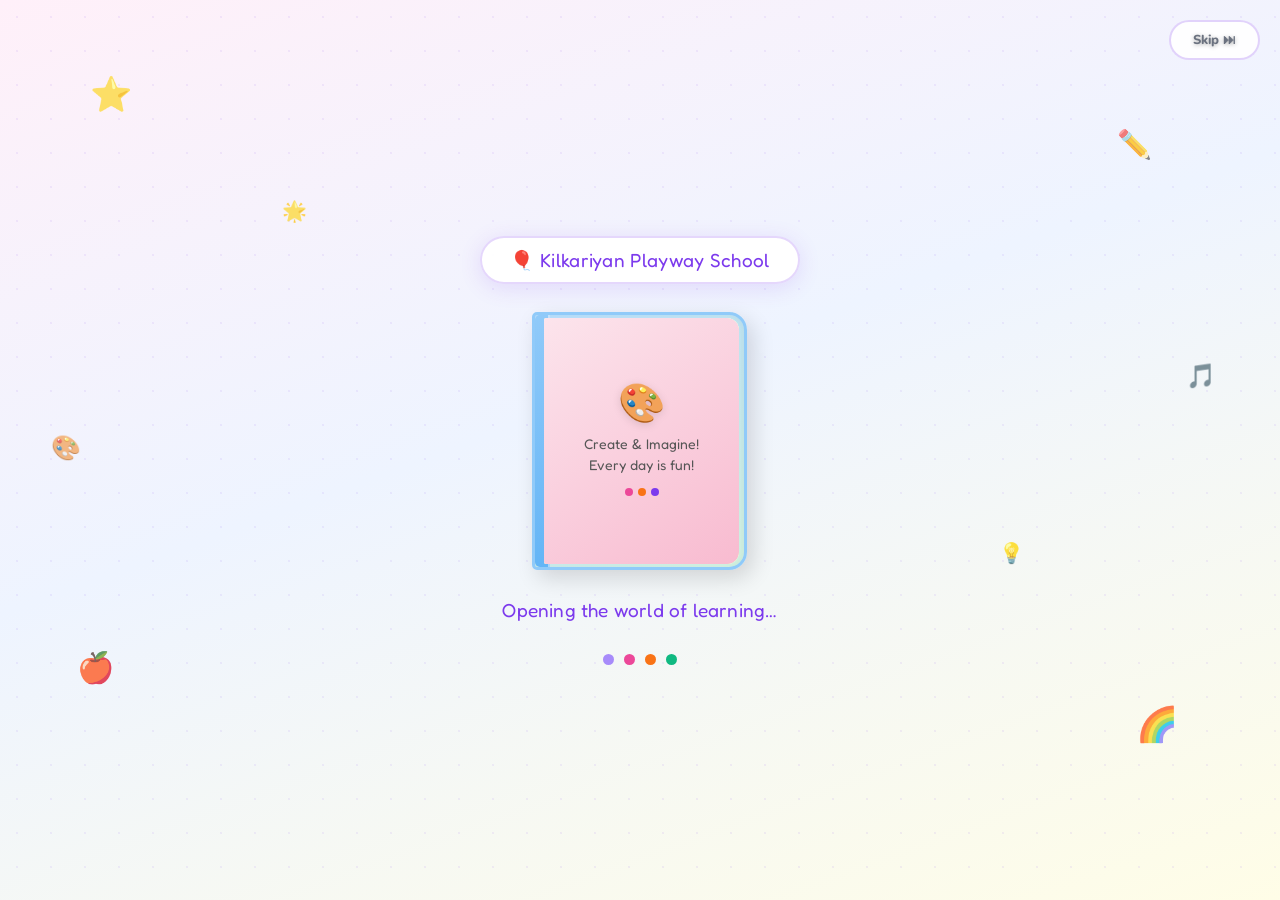
<file: kilkariyan.html>
<!DOCTYPE html>
<html lang="en">

<head>
  <meta charset="UTF-8" />
  <meta name="viewport" content="width=device-width, initial-scale=1.0" />
  <title>Kilkariyan Playway School — Where Learning Begins with Joy</title>
  <link href="https://fonts.googleapis.com/css2?family=Fredoka+One&family=Nunito:wght@400;600;700;800;900&display=swap"
    rel="stylesheet" />
  <link rel="stylesheet" href="kilkariyan/style.css" />
  <style>
    /* ── Entry screen only — variables & reset ─────────────────────────── */
    :root {
      --font-head: 'Fredoka One', cursive;
      --font-body: 'Nunito', sans-serif;
    }

    * {
      margin: 0;
      padding: 0;
      box-sizing: border-box;
    }

    html {
      scroll-behavior: smooth;
    }

    body {
      font-family: var(--font-body);
      overflow: hidden;
      background: #60B8F0;
    }

    /* Full-screen overlay */
    #entry {
      position: fixed;
      inset: 0;
      z-index: 1000;
      overflow: hidden;
      display: flex;
      align-items: center;
      justify-content: center;
      flex-direction: column;
      background: linear-gradient(160deg, #FFF0F9 0%, #EEF4FF 45%, #FFFDE7 100%);
      transition: opacity 0.65s ease;
    }

    /* Subtle polka-dot texture on the background */
    #entry::before {
      content: '';
      position: absolute;
      inset: 0;
      pointer-events: none;
      background-image: radial-gradient(circle, rgba(124, 58, 237, 0.08) 1.5px, transparent 1.5px);
      background-size: 34px 34px;
    }

    /* ── Skip button ─────────────────────────────────────────────────── */
    #skip-btn {
      position: absolute;
      top: 20px;
      right: 20px;
      z-index: 30;
      background: rgba(255, 255, 255, 0.9);
      border: 2px solid rgba(124, 58, 237, 0.22);
      border-radius: 999px;
      padding: 9px 22px;
      font-family: var(--font-body);
      font-size: 13px;
      font-weight: 800;
      color: #6B7280;
      cursor: pointer;
      transition: all 0.2s;
    }

    #skip-btn:hover {
      background: #fff;
      color: #374151;
      transform: scale(1.05);
      box-shadow: 0 4px 14px rgba(0, 0, 0, 0.1);
    }

    /* ── Floating decorative emojis in the background ────────────────── */
    .float-ele {
      position: absolute;
      pointer-events: none;
      opacity: 0.75;
      animation: floatDance var(--fdur, 4s) ease-in-out var(--fdelay, 0s) infinite;
    }

    @keyframes floatDance {

      0%,
      100% {
        transform: translateY(0) rotate(-5deg) scale(1);
      }

      40% {
        transform: translateY(-18px) rotate(5deg) scale(1.06);
      }

      70% {
        transform: translateY(-8px) rotate(-2deg) scale(0.96);
      }
    }

    /* ── Centre scene wrapper ─────────────────────────────────────────── */
    #book-scene {
      position: relative;
      display: flex;
      flex-direction: column;
      align-items: center;
      gap: clamp(14px, 3.5vh, 28px);
      z-index: 10;
    }

    /* School name pill above the book */
    #loader-badge {
      background: rgba(255, 255, 255, 0.95);
      border-radius: 999px;
      padding: 10px 28px;
      box-shadow: 0 4px 22px rgba(124, 58, 237, 0.14);
      border: 2px solid rgba(124, 58, 237, 0.2);
      font-family: var(--font-head);
      font-size: clamp(14px, 3.2vw, 19px);
      color: #7C3AED;
      letter-spacing: 0.3px;
      animation: popIn 0.6s cubic-bezier(0.34, 1.56, 0.64, 1) 0.1s both;
    }

    @keyframes popIn {
      from {
        opacity: 0;
        transform: scale(0.55) translateY(12px);
      }

      to {
        opacity: 1;
        transform: scale(1) translateY(0);
      }
    }

    /* ── 3-D book perspective container ─────────────────────────────── */
    #book-container {
      perspective: 950px;
      width: clamp(155px, 28vw, 215px);
      height: clamp(185px, 34vw, 258px);
      position: relative;
      animation: bookEntrance 0.7s cubic-bezier(0.34, 1.56, 0.64, 1) 0.2s both;
    }

    @keyframes bookEntrance {
      from {
        opacity: 0;
        transform: scale(0.45) translateY(28px);
      }

      to {
        opacity: 1;
        transform: scale(1) translateY(0);
      }
    }

    /* Inner book — keeps children in 3-D space */
    #book {
      width: 100%;
      height: 100%;
      position: relative;
      transform-style: preserve-3d;
    }

    /* ── Back cover (always visible beneath pages) ───────────────────── */
    .book-back {
      position: absolute;
      inset: 0;
      background: linear-gradient(145deg, #B8E0FF, #D5F5E3);
      border-radius: 5px 18px 18px 5px;
      border: 3px solid #90CAF9;
      box-shadow: 6px 8px 22px rgba(0, 0, 0, 0.14), inset -3px 0 9px rgba(0, 0, 0, 0.06);
    }

    /* Spine stripe on back cover */
    .book-back::after {
      content: '';
      position: absolute;
      left: 0;
      top: 0;
      bottom: 0;
      width: 15px;
      background: linear-gradient(180deg, #90CAF9, #64B5F6);
      border-radius: 5px 0 0 5px;
      border-right: 2px solid rgba(255, 255, 255, 0.45);
    }

    /* ── Page stack (sits between back cover and front cover) ─────── */
    .book-pages {
      position: absolute;
      left: 12px;
      top: 6px;
      width: calc(100% - 20px);
      height: calc(100% - 12px);
      overflow: hidden;
      border-radius: 2px 12px 12px 2px;
      background: #FFFEF5;
    }

    .page-flip {
      position: absolute;
      inset: 0;
      transform-origin: left center;
      border-radius: 2px 12px 12px 2px;
      display: flex;
      align-items: center;
      justify-content: center;
      flex-direction: column;
      gap: clamp(6px, 1.4vh, 10px);
      padding: 14px;
      opacity: 0;
    }

    /* Page 1 — Alphabet / reading theme */
    .page-flip:nth-child(1) {
      background: linear-gradient(145deg, #FFF9C4, #FFF0A0);
      animation: flipPageIn 0.55s cubic-bezier(0.25, 0.46, 0.45, 0.94) 1.0s forwards;
    }

    /* Page 2 — Numbers / maths theme */
    .page-flip:nth-child(2) {
      background: linear-gradient(145deg, #E8F5E9, #DCEDC8);
      animation: flipPageIn 0.55s cubic-bezier(0.25, 0.46, 0.45, 0.94) 1.75s forwards;
    }

    /* Page 3 — Art / creativity theme */
    .page-flip:nth-child(3) {
      background: linear-gradient(145deg, #FCE4EC, #F8BBD0);
      animation: flipPageIn 0.55s cubic-bezier(0.25, 0.46, 0.45, 0.94) 2.45s forwards;
    }

    /* Page slides in from the left like a real page flip */
    @keyframes flipPageIn {
      0% {
        opacity: 0;
        transform: rotateY(-88deg);
      }

      55% {
        transform: rotateY(6deg);
      }

      100% {
        opacity: 1;
        transform: rotateY(0deg);
      }
    }

    /* Content inside each page */
    .page-emoji {
      font-size: clamp(24px, 7vw, 38px);
      line-height: 1;
      filter: drop-shadow(0 2px 4px rgba(0, 0, 0, 0.12));
    }

    .page-text {
      font-family: var(--font-head);
      font-size: clamp(10px, 2.4vw, 14px);
      color: #555;
      text-align: center;
      line-height: 1.5;
    }

    /* Colourful dot row decoration inside pages */
    .page-dots {
      display: flex;
      gap: 5px;
      margin-top: 3px;
    }

    .page-dots span {
      display: inline-block;
      width: clamp(5px, 1.1vw, 8px);
      height: clamp(5px, 1.1vw, 8px);
      border-radius: 50%;
    }

    /* ── Front cover — the main animated element ───────────────────── */
    .book-cover {
      position: absolute;
      inset: 0;
      background: linear-gradient(150deg, #B794F4 0%, #7C3AED 45%, #5B21B6 100%);
      border-radius: 5px 18px 18px 5px;
      transform-origin: left center;
      animation: openCover 1.1s cubic-bezier(0.645, 0.045, 0.355, 1.000) 0.45s forwards;
      transform: rotateY(0deg);
      backface-visibility: hidden;
      z-index: 10;
      box-shadow: 5px 0 18px rgba(124, 58, 237, 0.4), inset -3px 0 12px rgba(0, 0, 0, 0.18);
      display: flex;
      flex-direction: column;
      align-items: center;
      justify-content: center;
      gap: 8px;
      padding: 18px;
      overflow: hidden;
    }

    @keyframes openCover {
      0% {
        transform: rotateY(0deg);
      }

      100% {
        transform: rotateY(-165deg);
      }
    }

    /* Left-edge spine stripe on the cover */
    .book-cover::before {
      content: '';
      position: absolute;
      left: 0;
      top: 0;
      bottom: 0;
      width: 15px;
      background: linear-gradient(180deg, #4C1D95, #3B0764);
      border-radius: 5px 0 0 5px;
    }

    /* Radial highlight on cover face */
    .book-cover::after {
      content: '';
      position: absolute;
      inset: 0;
      border-radius: inherit;
      background: radial-gradient(ellipse at 42% 32%, rgba(255, 255, 255, 0.18) 0%, transparent 62%);
    }

    /* Content on the cover */
    .cover-icon {
      font-size: clamp(30px, 9vw, 50px);
      filter: drop-shadow(0 4px 10px rgba(0, 0, 0, 0.32));
      position: relative;
      z-index: 1;
    }

    .cover-title {
      font-family: var(--font-head);
      font-size: clamp(11px, 2.7vw, 16px);
      color: rgba(255, 255, 255, 0.96);
      text-align: center;
      line-height: 1.35;
      position: relative;
      z-index: 1;
      text-shadow: 0 2px 8px rgba(0, 0, 0, 0.28);
    }

    .cover-stars {
      display: flex;
      gap: 5px;
      position: relative;
      z-index: 1;
      font-size: clamp(10px, 2vw, 15px);
    }

    /* ── Loading label and bouncing dots below the book ─────────────── */
    #loader-text {
      font-family: var(--font-head);
      font-size: clamp(13px, 3.2vw, 19px);
      color: #7C3AED;
      text-align: center;
      letter-spacing: 0.2px;
      animation: popIn 0.6s cubic-bezier(0.34, 1.56, 0.64, 1) 0.3s both;
    }

    #loader-dots {
      display: flex;
      gap: clamp(6px, 1.5vw, 10px);
      justify-content: center;
      margin-top: 5px;
    }

    .ldot {
      width: clamp(7px, 1.6vw, 11px);
      height: clamp(7px, 1.6vw, 11px);
      border-radius: 50%;
      animation: dotBounce 1.3s ease-in-out infinite;
    }

    .ldot:nth-child(1) {
      background: #A78BFA;
      animation-delay: 0s;
    }

    .ldot:nth-child(2) {
      background: #EC4899;
      animation-delay: 0.22s;
    }

    .ldot:nth-child(3) {
      background: #F97316;
      animation-delay: 0.44s;
    }

    .ldot:nth-child(4) {
      background: #10B981;
      animation-delay: 0.66s;
    }

    @keyframes dotBounce {

      0%,
      100% {
        transform: translateY(0);
        opacity: 0.55;
      }

      50% {
        transform: translateY(-9px);
        opacity: 1;
      }
    }

    /* ── Sparkle stars around the book ────────────────────────────────── */
    .sparkle {
      position: absolute;
      pointer-events: none;
      font-size: var(--ssz, 16px);
      animation: sparklePulse var(--sdur, 2.2s) ease-in-out var(--sdelay, 0s) infinite;
      opacity: 0;
    }

    @keyframes sparklePulse {

      0%,
      100% {
        opacity: 0;
        transform: scale(0.4) rotate(0deg);
      }

      50% {
        opacity: 0.9;
        transform: scale(1) rotate(180deg);
      }
    }
  </style>
</head>

<body>

  <!-- ══════════════════════════════════════════════════════════════════════
     BOOK LOADING SCREEN
     ══════════════════════════════════════════════════════════════════════ -->
  <div id="entry">

    <!-- Floating background decorations -->
    <span class="float-ele" style="top:8%;left:7%;font-size:clamp(22px,4vw,34px);--fdur:3.8s;--fdelay:0s;">⭐</span>
    <span class="float-ele"
      style="top:14%;right:10%;font-size:clamp(18px,3.5vw,28px);--fdur:4.4s;--fdelay:0.6s;">✏️</span>
    <span class="float-ele" style="top:72%;left:6%;font-size:clamp(20px,3.8vw,30px);--fdur:5s;--fdelay:0.3s;">🍎</span>
    <span class="float-ele" style="top:78%;right:8%;font-size:clamp(22px,4vw,34px);--fdur:3.6s;--fdelay:0.9s;">🌈</span>
    <span class="float-ele" style="top:48%;left:4%;font-size:clamp(16px,3vw,24px);--fdur:4.8s;--fdelay:1.2s;">🎨</span>
    <span class="float-ele" style="top:40%;right:5%;font-size:clamp(16px,3vw,24px);--fdur:4.2s;--fdelay:0.4s;">🎵</span>
    <span class="float-ele"
      style="top:22%;left:22%;font-size:clamp(14px,2.5vw,20px);--fdur:5.2s;--fdelay:1.5s;">🌟</span>
    <span class="float-ele"
      style="top:60%;right:20%;font-size:clamp(14px,2.5vw,20px);--fdur:3.9s;--fdelay:0.8s;">💡</span>

    <!-- Main book animation scene -->
    <div id="book-scene">

      <!-- School name badge above the book -->
      <div id="loader-badge">🎈 Kilkariyan Playway School</div>

      <!-- 3-D book container -->
      <div id="book-container">
        <div id="book">

          <!-- Static back cover -->
          <div class="book-back"></div>

          <!-- Pages that reveal sequentially as cover opens -->
          <div class="book-pages">

            <!-- Page 1: Reading / phonics theme -->
            <div class="page-flip">
              <div class="page-emoji">📖</div>
              <div class="page-text">A B C<br />Read & Explore!</div>
              <div class="page-dots">
                <span style="background:#A78BFA;"></span>
                <span style="background:#EC4899;"></span>
                <span style="background:#F97316;"></span>
              </div>
            </div>

            <!-- Page 2: Numbers / maths theme -->
            <div class="page-flip">
              <div class="page-emoji">🔢</div>
              <div class="page-text">1 2 3<br />Count & Discover!</div>
              <div class="page-dots">
                <span style="background:#10B981;"></span>
                <span style="background:#06B6D4;"></span>
                <span style="background:#EAB308;"></span>
              </div>
            </div>

            <!-- Page 3: Art / creativity theme -->
            <div class="page-flip">
              <div class="page-emoji">🎨</div>
              <div class="page-text">Create & Imagine!<br />Every day is fun!</div>
              <div class="page-dots">
                <span style="background:#EC4899;"></span>
                <span style="background:#F97316;"></span>
                <span style="background:#7C3AED;"></span>
              </div>
            </div>

          </div><!-- /.book-pages -->

          <!-- Front cover — animates open via CSS -->
          <div class="book-cover">
            <div class="cover-icon">📚</div>
            <div class="cover-title">Kilkariyan<br />Playway School</div>
            <div class="cover-stars">⭐ ✨ ⭐</div>
          </div>

        </div><!-- /#book -->
      </div><!-- /#book-container -->

      <!-- Label and loading dots below the book -->
      <div id="loader-text">Opening the world of learning…</div>
      <div id="loader-dots">
        <div class="ldot"></div>
        <div class="ldot"></div>
        <div class="ldot"></div>
        <div class="ldot"></div>
      </div>

    </div><!-- /#book-scene -->

    <!-- CSS sparkles scattered around the book -->
    <span class="sparkle" style="top:38%;left:28%;--ssz:20px;--sdur:2s;--sdelay:1.1s;">✨</span>
    <span class="sparkle" style="top:42%;right:27%;--ssz:16px;--sdur:2.4s;--sdelay:1.5s;">⭐</span>
    <span class="sparkle" style="top:28%;left:38%;--ssz:14px;--sdur:1.8s;--sdelay:0.8s;">✨</span>
    <span class="sparkle" style="top:60%;left:35%;--ssz:18px;--sdur:2.2s;--sdelay:1.8s;">🌟</span>
    <span class="sparkle" style="top:58%;right:34%;--ssz:15px;--sdur:2.6s;--sdelay:1.2s;">✨</span>
    <span class="sparkle" style="top:32%;right:36%;--ssz:12px;--sdur:2s;--sdelay:2s;">⭐</span>

    <!-- Skip button -->
    <button id="skip-btn">Skip ⏭</button>

  </div><!-- /#entry -->

  <!-- ══════════════════════════════════════════════════════════════════════
     HOMEPAGE — Rebuilt with professional .kk-* classes
     ══════════════════════════════════════════════════════════════════════ -->
  <div id="homepage">

    <!-- ─── Navigation ─────────────────────────────────────────────────── -->
    <nav class="kk-nav" id="kk-nav">
      <a href="#" class="kk-nav-logo">
        <span class="kk-nav-icon">🎈</span>
        <div>
          <span class="kk-nav-name">Kilkariyan</span>
          <span class="kk-nav-sub">Playway School</span>
        </div>
      </a>
      <div class="kk-nav-links">
        <a href="#features">Why Us</a>
        <a href="#about">About</a>
        <a href="#activities">Activities</a>
        <a href="#testimonials">Reviews</a>
        <a href="#contact">Contact</a>
        <a href="admission.html" class="kk-nav-cta">🌟 Enroll Now</a>
      </div>
    </nav>

    <!-- ─── Hero Section ───────────────────────────────────────────────── -->
    <section class="kk-hero" id="kk-hero">
      <div class="kk-hero-bg">
        <span class="float-item fi-1">⭐</span>
        <span class="float-item fi-2">🎨</span>
        <span class="float-item fi-3">📚</span>
        <span class="float-item fi-4">🌈</span>
        <span class="float-item fi-5">🎵</span>
        <span class="float-item fi-6">🎈</span>
        <span class="float-item fi-7">✏️</span>
        <span class="float-item fi-8">🌟</span>
      </div>
      <div class="kk-container">
        <div class="kk-hero-content">
          <div class="kk-hero-badge">🎈 Admissions Open 2025–26</div>
          <h1 class="kk-hero-title">Welcome to<br><span>Kilkariyan!</span></h1>
          <p class="kk-hero-sub">Where Learning Begins with Joy ✨</p>
          <p class="kk-hero-desc">At Kilkariyan Playway School, we nurture young minds with love, creativity and
            play-based learning — a joyful initiative of Zenith Convent School, Gorakhpur.</p>
          <div class="kk-hero-btns">
            <a href="admission.html" class="kk-btn-primary kk-btn-large">🌟 Start the Journey</a>
            <a href="#about" class="kk-btn-outline">Learn More →</a>
          </div>
        </div>
      </div>
      <div class="kk-hero-right">
        <div class="hero-scene">
          <span class="hero-sun">☀️</span>
          <span class="hero-tree">🌳</span>
          <span class="hero-kids">👧🧒👦</span>
        </div>
      </div>
    </section>

    <!-- ─── Scrolling Marquee Ribbon ───────────────────────────────────── -->
    <div class="kk-marquee">
      <div class="kk-marquee-inner">
        <span>✨ Admissions Open</span><span class="kk-marquee-dot">•</span>
        <span>🎨 Arts &amp; Crafts</span><span class="kk-marquee-dot">•</span>
        <span>⚽ Outdoor Play</span><span class="kk-marquee-dot">•</span>
        <span>🎵 Music &amp; Dance</span><span class="kk-marquee-dot">•</span>
        <span>📚 Phonics &amp; Reading</span><span class="kk-marquee-dot">•</span>
        <span>🌈 Fun Learning</span><span class="kk-marquee-dot">•</span>
        <span>🧩 STEM Activities</span><span class="kk-marquee-dot">•</span>
        <span>🤝 Safe Environment</span><span class="kk-marquee-dot">•</span>
        <!-- duplicate for seamless loop -->
        <span>✨ Admissions Open</span><span class="kk-marquee-dot">•</span>
        <span>🎨 Arts &amp; Crafts</span><span class="kk-marquee-dot">•</span>
        <span>⚽ Outdoor Play</span><span class="kk-marquee-dot">•</span>
        <span>🎵 Music &amp; Dance</span><span class="kk-marquee-dot">•</span>
        <span>📚 Phonics &amp; Reading</span><span class="kk-marquee-dot">•</span>
        <span>🌈 Fun Learning</span><span class="kk-marquee-dot">•</span>
        <span>🧩 STEM Activities</span><span class="kk-marquee-dot">•</span>
        <span>🤝 Safe Environment</span><span class="kk-marquee-dot">•</span>
      </div>
    </div>

    <!-- ─── Wave: Marquee → Features ───────────────────────────────────── -->
    <div class="kk-wave kk-wave-white">
      <svg viewBox="0 0 1440 100" preserveAspectRatio="none">
        <path d="M0,40 C240,90 480,0 720,50 C960,100 1200,10 1440,40 L1440,100 L0,100 Z" fill="currentColor" />
      </svg>
    </div>

    <!-- ─── Features Section ───────────────────────────────────────────── -->
    <section class="kk-about" id="features">
      <div class="kk-container">
        <div class="kk-section-header">
          <span class="kk-label">✨ Why Choose Us</span>
          <h2>Why Choose <span>Kilkariyan?</span></h2>
          <p>We believe every child deserves the very best start in life — filled with wonder, warmth and learning.</p>
        </div>
        <div class="kk-features-grid">
          <div class="kk-feature-card card-yellow">
            <span class="kk-feature-icon">🎨</span>
            <h3>Creative Learning</h3>
            <p>Art, craft, storytelling and imaginative play spark creativity in every child every day.</p>
          </div>
          <div class="kk-feature-card card-pink">
            <span class="kk-feature-icon">🤝</span>
            <h3>Safe &amp; Nurturing</h3>
            <p>A warm, loving environment where every child feels safe, seen and celebrated.</p>
          </div>
          <div class="kk-feature-card card-green">
            <span class="kk-feature-icon">🌱</span>
            <h3>Play-Based Approach</h3>
            <p>Research-backed play-based learning that makes education joyful and deeply effective.</p>
          </div>
          <div class="kk-feature-card card-blue">
            <span class="kk-feature-icon">🏆</span>
            <h3>Expert Educators</h3>
            <p>Trained, caring teachers who guide each child's unique journey with patience and love.</p>
          </div>
          <div class="kk-feature-card card-orange">
            <span class="kk-feature-icon">🌍</span>
            <h3>Holistic Development</h3>
            <p>Mind, body, heart and spirit — we nurture the whole child, not just academics.</p>
          </div>
          <div class="kk-feature-card card-purple">
            <span class="kk-feature-icon">👨‍👩‍👧</span>
            <h3>Family Partnership</h3>
            <p>We work closely with families because a child thrives when home and school walk together.</p>
          </div>
        </div>
      </div>
    </section>

    <!-- ─── Wave: Features → About ─────────────────────────────────────── -->
    <div class="kk-wave" style="background:#fff;color:#5C21A8;">
      <svg viewBox="0 0 1440 100" preserveAspectRatio="none">
        <path d="M0,60 C180,10 360,90 720,40 C1080,0 1260,80 1440,30 L1440,100 L0,100 Z" fill="currentColor" />
      </svg>
    </div>

    <!-- ─── About Section ──────────────────────────────────────────────── -->
    <section class="kk-about-desc" id="about">
      <div class="kk-container">
        <div class="kk-about-inner">
          <div class="kk-about-text">
            <h2>A Joyful Space Where Tiny Dreams Take Flight 🌟</h2>
            <p><strong>Kilkariyan Playway School</strong> is a joyful learning space under the banner of Zenith Convent
              School, Nandanagar, Gorakhpur — where young minds explore, create, and grow in an atmosphere filled with
              curiosity, laughter, and discovery.</p>
            <p>We believe that <strong>early childhood education should be a celebration of imagination</strong>. Our
              play-based curriculum is thoughtfully designed to nurture every child's natural love of learning — through
              stories, songs, games, and hands-on activities that build confidence, creativity, and essential life
              skills.</p>
            <div class="kk-stats">
              <div class="kk-stat">
                <span class="kk-stat-n">500+</span>
                <span class="kk-stat-l">Happy Children</span>
              </div>
              <div class="kk-stat">
                <span class="kk-stat-n">15+</span>
                <span class="kk-stat-l">Years</span>
              </div>
              <div class="kk-stat">
                <span class="kk-stat-n">98%</span>
                <span class="kk-stat-l">Satisfaction</span>
              </div>
            </div>
            <a href="admission.html" class="kk-btn-primary">Begin Their Journey →</a>
          </div>
          <div class="kk-about-card">
            <div class="kk-emoji-grid">
              <span>🎨</span><span>📚</span><span>🎵</span>
              <span>⚽</span><span>🧩</span><span>🌿</span>
              <span>🎭</span><span>🔢</span><span>🤝</span>
            </div>
            <blockquote>"At Kilkariyan, safety and emotional well-being come first. Our warm teachers ensure every
              child feels seen, heard, and celebrated."</blockquote>
            <cite>— Kilkariyan Philosophy</cite>
          </div>
        </div>
      </div>
    </section>

    <!-- ─── Wave: About → Activities ───────────────────────────────────── -->
    <div class="kk-wave" style="background:#5C21A8;color:var(--creme);">
      <svg viewBox="0 0 1440 100" preserveAspectRatio="none">
        <path d="M0,30 C360,80 720,10 1080,60 C1260,80 1380,30 1440,50 L1440,100 L0,100 Z" fill="currentColor" />
      </svg>
    </div>

    <!-- ─── Activities Section ─────────────────────────────────────────── -->
    <section class="kk-activities" id="activities">
      <div class="kk-container">
        <div class="kk-section-header">
          <span class="kk-label">🎯 Our Activities</span>
          <h2>A World of <span>Activities</span></h2>
          <p>A rich variety of activities to develop every dimension of your child's potential.</p>
        </div>
        <div class="kk-act-grid">
          <div class="kk-act-item" style="--c1:#7c3aed;--c2:#6d28d9;">
            <span class="kk-act-icon">📚</span>
            <h4>Phonics &amp; Reading</h4>
            <p>Early literacy with fun phonics</p>
          </div>
          <div class="kk-act-item" style="--c1:#ec4899;--c2:#db2777;">
            <span class="kk-act-icon">🎵</span>
            <h4>Music &amp; Rhymes</h4>
            <p>Songs and rhythms for language</p>
          </div>
          <div class="kk-act-item" style="--c1:#f97316;--c2:#ea580c;">
            <span class="kk-act-icon">🖌️</span>
            <h4>Art &amp; Craft</h4>
            <p>Creativity through hands-on art</p>
          </div>
          <div class="kk-act-item" style="--c1:#10b981;--c2:#059669;">
            <span class="kk-act-icon">⚽</span>
            <h4>Outdoor Play</h4>
            <p>Sports and active outdoor fun</p>
          </div>
          <div class="kk-act-item" style="--c1:#2563eb;--c2:#1d4ed8;">
            <span class="kk-act-icon">🔢</span>
            <h4>Number Fun</h4>
            <p>Maths through games and puzzles</p>
          </div>
          <div class="kk-act-item" style="--c1:#06b6d4;--c2:#0891b2;">
            <span class="kk-act-icon">🌿</span>
            <h4>Nature Walks</h4>
            <p>Exploring the world around us</p>
          </div>
          <div class="kk-act-item" style="--c1:#eab308;--c2:#ca8a04;">
            <span class="kk-act-icon">🎭</span>
            <h4>Drama &amp; Role Play</h4>
            <p>Building confidence on stage</p>
          </div>
          <div class="kk-act-item" style="--c1:#ef4444;--c2:#dc2626;">
            <span class="kk-act-icon">🧩</span>
            <h4>Puzzles &amp; STEM</h4>
            <p>Problem solving and curiosity</p>
          </div>
        </div>
      </div>
    </section>

    <!-- ─── Stats Bar ──────────────────────────────────────────────────── -->
    <section class="kk-stats-bar">
      <div class="kk-confetti">
        <i style="top:15%;left:8%;--cc:#FFD93D;--sz:10px;--dur:8s;--del:0s;"></i>
        <i style="top:25%;left:22%;--cc:#FF6BB5;--sz:6px;--dur:11s;--del:-3s;"></i>
        <i style="top:40%;left:45%;--cc:#6BCB77;--sz:8px;--dur:9s;--del:-1.5s;"></i>
        <i style="top:10%;right:15%;--cc:#4D96FF;--sz:12px;--dur:10s;--del:-5s;"></i>
        <i style="top:60%;right:30%;--cc:#FF9500;--sz:7px;--dur:13s;--del:-2s;--br:2px;"></i>
        <i style="top:50%;left:70%;--cc:#BB86FC;--sz:9px;--dur:7s;--del:-4s;"></i>
      </div>
      <div class="kk-stats-grid">
        <div class="kk-stat-item">
          <div class="kk-stat-num">500+</div>
          <div class="kk-stat-label">Happy Children</div>
        </div>
        <div class="kk-stat-item">
          <div class="kk-stat-num">15+</div>
          <div class="kk-stat-label">Years of Excellence</div>
        </div>
        <div class="kk-stat-item">
          <div class="kk-stat-num">98%</div>
          <div class="kk-stat-label">Parent Satisfaction</div>
        </div>
        <div class="kk-stat-item">
          <div class="kk-stat-num">20+</div>
          <div class="kk-stat-label">Expert Teachers</div>
        </div>
      </div>
    </section>

    <!-- ─── Wave: Stats → Testimonials ─────────────────────────────────── -->
    <div class="kk-wave" style="background:linear-gradient(135deg,#7C3AED,#2563EB);color:var(--creme);">
      <svg viewBox="0 0 1440 100" preserveAspectRatio="none">
        <path d="M0,50 C360,0 720,90 1080,30 C1260,10 1380,60 1440,40 L1440,100 L0,100 Z" fill="currentColor" />
      </svg>
    </div>

    <!-- ─── Testimonials Section ───────────────────────────────────────── -->
    <section class="kk-testimonials" id="testimonials">
      <div class="kk-container">
        <div class="kk-section-header">
          <span class="kk-label">💬 Parent Reviews</span>
          <h2>What Parents <span>Say</span></h2>
          <p>Hear from the families who trust us with their most precious ones.</p>
        </div>
        <div class="kk-test-grid">
          <div class="kk-test-card" style="--tc:#FF7043;">
            <div class="kk-test-stars">⭐⭐⭐⭐⭐</div>
            <p>"My daughter absolutely loves going to school now. She comes home singing, painting and laughing every
              day. Kilkariyan has truly transformed her love for learning!"</p>
            <div class="kk-test-author">Priya Sharma</div>
            <div class="kk-test-role">Parent of a 4-year-old student</div>
          </div>
          <div class="kk-test-card" style="--tc:#A855F7;">
            <div class="kk-test-stars">⭐⭐⭐⭐⭐</div>
            <p>"The teachers here are so warm and caring. My son was shy when he joined, but within a month he was
              performing on stage. The transformation is unbelievable!"</p>
            <div class="kk-test-author">Rajesh Gupta</div>
            <div class="kk-test-role">Parent of a 5-year-old student</div>
          </div>
          <div class="kk-test-card" style="--tc:#06B6D4;">
            <div class="kk-test-stars">⭐⭐⭐⭐⭐</div>
            <p>"Best decision we ever made. The play-based approach here is exactly what young children need. Our kids
              are happy, creative and confident. Highly recommended!"</p>
            <div class="kk-test-author">Anita Verma</div>
            <div class="kk-test-role">Parent of twin students</div>
          </div>
        </div>
      </div>
    </section>

    <!-- ─── Wave: Testimonials → CTA ───────────────────────────────────── -->
    <div class="kk-wave" style="background:var(--creme);color:#FF6B35;">
      <svg viewBox="0 0 1440 100" preserveAspectRatio="none">
        <path d="M0,70 C240,20 480,80 720,30 C960,0 1200,50 1440,20 L1440,100 L0,100 Z" fill="currentColor" />
      </svg>
    </div>

    <!-- ─── CTA Section ────────────────────────────────────────────────── -->
    <section class="kk-cta">
      <div class="kk-cta-deco">
        <div class="kk-confetti">
          <i style="top:10%;left:5%;--cc:#fff;--sz:10px;--dur:9s;--del:0s;"></i>
          <i style="top:30%;left:20%;--cc:rgba(255,255,255,0.8);--sz:6px;--dur:12s;--del:-2s;"></i>
          <i style="top:50%;right:10%;--cc:#fff;--sz:8px;--dur:10s;--del:-4s;"></i>
          <i style="top:20%;right:25%;--cc:rgba(255,255,255,0.6);--sz:12px;--dur:7s;--del:-1s;--br:2px;"></i>
          <i style="top:60%;left:40%;--cc:#fff;--sz:7px;--dur:11s;--del:-3s;"></i>
        </div>
      </div>
      <div class="kk-container" style="position:relative;">
        <h2>Come Join Our Family! <span>🎈</span></h2>
        <p class="kk-cta-sub">Give your child the best start in life — admissions are now open.</p>
        <a href="admission.html" class="kk-btn-primary kk-btn-large">🌟 Enroll Now</a>
        <p class="kk-cta-note">Visit us at Zenith Convent School, Nandanagar, Gorakhpur · Mon–Sat 8AM – 2PM</p>
      </div>
    </section>

    <!-- ─── Wave: CTA → Contact ────────────────────────────────────────── -->
    <div class="kk-wave" style="background:linear-gradient(135deg,#FF6B35 0%,#FF9A3C 50%,#FFD93D 100%);color:#fff;">
      <svg viewBox="0 0 1440 100" preserveAspectRatio="none">
        <path d="M0,40 C360,90 720,0 1080,60 C1260,80 1380,20 1440,50 L1440,100 L0,100 Z" fill="currentColor" />
      </svg>
    </div>

    <!-- ─── Contact Section ────────────────────────────────────────────── -->
    <section class="kk-contact" id="contact">
      <div class="kk-container">
        <div class="kk-section-header">
          <span class="kk-label">📞 Get In Touch</span>
          <h2>Contact <span>Us</span></h2>
          <p>We'd love to hear from you! Reach out for admissions, visits, or any questions.</p>
        </div>
        <div class="kk-contact-grid">
          <div class="kk-contact-card">
            <div class="kk-contact-icon">📍</div>
            <h4>Our Location</h4>
            <p>Zenith Convent School</p>
            <p>Nandanagar, Gorakhpur, UP</p>
          </div>
          <div class="kk-contact-card">
            <div class="kk-contact-icon">🕘</div>
            <h4>School Hours</h4>
            <p>Monday – Saturday</p>
            <p>8:00 AM – 2:00 PM</p>
          </div>
          <div class="kk-contact-card">
            <div class="kk-contact-icon">📞</div>
            <h4>Call Us</h4>
            <p>Enquire about admissions</p>
            <a href="tel:+919876543210">Call Now →</a>
          </div>
          <div class="kk-contact-card">
            <div class="kk-contact-icon">🏫</div>
            <h4>Visit Campus</h4>
            <p>Schedule a campus tour</p>
            <a href="admission.html">Book a Visit →</a>
          </div>
        </div>
        <div class="kk-back-zcs">
          <p>🏫 Kilkariyan is a proud initiative of <strong>Zenith Convent School</strong></p>
          <a href="index.html" class="kk-back-btn">🌐 Visit Zenith Convent School</a>
        </div>
      </div>
    </section>

    <!-- ─── Footer ─────────────────────────────────────────────────────── -->
    <footer class="kk-footer">
      <div class="kk-footer-inner">
        <div class="kk-footer-logo">🎈 Kilkariyan Playway School</div>
        <p>A joyful initiative of Zenith Convent School, Nandanagar, Gorakhpur, Uttar Pradesh</p>
        <p class="kk-footer-small">Made with ❤️ for little learners · © 2025 Kilkariyan Playway School. All rights
          reserved.</p>
      </div>
    </footer>

  </div><!-- /#homepage -->

  <!-- ══════════════════════════════════════════════════════════════════════
     JAVASCRIPT
     • doTransition()  — fades #entry out, expands #homepage in.
     • startHomepage() — scroll-reveal, card hover tones.
     • Auto-triggers after ANIM_DURATION ms; skip button also calls it.
     ══════════════════════════════════════════════════════════════════════ -->
  <script>
    /* ── Constants ───────────────────────────────────────────────────── */
    const ANIM_DURATION = 3600;

    /* ── State guard ────────────────────────────────────────────────── */
    let transitioning = false;

    /* ══ AUDIO ══════════════════════════════════════════════════════════ */
    let AC = null;
    function getAC() {
      if (!AC) AC = new (window.AudioContext || window.webkitAudioContext)();
      if (AC.state === 'suspended') AC.resume();
      return AC;
    }
    function playTone(freqs, type = 'sine', vol = 0.18, dur = 0.3) {
      try {
        const ctx = getAC();
        freqs.forEach((f, i) => {
          const o = ctx.createOscillator(), g = ctx.createGain();
          o.connect(g); g.connect(ctx.destination);
          o.type = type; o.frequency.value = f;
          const t0 = ctx.currentTime + i * 0.09;
          g.gain.setValueAtTime(0, t0);
          g.gain.linearRampToValueAtTime(vol, t0 + 0.02);
          g.gain.exponentialRampToValueAtTime(0.001, t0 + dur);
          o.start(t0); o.stop(t0 + dur + 0.05);
        });
      } catch (e) { }
    }

    /* ── Transition: loading screen → homepage ──────────────────────── */
    function doTransition() {
      if (transitioning) return;
      transitioning = true;

      const entry = document.getElementById('entry');
      const hp = document.getElementById('homepage');

      /* 1. Fade out the loading screen */
      entry.style.transition = 'opacity 0.55s ease';
      entry.style.opacity = '0';

      /* 2. Scale + fade the homepage in from the centre */
      hp.style.transition = 'transform 0.65s cubic-bezier(0.4,0,0.2,1), opacity 0.55s ease, border-radius 0.7s ease';
      hp.style.transformOrigin = 'center center';
      hp.style.transform = 'scale(1)';
      hp.style.opacity = '1';
      hp.style.borderRadius = '0%';
      hp.style.pointerEvents = 'auto';

      /* 3. After transition, remove entry and unlock scrolling */
      setTimeout(() => {
        entry.style.display = 'none';
        document.body.style.overflow = 'auto';
        document.body.style.overflowX = 'hidden';
        startHomepage();
      }, 700);
    }

    /* ── Auto-trigger after animation completes ─────────────────────── */
    const autoTimer = setTimeout(doTransition, ANIM_DURATION);

    /* ── Skip button ────────────────────────────────────────────────── */
    document.getElementById('skip-btn').addEventListener('click', () => {
      clearTimeout(autoTimer);
      doTransition();
    });

    /* ── Homepage initialisation ────────────────────────────────────── */
    function startHomepage() {

      /* Card hover tones */
      document.querySelectorAll('.kk-feature-card, .kk-act-item, .kk-contact-card').forEach(el => {
        el.addEventListener('mouseenter', () => playTone([440 + Math.random() * 120], 'sine', 0.05, 0.15));
      });

      /* Scroll-reveal animation */
      const observer = new IntersectionObserver((entries) => {
        entries.forEach(entry => {
          if (entry.isIntersecting) {
            entry.target.classList.add('revealed');
            observer.unobserve(entry.target);
          }
        });
      }, { threshold: 0.12, rootMargin: '0px 0px -40px 0px' });

      document.querySelectorAll(
        '.kk-feature-card, .kk-act-item, .kk-stat-item, .kk-contact-card, .kk-test-card, .kk-section-header'
      ).forEach(el => {
        el.classList.add('reveal-on-scroll');
        observer.observe(el);
      });

      /* Smooth nav scroll for anchor links */
      document.querySelectorAll('.kk-nav-links a[href^="#"]').forEach(a => {
        a.addEventListener('click', (e) => {
          e.preventDefault();
          const target = document.querySelector(a.getAttribute('href'));
          if (target) {
            target.scrollIntoView({ behavior: 'smooth', block: 'start' });
          }
        });
      });
    }
  </script>
</body>

</html>
</file>
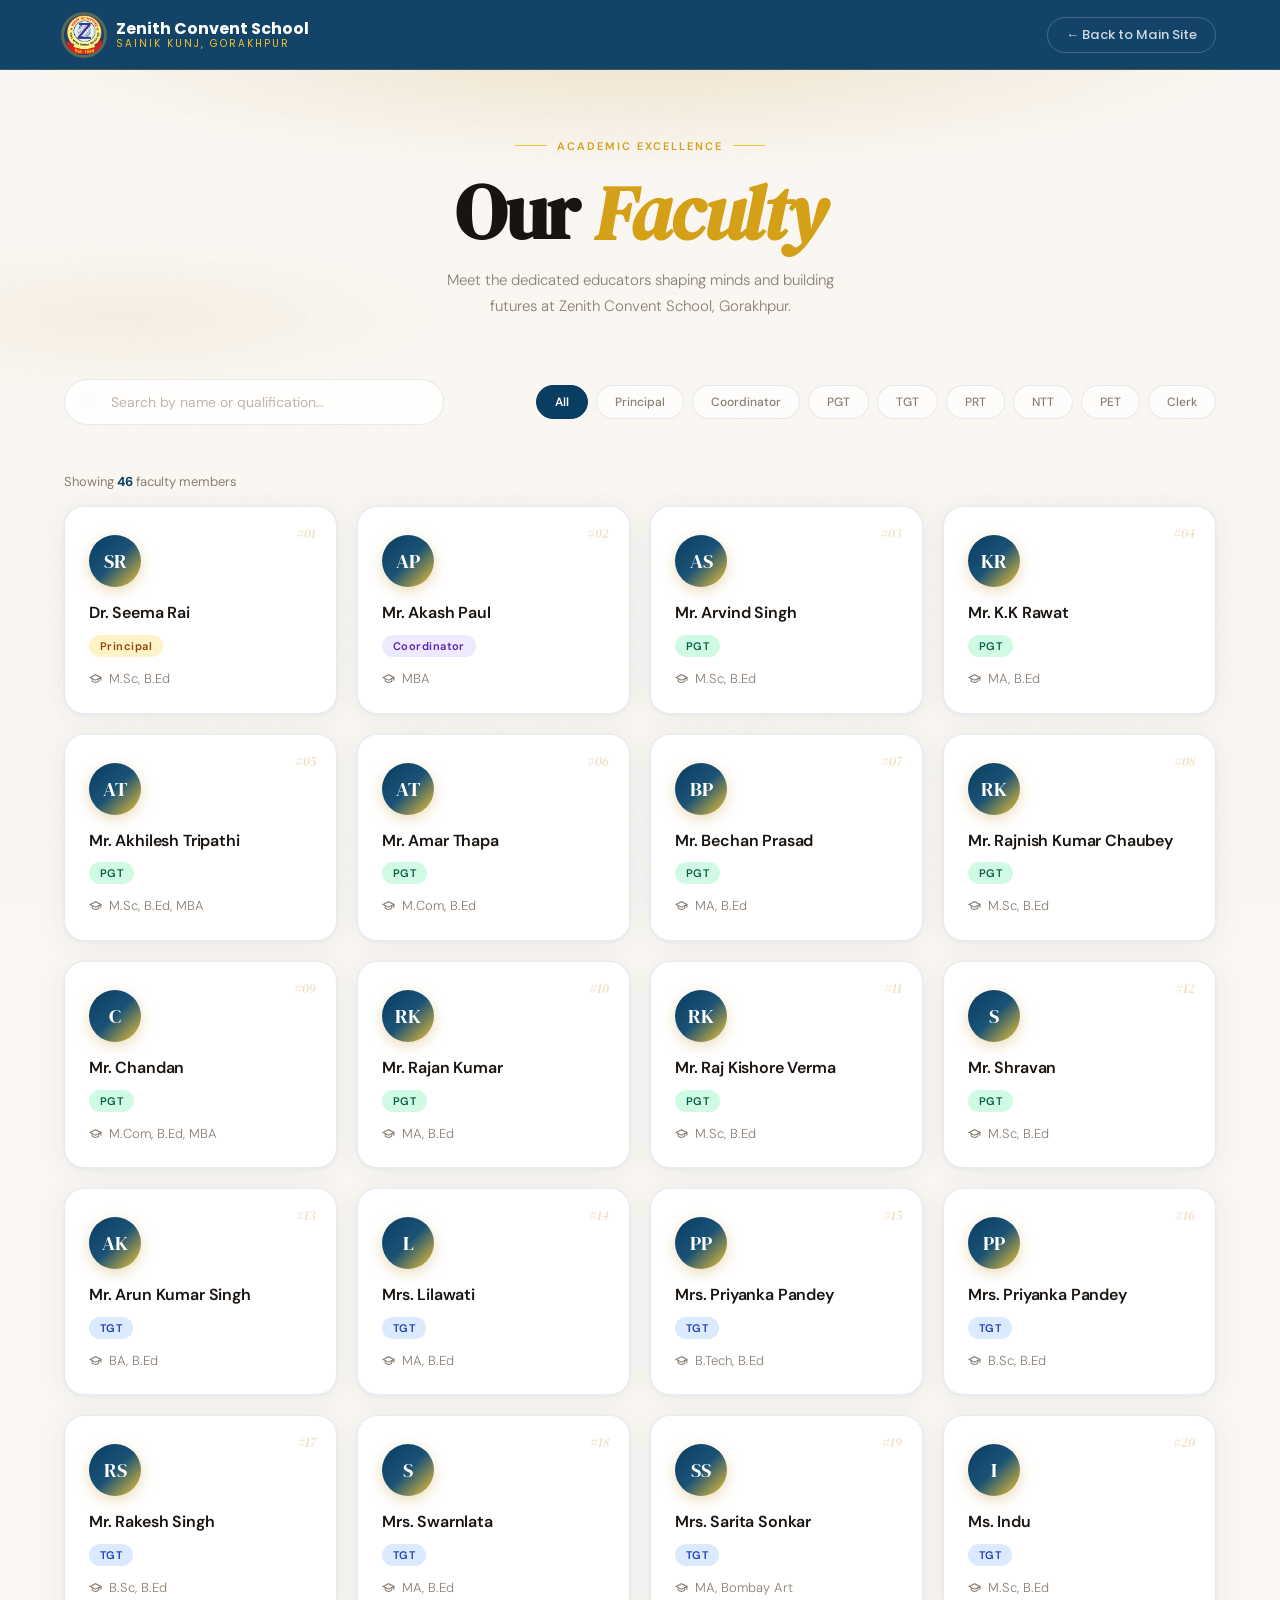
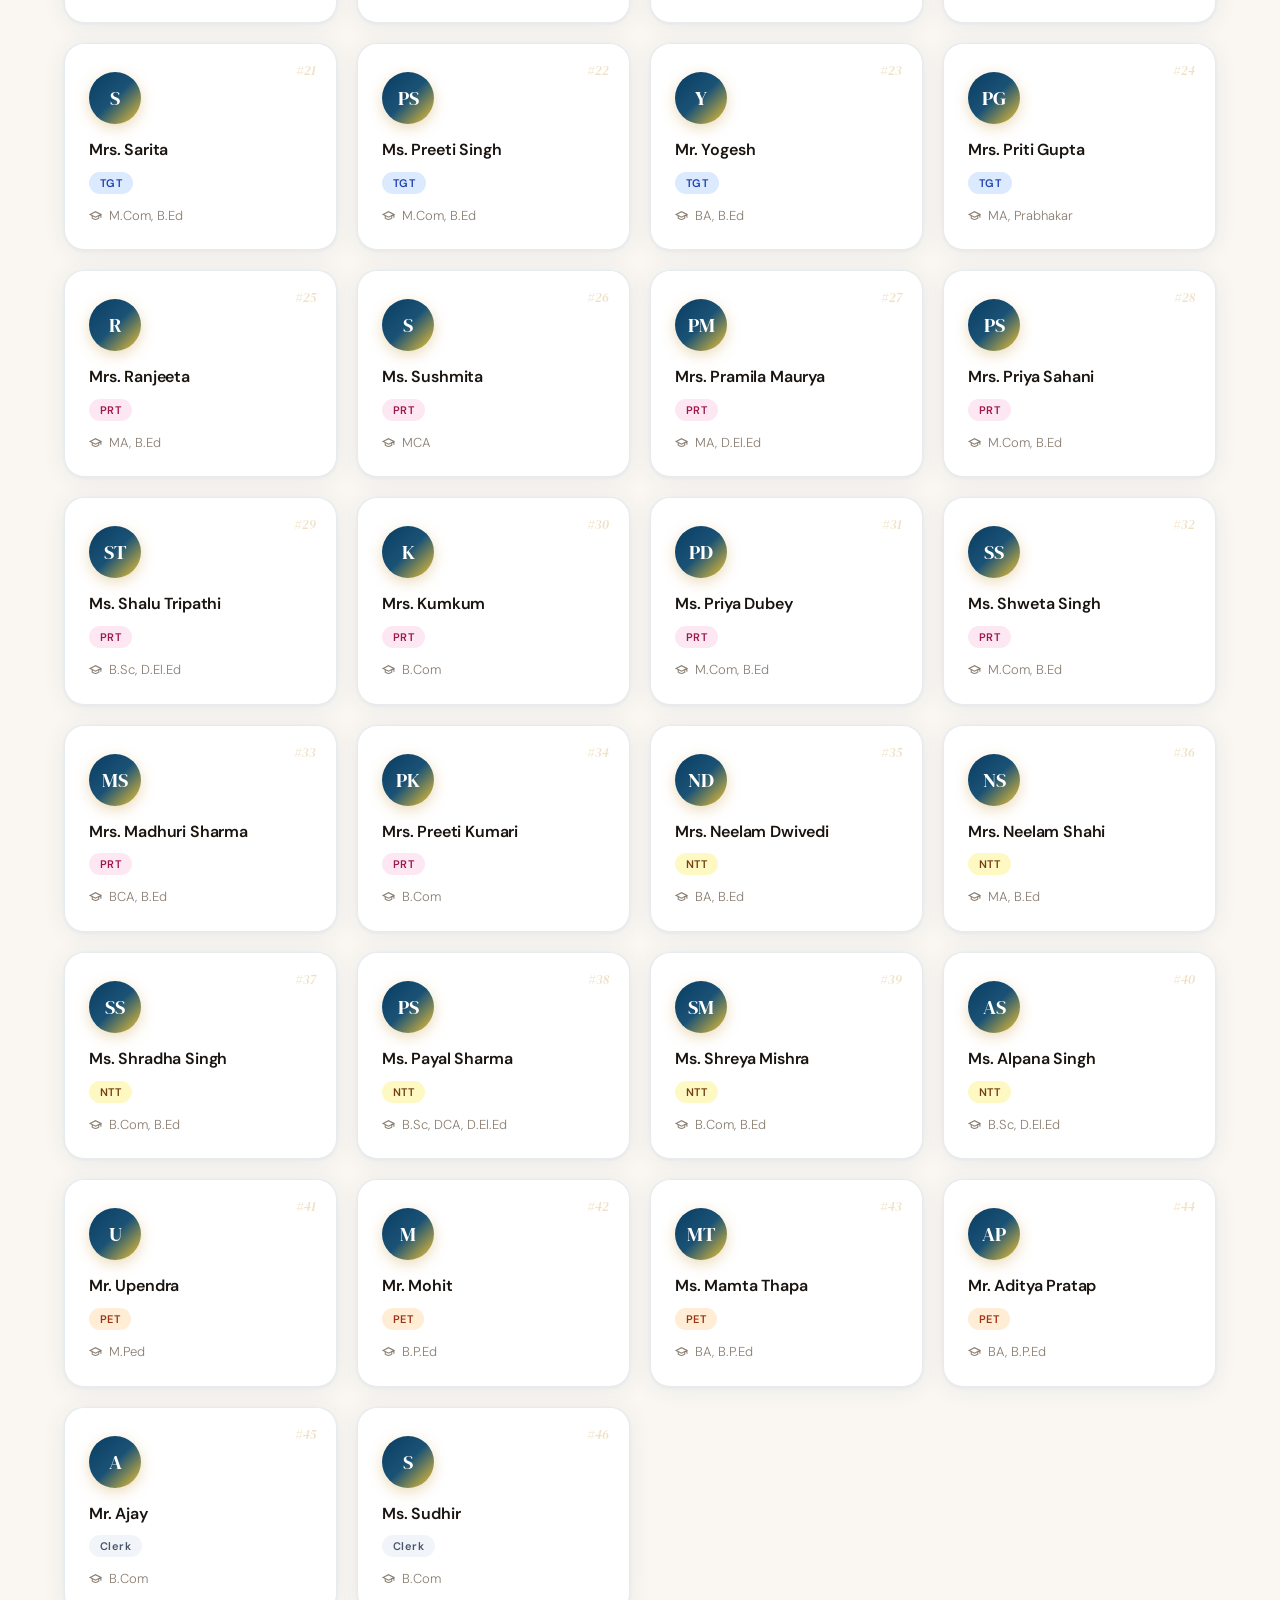
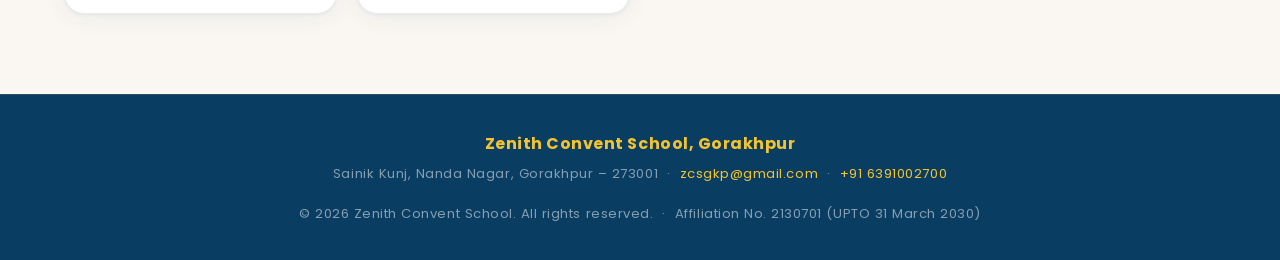
<file: Tabs/faculty.html>
<!DOCTYPE html>
<html lang="en">
<head>
<meta charset="UTF-8">
<meta name="viewport" content="width=device-width, initial-scale=1.0">
<title>Our Faculty — Zenith Convent School, Gorakhpur</title>
<meta name="description" content="Meet the dedicated faculty and teaching staff of Zenith Convent School, Gorakhpur – trained and experienced educators shaping young minds.">
<link href="https://fonts.googleapis.com/css2?family=Poppins:wght@300;400;500;600;700;800&family=DM+Serif+Display:ital@0;1&family=DM+Sans:wght@300;400;500;600&display=swap" rel="stylesheet">
<style>
  *, *::before, *::after { box-sizing: border-box; margin: 0; padding: 0; }

  :root {
    --blue:       #0A3D62;
    --blue-mid:   #1a5276;
    --cream: #FAF7F2;
    --ink: #1A1410;
    --gold: #F4C430;
    --gold-deep: #d4a017;
    --gold-light: #F0C040;
    --muted: #8A7E72;
    --card-bg: #FFFFFF;
    --border: rgba(10,61,98,0.10);
    --shadow: 0 2px 24px rgba(10,61,98,0.07), 0 1px 4px rgba(10,61,98,0.05);
    --shadow-hover: 0 12px 40px rgba(10,61,98,0.13), 0 2px 8px rgba(244,196,48,0.15);
    --nav-h: 70px;
  }

  /* ── ZCS NAVBAR ── */
  .zcs-nav {
    position: fixed;
    top: 0; left: 0; right: 0;
    z-index: 1000;
    height: var(--nav-h);
    background: rgba(10,61,98,0.96);
    backdrop-filter: blur(16px);
    border-bottom: 1px solid rgba(244,196,48,0.2);
    display: flex;
    align-items: center;
    justify-content: space-between;
    padding: 0 5%;
    font-family: 'Poppins', sans-serif;
  }
  .zcs-nav-logo {
    display: flex;
    align-items: center;
    gap: 12px;
    text-decoration: none;
  }
  .zcs-nav-logo img {
    width: 40px; height: 40px;
    border-radius: 50%;
    object-fit: cover;
    box-shadow: 0 0 0 3px rgba(244,196,48,0.3);
  }
  .zcs-nav-logo .name {
    color: white;
    font-weight: 700;
    font-size: 1rem;
    line-height: 1.2;
  }
  .zcs-nav-logo .name span {
    display: block;
    color: var(--gold);
    font-size: 0.62rem;
    font-weight: 400;
    letter-spacing: 2px;
    text-transform: uppercase;
  }
  .zcs-nav-back {
    display: inline-flex;
    align-items: center;
    gap: 8px;
    color: rgba(255,255,255,0.8);
    font-size: 0.82rem;
    font-weight: 500;
    text-decoration: none;
    padding: 7px 18px;
    border-radius: 50px;
    border: 1px solid rgba(255,255,255,0.2);
    transition: all 0.2s;
  }
  .zcs-nav-back:hover {
    background: rgba(244,196,48,0.15);
    border-color: var(--gold);
    color: var(--gold);
  }

  html { scroll-behavior: smooth; }

  body {
    font-family: 'DM Sans', sans-serif;
    background: var(--cream);
    color: var(--ink);
    min-height: 100vh;
    overflow-x: hidden;
    padding-top: var(--nav-h);
  }

  /* ─── Noise overlay ─── */
  body::before {
    content: '';
    position: fixed; inset: 0;
    background-image: url("data:image/svg+xml,%3Csvg viewBox='0 0 256 256' xmlns='http://www.w3.org/2000/svg'%3E%3Cfilter id='n'%3E%3CfeTurbulence type='fractalNoise' baseFrequency='0.9' numOctaves='4' stitchTiles='stitch'/%3E%3C/filter%3E%3Crect width='100%25' height='100%25' filter='url(%23n)' opacity='0.035'/%3E%3C/svg%3E");
    pointer-events: none; z-index: 0; opacity: .5;
  }

  /* ─── Hero Header ─── */
  header {
    position: relative;
    padding: 60px 24px 60px;
    text-align: center;
    overflow: hidden;
  }

  header::before {
    content: '';
    position: absolute; inset: 0;
    background:
      radial-gradient(ellipse 70% 60% at 50% -10%, rgba(201,151,58,0.22) 0%, transparent 70%),
      radial-gradient(ellipse 40% 40% at 10% 80%, rgba(201,151,58,0.09) 0%, transparent 60%);
    pointer-events: none;
  }

  .header-eyebrow {
    display: inline-flex; align-items: center; gap: 10px;
    font-size: 11px; font-weight: 600; letter-spacing: 0.18em;
    text-transform: uppercase; color: var(--gold);
    margin-bottom: 20px;
  }
  .header-eyebrow::before, .header-eyebrow::after {
    content: ''; display: block;
    width: 32px; height: 1px; background: var(--gold-light);
  }

  header h1 {
    font-family: 'DM Serif Display', serif;
    font-size: clamp(42px, 7vw, 76px);
    line-height: 1.05;
    letter-spacing: -0.02em;
    color: var(--ink);
  }
  header h1 em {
    font-style: italic; color: var(--gold);
  }

  header p {
    margin-top: 16px;
    font-size: 15px; font-weight: 300;
    color: var(--muted); max-width: 420px; margin-inline: auto;
    line-height: 1.7;
  }

  /* ─── Controls ─── */
  .controls {
    position: relative; z-index: 2;
    max-width: 1200px; margin: 0 auto 48px;
    padding: 0 24px;
    display: flex; flex-wrap: wrap; gap: 12px;
    align-items: center; justify-content: space-between;
  }

  .search-wrap {
    position: relative; flex: 1; min-width: 240px; max-width: 380px;
  }
  .search-wrap svg {
    position: absolute; left: 16px; top: 50%; transform: translateY(-50%);
    color: var(--muted); pointer-events: none;
  }
  #searchInput {
    width: 100%; padding: 13px 18px 13px 46px;
    border: 1.5px solid var(--border);
    border-radius: 50px;
    background: rgba(255,255,255,0.85);
    font-family: 'DM Sans', sans-serif;
    font-size: 14px; color: var(--ink);
    outline: none;
    transition: border-color .2s, box-shadow .2s;
    backdrop-filter: blur(8px);
  }
  #searchInput:focus {
    border-color: var(--gold);
    box-shadow: 0 0 0 3px rgba(201,151,58,0.12);
  }
  #searchInput::placeholder { color: #BFB6AC; }

  .filter-pills {
    display: flex; flex-wrap: wrap; gap: 8px;
  }
  .pill {
    padding: 8px 18px;
    border-radius: 50px;
    border: 1.5px solid var(--border);
    background: rgba(255,255,255,0.7);
    font-family: 'DM Sans', sans-serif;
    font-size: 12px; font-weight: 500;
    color: var(--muted); cursor: pointer;
    transition: all .2s;
    backdrop-filter: blur(8px);
  }
  .pill:hover { border-color: var(--gold); color: var(--gold); }
  .pill.active {
    background: var(--gold); border-color: var(--gold);
    color: #fff; font-weight: 600;
  }

  /* ─── Stats bar ─── */
  .stats-bar {
    max-width: 1200px; margin: 0 auto 16px;
    padding: 0 24px;
    font-size: 13px; color: var(--muted);
  }
  #resultCount { color: var(--gold); font-weight: 600; }

  /* ─── Grid ─── */
  .grid {
    position: relative; z-index: 1;
    max-width: 1200px; margin: 0 auto;
    padding: 0 24px 80px;
    display: grid;
    grid-template-columns: repeat(auto-fill, minmax(260px, 1fr));
    gap: 20px;
  }

  /* ─── Card ─── */
  .card {
    background: var(--card-bg);
    border: 1px solid var(--border);
    border-radius: 20px;
    padding: 28px 24px 24px;
    position: relative; overflow: hidden;
    cursor: default;
    box-shadow: var(--shadow);
    transition: transform .3s cubic-bezier(.34,1.56,.64,1), box-shadow .3s ease, border-color .3s;
    animation: fadeUp .5s ease both;
  }
  .card:hover {
    transform: translateY(-6px) scale(1.012);
    box-shadow: var(--shadow-hover);
    border-color: rgba(201,151,58,0.35);
  }

  /* Accent line */
  .card::before {
    content: '';
    position: absolute; top: 0; left: 0; right: 0;
    height: 3px;
    background: linear-gradient(90deg, var(--gold), var(--gold-light));
    transform: scaleX(0); transform-origin: left;
    transition: transform .35s ease;
  }
  .card:hover::before { transform: scaleX(1); }

  /* Serial number watermark */
  .card-num {
    position: absolute; top: 18px; right: 20px;
    font-family: 'DM Serif Display', serif;
    font-size: 13px; color: rgba(201,151,58,0.3);
    font-style: italic;
  }

  /* Avatar */
  .avatar {
    width: 52px; height: 52px;
    border-radius: 50%;
    background: linear-gradient(135deg, var(--gold) 0%, var(--gold-light) 100%);
    display: flex; align-items: center; justify-content: center;
    font-family: 'DM Serif Display', serif;
    font-size: 20px; color: #fff;
    margin-bottom: 16px;
    flex-shrink: 0;
    box-shadow: 0 4px 14px rgba(201,151,58,0.35);
  }

  .card-name {
    font-size: 16px; font-weight: 600;
    line-height: 1.3; color: var(--ink);
    margin-bottom: 10px;
    letter-spacing: -0.01em;
  }

  .badge {
    display: inline-block;
    padding: 4px 11px;
    border-radius: 50px;
    font-size: 11px; font-weight: 600;
    letter-spacing: 0.04em;
    margin-bottom: 12px;
  }
  /* Designation-specific badge colors */
  .badge-principal  { background: #FEF3C7; color: #92400E; }
  .badge-coordinator{ background: #EDE9FE; color: #5B21B6; }
  .badge-pgt        { background: #D1FAE5; color: #065F46; }
  .badge-tgt        { background: #DBEAFE; color: #1E40AF; }
  .badge-prt        { background: #FCE7F3; color: #9D174D; }
  .badge-ntt        { background: #FEF9C3; color: #713F12; }
  .badge-pet        { background: #FFEDD5; color: #9A3412; }
  .badge-clerk      { background: #F1F5F9; color: #475569; }

  .card-qual {
    display: flex; align-items: flex-start; gap: 7px;
    font-size: 13px; color: var(--muted); font-weight: 300;
    line-height: 1.5;
  }
  .card-qual svg { flex-shrink: 0; margin-top: 3px; }

  /* Hidden cards */
  .card.hidden {
    display: none;
  }

  /* ─── No results ─── */
  .no-results {
    grid-column: 1/-1;
    text-align: center; padding: 80px 20px;
    display: none;
  }
  .no-results.show { display: block; }
  .no-results-icon {
    font-family: 'DM Serif Display', serif;
    font-size: 64px; opacity: .15; color: var(--gold);
  }
  .no-results p { color: var(--muted); margin-top: 12px; font-size: 15px; }

  /* ─── Footer ─── */
  footer {
    text-align: center; padding: 32px;
    border-top: 1px solid var(--border);
    font-size: 12px; color: #C0B9B1;
    letter-spacing: 0.04em;
  }

  /* ─── Animation ─── */
  @keyframes fadeUp {
    from { opacity: 0; transform: translateY(24px); }
    to   { opacity: 1; transform: translateY(0); }
  }
  .card:nth-child(1)  { animation-delay:.04s }
  .card:nth-child(2)  { animation-delay:.07s }
  .card:nth-child(3)  { animation-delay:.10s }
  .card:nth-child(4)  { animation-delay:.13s }
  .card:nth-child(5)  { animation-delay:.16s }
  .card:nth-child(6)  { animation-delay:.19s }
  .card:nth-child(7)  { animation-delay:.22s }
  .card:nth-child(8)  { animation-delay:.25s }
  .card:nth-child(9)  { animation-delay:.27s }
  .card:nth-child(10) { animation-delay:.29s }
  .card:nth-child(n+11){ animation-delay:.32s }

  /* ─── Responsive ─── */
  @media (max-width: 600px) {
    .controls { flex-direction: column; align-items: stretch; }
    .search-wrap { max-width: 100%; }
    .grid { grid-template-columns: 1fr; gap: 14px; }
  }

  /* ─── ZCS Footer ─── */
  .zcs-footer {
    background: var(--blue);
    color: rgba(255,255,255,0.5);
    text-align: center;
    padding: 36px 5%;
    font-family: 'Poppins', sans-serif;
    font-size: 0.82rem;
    border-top: 1px solid rgba(244,196,48,0.15);
  }
  .zcs-footer strong {
    display: block;
    color: var(--gold);
    font-size: 1rem;
    margin-bottom: 8px;
  }
  .zcs-footer a {
    color: var(--gold);
    text-decoration: none;
  }
  .zcs-footer a:hover { text-decoration: underline; }
  /* Override card accent to use ZCS blue */
  .card::before {
    background: linear-gradient(90deg, var(--blue), var(--gold));
  }
  .avatar {
    background: linear-gradient(135deg, var(--blue) 0%, var(--blue-mid) 50%, var(--gold) 100%);
  }
  .pill.active {
    background: var(--blue); border-color: var(--blue);
  }
  .pill:hover { border-color: var(--blue); color: var(--blue); }
  .header-eyebrow { color: var(--gold-deep); }
  .header-eyebrow::before, .header-eyebrow::after { background: var(--gold); }
  header h1 em { color: var(--gold-deep); }
  #resultCount { color: var(--blue); font-weight: 700; }
  #searchInput:focus { border-color: var(--blue); box-shadow: 0 0 0 3px rgba(10,61,98,0.1); }
  /* Additional responsive tweaks for faculty page */
  @media (max-width: 900px) {
    .zcs-nav {
      padding: 0 4% !important;
    }
    .zcs-nav-back { display: none !important; }
    .zcs-hamburger { display: flex !important; }
  }
  @media (max-width: 600px) {
    header { padding: 40px 16px 40px !important; }
    header h1 { font-size: clamp(2.2rem,10vw,4rem) !important; }
    .controls { padding: 0 12px !important; }
    .grid { padding: 0 12px 60px !important; }
    .stats-bar { padding: 0 12px !important; }
  }
</style>
</head>
<body>

<!-- ZCS Navbar -->
<nav class="zcs-nav">
  <a href="../index.html" class="zcs-nav-logo">
    <img src="../portal/asset/Images/zenithlogo.png" alt="Zenith Logo">
    <div class="name">Zenith Convent School<span>Sainik Kunj, Gorakhpur</span></div>
  </a>
  <a href="../index.html" class="zcs-nav-back">← Back to Main Site</a>
  <button class="zcs-hamburger" id="zcsFacultyHamburger" aria-label="Open menu" style="display:none;flex-direction:column;justify-content:center;gap:5px;background:none;border:none;cursor:pointer;padding:6px;">
    <span style="display:block;width:24px;height:3px;background:white;border-radius:3px;"></span>
    <span style="display:block;width:24px;height:3px;background:white;border-radius:3px;"></span>
    <span style="display:block;width:24px;height:3px;background:white;border-radius:3px;"></span>
  </button>
</nav>

<!-- ZCS Mobile Menu -->
<div id="zcsFacultyMobileMenu" style="position:fixed;inset:0;z-index:2500;background:rgba(10,61,98,0.97);backdrop-filter:blur(20px);display:flex;align-items:center;justify-content:center;opacity:0;visibility:hidden;transition:opacity 0.3s,visibility 0.3s;">
  <button onclick="document.getElementById('zcsFacultyMobileMenu').style.opacity='0';document.getElementById('zcsFacultyMobileMenu').style.visibility='hidden';" style="position:absolute;top:20px;right:24px;background:none;border:none;color:white;font-size:2.2rem;cursor:pointer;width:44px;height:44px;display:flex;align-items:center;justify-content:center;border-radius:50%;transition:background 0.2s;">&times;</button>
  <nav style="display:flex;flex-direction:column;align-items:center;gap:28px;">
    <a href="../index.html" style="color:rgba(255,255,255,0.85);text-decoration:none;font-size:1.3rem;font-weight:600;">Home</a>
    <a href="../index.html#about" style="color:rgba(255,255,255,0.85);text-decoration:none;font-size:1.3rem;font-weight:600;">About</a>
    <a href="../index.html#process" style="color:rgba(255,255,255,0.85);text-decoration:none;font-size:1.3rem;font-weight:600;">Admission</a>
    <a href="../index.html#fees" style="color:rgba(255,255,255,0.85);text-decoration:none;font-size:1.3rem;font-weight:600;">Fee Structure</a>
    <a href="../index.html#contact" style="color:rgba(255,255,255,0.85);text-decoration:none;font-size:1.3rem;font-weight:600;">Contact</a>
    <a href="../admission.html" style="background:linear-gradient(135deg,#F4C430,#d4a017);color:#0A3D62;padding:14px 38px;border-radius:50px;font-weight:700;font-size:1.05rem;text-decoration:none;margin-top:12px;">Apply Now →</a>
  </nav>
</div>

<header>
  <div class="header-eyebrow">Academic Excellence</div>
  <h1>Our <em>Faculty</em></h1>
  <p>Meet the dedicated educators shaping minds and building futures at Zenith Convent School, Gorakhpur.</p>
</header>

<div class="controls">
  <div class="search-wrap">
    <svg width="16" height="16" viewBox="0 0 24 24" fill="none" stroke="currentColor" stroke-width="2"><circle cx="11" cy="11" r="8"/><path d="m21 21-4.35-4.35"/></svg>
    <input type="text" id="searchInput" placeholder="Search by name or qualification…">
  </div>
  <div class="filter-pills" id="filterPills">
    <button class="pill active" data-filter="all">All</button>
    <button class="pill" data-filter="principal">Principal</button>
    <button class="pill" data-filter="coordinator">Coordinator</button>
    <button class="pill" data-filter="pgt">PGT</button>
    <button class="pill" data-filter="tgt">TGT</button>
    <button class="pill" data-filter="prt">PRT</button>
    <button class="pill" data-filter="ntt">NTT</button>
    <button class="pill" data-filter="pet">PET</button>
    <button class="pill" data-filter="clerk">Clerk</button>
  </div>
</div>

<div class="stats-bar">
  Showing <span id="resultCount">46</span> faculty members
</div>

<div class="grid" id="facultyGrid">

  <!-- Cards generated below -->
</div>

<footer class="zcs-footer">
  <strong>Zenith Convent School, Gorakhpur</strong>
  Sainik Kunj, Nanda Nagar, Gorakhpur – 273001 &nbsp;·&nbsp;
  <a href="mailto:zcsgkp@gmail.com">zcsgkp@gmail.com</a> &nbsp;·&nbsp;
  <a href="tel:+916391002700">+91 6391002700</a>
  <br><br>
  © <span class="dyn-copyright-year">2026</span> Zenith Convent School. All rights reserved. &nbsp;·&nbsp;
  Affiliation No. 2130701 (UPTO 31 March 2030)
</footer>

<script>
const faculty = [
  {no:1,  name:"Dr. Seema Rai",          desig:"Principal",   qual:"M.Sc, B.Ed"},
  {no:2,  name:"Mr. Akash Paul",         desig:"Coordinator", qual:"MBA"},
  {no:3,  name:"Mr. Arvind Singh",       desig:"PGT",         qual:"M.Sc, B.Ed"},
  {no:4,  name:"Mr. K.K Rawat",          desig:"PGT",         qual:"MA, B.Ed"},
  {no:5,  name:"Mr. Akhilesh Tripathi",  desig:"PGT",         qual:"M.Sc, B.Ed, MBA"},
  {no:6,  name:"Mr. Amar Thapa",         desig:"PGT",         qual:"M.Com, B.Ed"},
  {no:7,  name:"Mr. Bechan Prasad",      desig:"PGT",         qual:"MA, B.Ed"},
  {no:8,  name:"Mr. Rajnish Kumar Chaubey",desig:"PGT",       qual:"M.Sc, B.Ed"},
  {no:9,  name:"Mr. Chandan",            desig:"PGT",         qual:"M.Com, B.Ed, MBA"},
  {no:10, name:"Mr. Rajan Kumar",        desig:"PGT",         qual:"MA, B.Ed"},
  {no:11, name:"Mr. Raj Kishore Verma",  desig:"PGT",         qual:"M.Sc, B.Ed"},
  {no:12, name:"Mr. Shravan",            desig:"PGT",         qual:"M.Sc, B.Ed"},
  {no:13, name:"Mr. Arun Kumar Singh",   desig:"TGT",         qual:"BA, B.Ed"},
  {no:14, name:"Mrs. Lilawati",          desig:"TGT",         qual:"MA, B.Ed"},
  {no:15, name:"Mrs. Priyanka Pandey",   desig:"TGT",         qual:"B.Tech, B.Ed"},
  {no:16, name:"Mrs. Priyanka Pandey",   desig:"TGT",         qual:"B.Sc, B.Ed"},
  {no:17, name:"Mr. Rakesh Singh",       desig:"TGT",         qual:"B.Sc, B.Ed"},
  {no:18, name:"Mrs. Swarnlata",         desig:"TGT",         qual:"MA, B.Ed"},
  {no:19, name:"Mrs. Sarita Sonkar",     desig:"TGT",         qual:"MA, Bombay Art"},
  {no:20, name:"Ms. Indu",              desig:"TGT",         qual:"M.Sc, B.Ed"},
  {no:21, name:"Mrs. Sarita",           desig:"TGT",         qual:"M.Com, B.Ed"},
  {no:22, name:"Ms. Preeti Singh",      desig:"TGT",         qual:"M.Com, B.Ed"},
  {no:23, name:"Mr. Yogesh",            desig:"TGT",         qual:"BA, B.Ed"},
  {no:24, name:"Mrs. Priti Gupta",      desig:"TGT",         qual:"MA, Prabhakar"},
  {no:25, name:"Mrs. Ranjeeta",         desig:"PRT",         qual:"MA, B.Ed"},
  {no:26, name:"Ms. Sushmita",          desig:"PRT",         qual:"MCA"},
  {no:27, name:"Mrs. Pramila Maurya",   desig:"PRT",         qual:"MA, D.El.Ed"},
  {no:28, name:"Mrs. Priya Sahani",     desig:"PRT",         qual:"M.Com, B.Ed"},
  {no:29, name:"Ms. Shalu Tripathi",    desig:"PRT",         qual:"B.Sc, D.El.Ed"},
  {no:30, name:"Mrs. Kumkum",           desig:"PRT",         qual:"B.Com"},
  {no:31, name:"Ms. Priya Dubey",       desig:"PRT",         qual:"M.Com, B.Ed"},
  {no:32, name:"Ms. Shweta Singh",      desig:"PRT",         qual:"M.Com, B.Ed"},
  {no:33, name:"Mrs. Madhuri Sharma",   desig:"PRT",         qual:"BCA, B.Ed"},
  {no:34, name:"Mrs. Preeti Kumari",    desig:"PRT",         qual:"B.Com"},
  {no:35, name:"Mrs. Neelam Dwivedi",   desig:"NTT",         qual:"BA, B.Ed"},
  {no:36, name:"Mrs. Neelam Shahi",     desig:"NTT",         qual:"MA, B.Ed"},
  {no:37, name:"Ms. Shradha Singh",     desig:"NTT",         qual:"B.Com, B.Ed"},
  {no:38, name:"Ms. Payal Sharma",      desig:"NTT",         qual:"B.Sc, DCA, D.El.Ed"},
  {no:39, name:"Ms. Shreya Mishra",     desig:"NTT",         qual:"B.Com, B.Ed"},
  {no:40, name:"Ms. Alpana Singh",      desig:"NTT",         qual:"B.Sc, D.El.Ed"},
  {no:41, name:"Mr. Upendra",           desig:"PET",         qual:"M.Ped"},
  {no:42, name:"Mr. Mohit",             desig:"PET",         qual:"B.P.Ed"},
  {no:43, name:"Ms. Mamta Thapa",       desig:"PET",         qual:"BA, B.P.Ed"},
  {no:44, name:"Mr. Aditya Pratap",     desig:"PET",         qual:"BA, B.P.Ed"},
  {no:45, name:"Mr. Ajay",              desig:"Clerk",       qual:"B.Com"},
  {no:46, name:"Ms. Sudhir",            desig:"Clerk",       qual:"B.Com"},
];

function initials(name) {
  return name.replace(/^(Dr\.|Mr\.|Mrs\.|Ms\.)\s*/i,'').split(' ').slice(0,2).map(w=>w[0]).join('').toUpperCase();
}

function badgeClass(desig) {
  const map = {
    Principal:'principal', Coordinator:'coordinator',
    PGT:'pgt', TGT:'tgt', PRT:'prt',
    NTT:'ntt', PET:'pet', Clerk:'clerk'
  };
  return 'badge badge-' + (map[desig] || 'clerk');
}

const grid = document.getElementById('facultyGrid');

// Render all cards
faculty.forEach(f => {
  const card = document.createElement('div');
  card.className = 'card';
  card.dataset.name = f.name.toLowerCase();
  card.dataset.desig = f.desig.toLowerCase();
  card.dataset.qual = f.qual.toLowerCase();
  card.innerHTML = `
    <span class="card-num">#${String(f.no).padStart(2,'0')}</span>
    <div class="avatar">${initials(f.name)}</div>
    <div class="card-name">${f.name}</div>
    <span class="${badgeClass(f.desig)}">${f.desig}</span>
    <div class="card-qual">
      <svg width="13" height="13" viewBox="0 0 24 24" fill="none" stroke="currentColor" stroke-width="2"><path d="M22 10v6M2 10l10-5 10 5-10 5z"/><path d="M6 12v5c3 3 9 3 12 0v-5"/></svg>
      ${f.qual}
    </div>`;
  grid.appendChild(card);
});

// Add no-results placeholder
const noRes = document.createElement('div');
noRes.className = 'no-results';
noRes.innerHTML = `<div class="no-results-icon">∅</div><p>No faculty members match your search.</p>`;
grid.appendChild(noRes);

// ── Filter logic ──
let activeFilter = 'all';
let searchTerm = '';

function applyFilters() {
  const cards = grid.querySelectorAll('.card');
  let visible = 0;
  cards.forEach(card => {
    if (card.classList.contains('no-results')) return;
    const matchesFilter = activeFilter === 'all' || card.dataset.desig === activeFilter;
    const matchesSearch = !searchTerm ||
      card.dataset.name.includes(searchTerm) ||
      card.dataset.qual.includes(searchTerm);
    if (matchesFilter && matchesSearch) {
      card.classList.remove('hidden'); visible++;
    } else {
      card.classList.add('hidden');
    }
  });
  document.getElementById('resultCount').textContent = visible;
  noRes.classList.toggle('show', visible === 0);
}

document.getElementById('searchInput').addEventListener('input', e => {
  searchTerm = e.target.value.toLowerCase().trim();
  applyFilters();
});

document.getElementById('filterPills').addEventListener('click', e => {
  const btn = e.target.closest('.pill');
  if (!btn) return;
  document.querySelectorAll('.pill').forEach(p => p.classList.remove('active'));
  btn.classList.add('active');
  activeFilter = btn.dataset.filter;
  applyFilters();
});

// Hamburger
const ham = document.getElementById('zcsFacultyHamburger');
const mob = document.getElementById('zcsFacultyMobileMenu');
if (ham && mob) {
  ham.addEventListener('click', () => {
    mob.style.opacity = '1';
    mob.style.visibility = 'visible';
  });
}
</script>
</body>
</html>
</file>
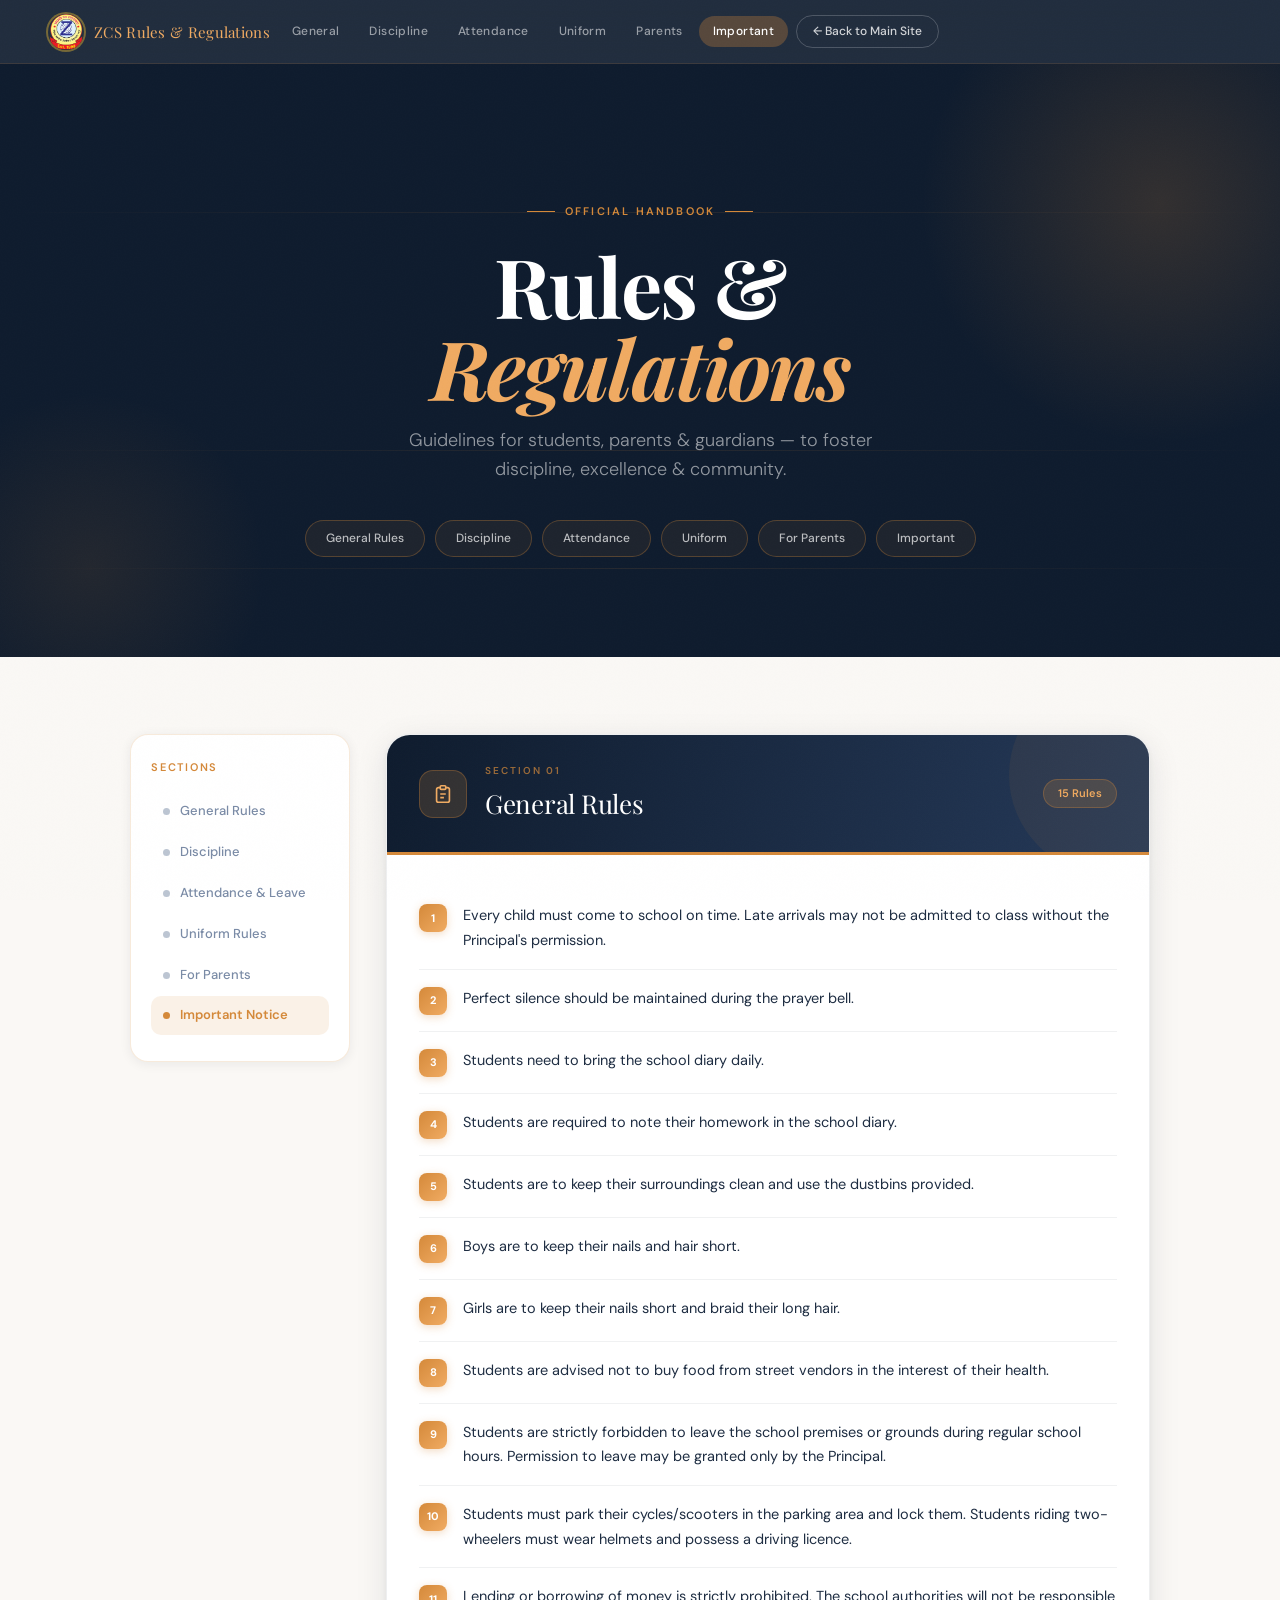
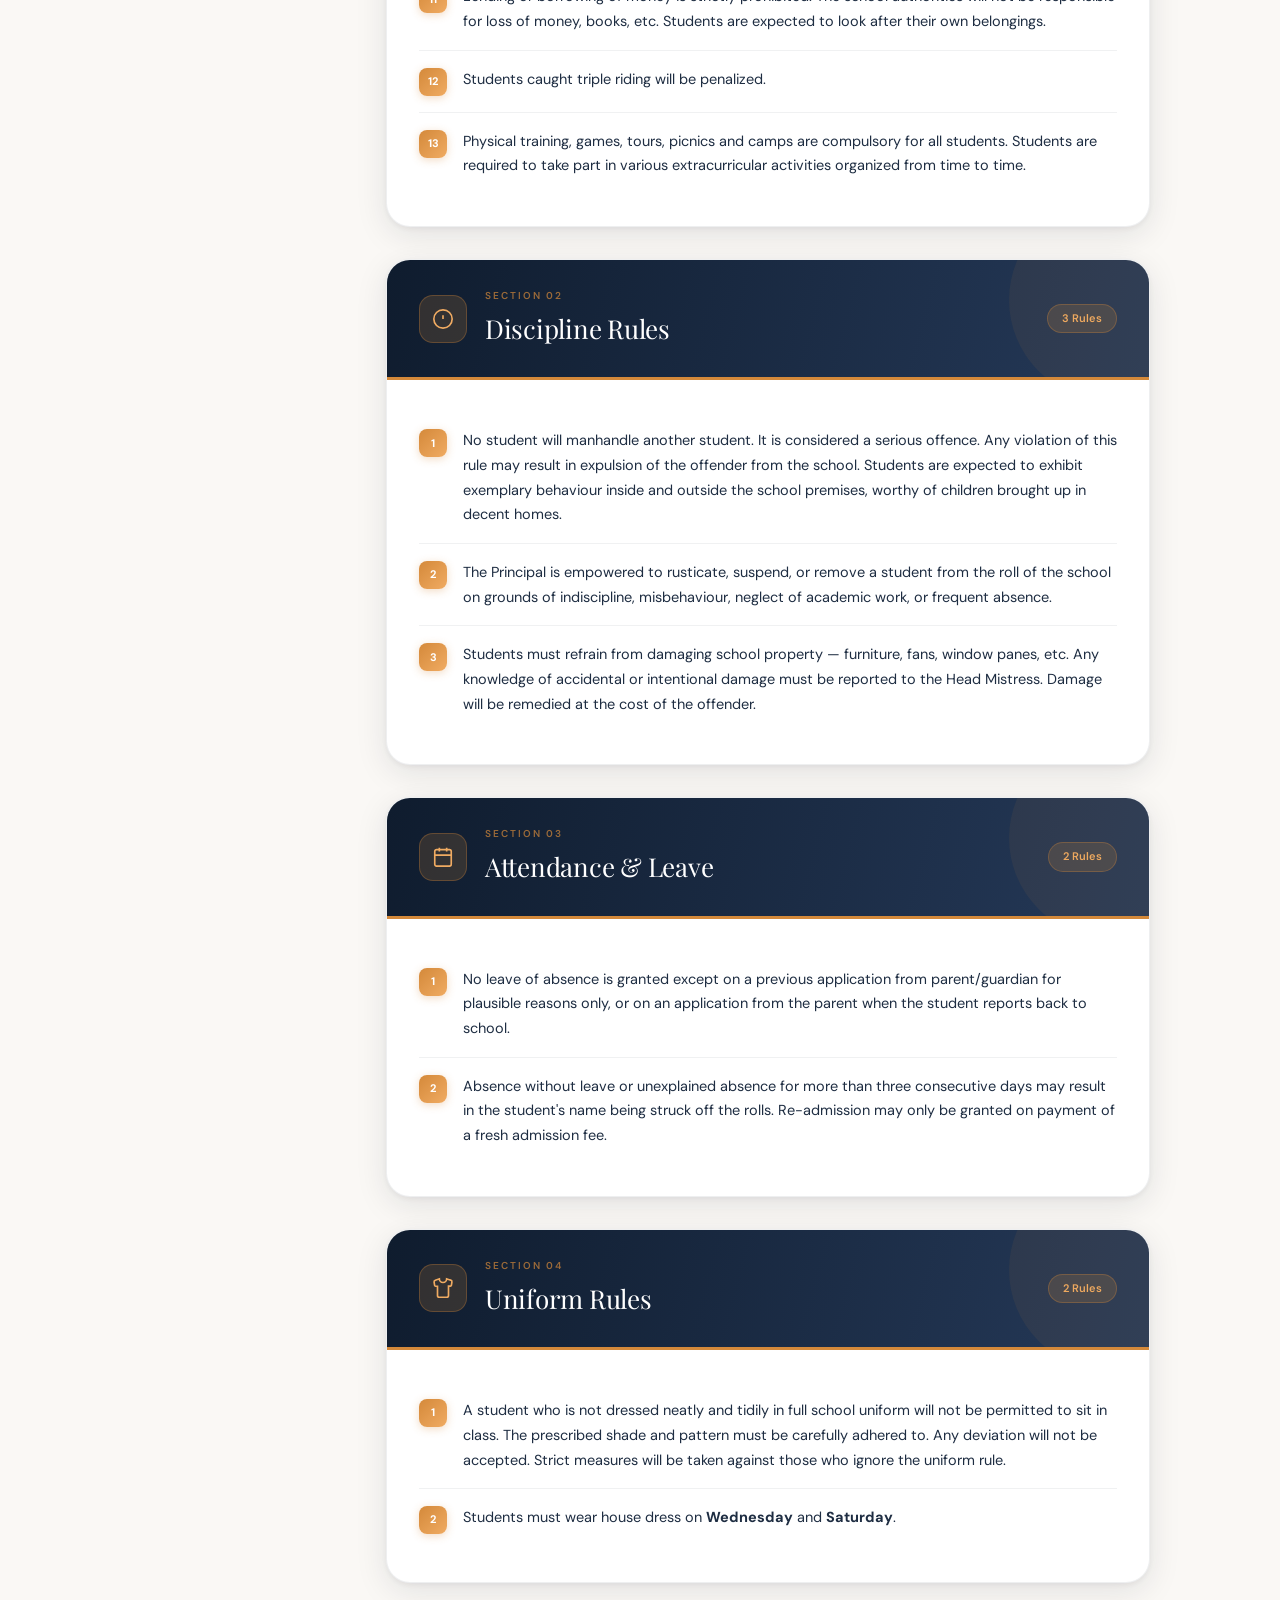
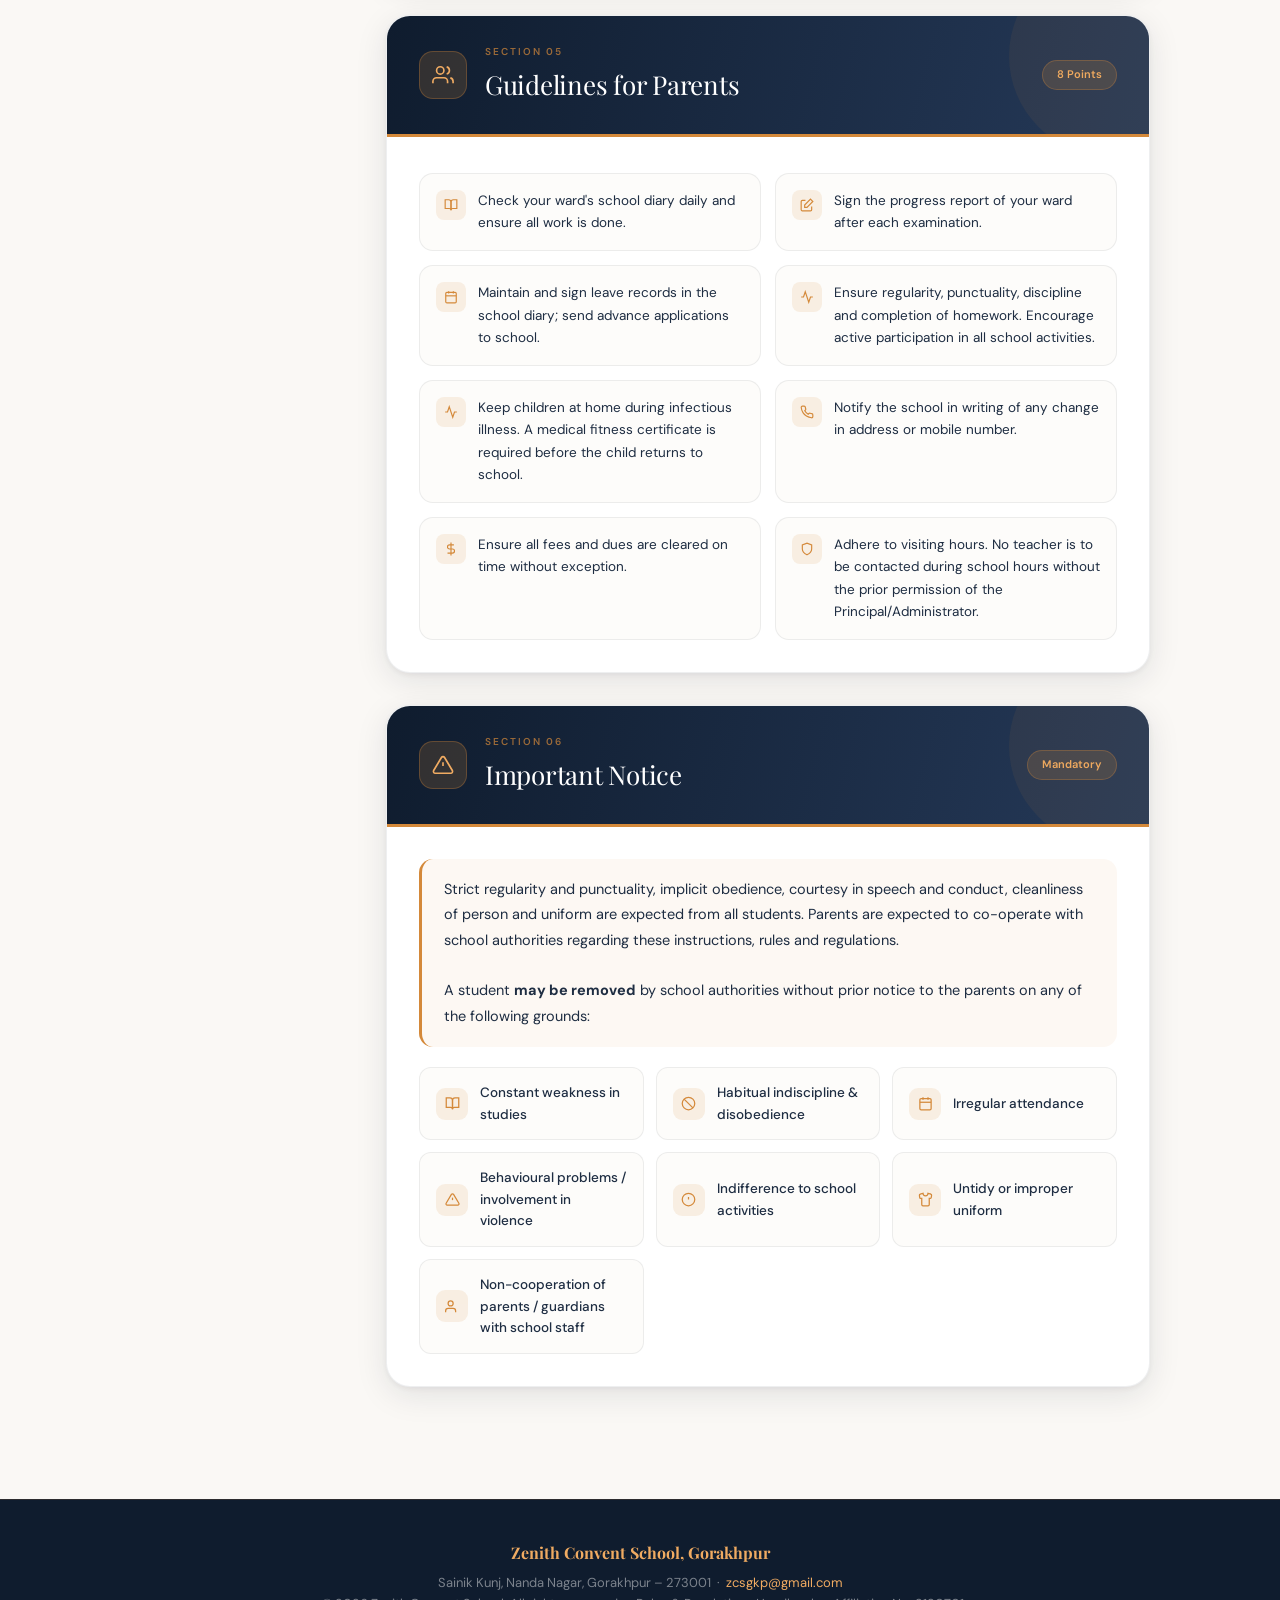
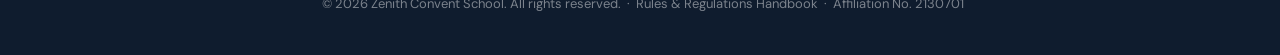
<file: Tabs/rules-regulations.html>
<!DOCTYPE html>
<html lang="en">
<head>
<meta charset="UTF-8">
<meta name="viewport" content="width=device-width, initial-scale=1.0">
<title>Rules & Regulations — Zenith Convent School, Gorakhpur</title>
<meta name="description" content="Official rules, regulations and guidelines for students, parents and guardians of Zenith Convent School, Gorakhpur.">
<link href="https://fonts.googleapis.com/css2?family=Playfair+Display:ital,wght@0,600;0,700;1,600&family=DM+Sans:wght@300;400;500;600&display=swap" rel="stylesheet">
<style>
*, *::before, *::after { box-sizing: border-box; margin: 0; padding: 0; }

:root {
  --navy:   #0F1C2E;
  --navy2:  #162236;
  --slate:  #253958;
  --amber:  #D4893A;
  --amber2: #F0AB62;
  --cream:  #FAF8F5;
  --white:  #FFFFFF;
  --muted:  #7A8BA6;
  --border: rgba(212,137,58,.18);
  --text:   #1E2D42;
  --rule-bg:#FDFCFA;
  --sh-sm:  0 2px 12px rgba(15,28,46,.07);
  --sh-md:  0 8px 32px rgba(15,28,46,.10), 0 2px 6px rgba(15,28,46,.06);
  --sh-lg:  0 20px 60px rgba(15,28,46,.14), 0 4px 12px rgba(212,137,58,.08);
  --nav-h:  64px;
}

html { scroll-behavior: smooth; font-size: 16px; }

body {
  font-family: 'DM Sans', sans-serif;
  background: var(--cream);
  color: var(--text);
  line-height: 1.6;
  overflow-x: hidden;
}

/* noise grain */
body::after {
  content:''; position:fixed; inset:0; pointer-events:none; z-index:999;
  background-image:url("data:image/svg+xml,%3Csvg xmlns='http://www.w3.org/2000/svg' width='300' height='300'%3E%3Cfilter id='n'%3E%3CfeTurbulence type='fractalNoise' baseFrequency='.75' numOctaves='4' stitchTiles='stitch'/%3E%3C/filter%3E%3Crect width='300' height='300' filter='url(%23n)' opacity='.03'/%3E%3C/svg%3E");
  opacity:.4;
}

/* ══════════ NAV ══════════ */
nav {
  position: sticky; top: 0; z-index: 100;
  height: var(--nav-h);
  background: rgba(15,28,46,.92);
  backdrop-filter: blur(20px) saturate(1.6);
  border-bottom: 1px solid rgba(212,137,58,.15);
  display: flex; align-items: center;
  padding: 0 clamp(16px,4vw,48px);
  gap: 8px;
}

.nav-brand {
  font-family: 'Playfair Display', serif;
  font-size: 15px; color: var(--amber2);
  letter-spacing: .02em;
  margin-right: auto; white-space: nowrap;
}

.nav-links {
  display: flex; gap: 2px; flex-wrap: nowrap; overflow-x: auto;
  -webkit-overflow-scrolling: touch; scrollbar-width: none;
}
.nav-links::-webkit-scrollbar { display:none; }

.nav-link {
  padding: 6px 14px;
  border-radius: 50px;
  font-size: 12px; font-weight: 500;
  color: rgba(255,255,255,.55);
  text-decoration: none; white-space: nowrap;
  transition: background .2s, color .2s;
  letter-spacing: .03em;
}
.nav-link:hover { color:#fff; background:rgba(212,137,58,.2); }
.nav-link.active { color:#fff; background:rgba(212,137,58,.3); }

/* ══════════ HERO ══════════ */
.hero {
  position: relative;
  background: var(--navy);
  overflow: hidden;
  padding: clamp(72px,12vw,130px) clamp(20px,6vw,80px) clamp(56px,9vw,100px);
  text-align: center;
}

/* geometric accent shapes */
.hero::before {
  content:'';
  position:absolute; top:-120px; right:-140px;
  width:520px; height:520px; border-radius:50%;
  background: radial-gradient(circle, rgba(212,137,58,.18) 0%, transparent 65%);
  pointer-events:none;
}
.hero::after {
  content:'';
  position:absolute; bottom:-100px; left:-100px;
  width:380px; height:380px; border-radius:50%;
  background: radial-gradient(circle, rgba(212,137,58,.10) 0%, transparent 65%);
  pointer-events:none;
}

/* horizontal rule lines */
.hero-lines {
  position:absolute; inset:0; pointer-events:none; overflow:hidden;
}
.hero-lines span {
  position:absolute; left:0; right:0; height:1px;
  background: linear-gradient(90deg,transparent,rgba(212,137,58,.12),transparent);
}
.hero-lines span:nth-child(1){ top:25%; }
.hero-lines span:nth-child(2){ top:65%; }
.hero-lines span:nth-child(3){ top:85%; }

.hero-inner { position:relative; z-index:2; max-width:700px; margin:0 auto; }

.hero-tag {
  display:inline-flex; align-items:center; gap:10px;
  font-size:11px; font-weight:600; letter-spacing:.2em;
  text-transform:uppercase; color:var(--amber);
  margin-bottom:24px;
}
.hero-tag::before,.hero-tag::after {
  content:''; width:28px; height:1px; background:var(--amber);
}

.hero h1 {
  font-family:'Playfair Display',serif;
  font-size:clamp(38px,8vw,82px);
  line-height:1.0; letter-spacing:-.02em;
  color:#fff; margin-bottom:18px;
}
.hero h1 em { font-style:italic; color:var(--amber2); }

.hero-sub {
  font-size:clamp(15px,2vw,18px); font-weight:300;
  color:rgba(255,255,255,.55); max-width:480px; margin:0 auto 36px;
}

.hero-chips {
  display:flex; flex-wrap:wrap; gap:10px; justify-content:center;
}
.chip {
  padding:8px 20px; border-radius:50px;
  border:1px solid rgba(212,137,58,.3);
  font-size:12px; font-weight:500;
  color:rgba(255,255,255,.7);
  background:rgba(212,137,58,.08);
  cursor:pointer; text-decoration:none;
  transition:all .22s;
}
.chip:hover {
  background:rgba(212,137,58,.22);
  border-color:var(--amber); color:#fff;
  transform:translateY(-2px);
}

/* ══════════ MAIN LAYOUT ══════════ */
.page-wrap {
  max-width:1100px; margin:0 auto;
  padding:clamp(40px,6vw,80px) clamp(16px,4vw,40px) 80px;
  display:flex; gap:36px; align-items:flex-start;
}

/* sidebar TOC (desktop) */
.toc {
  position:sticky; top:calc(var(--nav-h) + 24px);
  width:220px; flex-shrink:0;
  background:var(--white); border:1px solid var(--border);
  border-radius:18px; padding:24px 20px;
  box-shadow:var(--sh-sm);
}
.toc-title {
  font-size:11px; font-weight:600; letter-spacing:.16em;
  text-transform:uppercase; color:var(--amber);
  margin-bottom:16px;
}
.toc-item {
  display:flex; align-items:center; gap:10px;
  padding:9px 12px; border-radius:10px;
  font-size:13px; font-weight:500; color:var(--muted);
  text-decoration:none; margin-bottom:2px;
  transition:all .2s;
}
.toc-item:hover { background:rgba(212,137,58,.08); color:var(--amber); }
.toc-item.active { background:rgba(212,137,58,.12); color:var(--amber); font-weight:600; }
.toc-dot {
  width:7px; height:7px; border-radius:50%;
  background:currentColor; flex-shrink:0; opacity:.5;
}
.toc-item.active .toc-dot { opacity:1; }

/* main content */
.sections { flex:1; min-width:0; }

/* ══════════ SECTION CARDS ══════════ */
.section-card {
  background:var(--white);
  border:1px solid rgba(15,28,46,.07);
  border-radius:24px;
  overflow:hidden;
  box-shadow:var(--sh-md);
  margin-bottom:32px;
  transition:transform .32s cubic-bezier(.34,1.56,.64,1), box-shadow .32s;
  scroll-margin-top:calc(var(--nav-h) + 28px);
}
.section-card:hover {
  transform:translateY(-5px);
  box-shadow:var(--sh-lg);
}

/* card header band */
.card-header {
  display:flex; align-items:center; gap:18px;
  padding:28px 32px;
  background:linear-gradient(105deg, var(--navy) 0%, var(--slate) 100%);
  border-bottom:3px solid var(--amber);
  position:relative; overflow:hidden;
}
.card-header::after {
  content:'';
  position:absolute; top:-60px; right:-60px;
  width:200px; height:200px; border-radius:50%;
  background:rgba(212,137,58,.07); pointer-events:none;
}

.card-icon {
  width:48px; height:48px; border-radius:14px; flex-shrink:0;
  background:rgba(212,137,58,.18);
  border:1px solid rgba(212,137,58,.3);
  display:flex; align-items:center; justify-content:center;
}
.card-icon svg { width:22px; height:22px; stroke:var(--amber2); fill:none; stroke-width:1.8; }

.card-heading-wrap { flex:1; }
.card-section-tag {
  font-size:10px; font-weight:600; letter-spacing:.2em;
  text-transform:uppercase; color:rgba(212,137,58,.7);
  margin-bottom:4px;
}
.card-title {
  font-family:'Playfair Display',serif;
  font-size:clamp(18px,3vw,26px);
  color:#fff; letter-spacing:-.01em;
}

.card-badge {
  padding:5px 14px; border-radius:50px;
  background:rgba(212,137,58,.18);
  border:1px solid rgba(212,137,58,.3);
  font-size:11px; font-weight:600;
  color:var(--amber2); white-space:nowrap;
}

/* card body */
.card-body { padding:32px; }

/* ── rule list ── */
.rule-list {
  list-style:none;
  display:flex; flex-direction:column; gap:0;
}

.rule-item {
  display:flex; gap:16px;
  padding:16px 0;
  border-bottom:1px solid rgba(15,28,46,.06);
  opacity:0; transform:translateX(-12px);
  transition:opacity .4s ease, transform .4s ease;
}
.rule-item:last-child { border-bottom:none; }
.rule-item.visible { opacity:1; transform:translateX(0); }

.rule-num {
  width:28px; height:28px; border-radius:8px; flex-shrink:0;
  background:linear-gradient(135deg,var(--amber),var(--amber2));
  display:flex; align-items:center; justify-content:center;
  font-size:11px; font-weight:700; color:#fff;
  margin-top:1px; box-shadow:0 2px 8px rgba(212,137,58,.3);
}

.rule-text {
  font-size:14.5px; font-weight:400;
  color:var(--text); line-height:1.7;
  flex:1;
}

/* sub-list (nested) */
.sub-list { list-style:none; margin-top:10px; display:flex; flex-direction:column; gap:8px; }
.sub-item {
  display:flex; gap:12px; align-items:flex-start;
  font-size:13.5px; color:#4A6080; line-height:1.65;
}
.sub-bullet {
  width:6px; height:6px; border-radius:50%;
  background:var(--amber); flex-shrink:0; margin-top:7px;
}

/* divider between attendance + sub */
.rule-divider {
  height:1px; background:linear-gradient(90deg,var(--border),transparent);
  margin:8px 0 16px;
}

/* ── Guidelines for Parents card ── */
.guideline-grid {
  display:grid;
  grid-template-columns:repeat(auto-fill,minmax(270px,1fr));
  gap:14px; margin-top:4px;
}
.g-item {
  display:flex; gap:12px; align-items:flex-start;
  background:var(--rule-bg);
  border:1px solid rgba(15,28,46,.07);
  border-radius:14px; padding:16px;
  font-size:13.5px; color:var(--text); line-height:1.65;
  opacity:0; transform:translateY(10px);
  transition:opacity .4s ease, transform .4s ease, box-shadow .2s;
}
.g-item.visible { opacity:1; transform:translateY(0); }
.g-item:hover { box-shadow:0 4px 16px rgba(212,137,58,.1); }
.g-icon-sm {
  width:30px; height:30px; border-radius:8px; flex-shrink:0;
  background:rgba(212,137,58,.12);
  display:flex; align-items:center; justify-content:center;
}
.g-icon-sm svg { width:14px; height:14px; stroke:var(--amber); fill:none; stroke-width:2; }

/* ── Important / removal grounds ── */
.important-intro {
  font-size:14.5px; line-height:1.75; color:var(--text);
  margin-bottom:20px;
  padding:18px 22px; border-radius:14px;
  background:rgba(212,137,58,.06);
  border-left:3px solid var(--amber);
}
.removal-grid {
  display:grid;
  grid-template-columns:repeat(auto-fill,minmax(220px,1fr));
  gap:12px;
}
.removal-item {
  display:flex; align-items:center; gap:12px;
  background:var(--rule-bg); border:1px solid rgba(15,28,46,.07);
  border-radius:12px; padding:14px 16px;
  font-size:13.5px; font-weight:500; color:var(--text);
  opacity:0; transform:translateY(8px);
  transition:opacity .35s ease, transform .35s ease, border-color .2s;
}
.removal-item.visible { opacity:1; transform:translateY(0); }
.removal-item:hover { border-color:rgba(212,137,58,.3); }
.removal-icon {
  width:32px; height:32px; border-radius:9px; flex-shrink:0;
  background:rgba(212,137,58,.12);
  display:flex; align-items:center; justify-content:center;
}
.removal-icon svg { width:15px; height:15px; stroke:var(--amber); fill:none; stroke-width:2; }

/* ══════════ FOOTER ══════════ */
footer {
  background:var(--navy);
  color:rgba(255,255,255,.45);
  text-align:center;
  padding:40px 24px;
  font-size:13px;
  border-top:1px solid rgba(212,137,58,.15);
}
footer strong {
  font-family:'Playfair Display',serif;
  color:var(--amber2); font-size:16px;
  display:block; margin-bottom:8px;
}

/* ══════════ RESPONSIVE ══════════ */
@media(max-width:840px){
  .page-wrap { flex-direction:column; }
  .toc { position:static; width:100%; }
  .toc-links { display:flex; flex-wrap:wrap; gap:6px; }
  .toc-item { padding:6px 12px; }
}
@media(max-width:560px){
  .card-header { padding:22px 20px; }
  .card-body { padding:20px; }
  .nav-brand { font-size:13px; }
}

/* ══════════ SCROLL ANIMATIONS ══════════ */
.fade-in {
  opacity:0; transform:translateY(20px);
  transition:opacity .5s ease, transform .5s ease;
}
.fade-in.visible { opacity:1; transform:translateY(0); }

/* Responsive nav */
@media (max-width: 860px) {
  #mainNav .nav-links { display: none !important; }
  #mainNav > a:last-of-type { display: none !important; }
  .rules-hamburger { display: flex !important; }
}
@media (max-width: 600px) {
  .hero-inner { padding: 50px 20px !important; }
  .hero h1 { font-size: clamp(2rem,8vw,3rem) !important; }
  .content { padding: 0 16px 60px !important; }
  .rule-card { padding: 24px 18px !important; }
}
</style>
</head>
<body>

<!-- ───── NAV ───── -->
<nav id="mainNav">
  <a href="../index.html" style="display:flex;align-items:center;gap:10px;text-decoration:none;">
    <img src="../portal/asset/Images/zenithlogo.png" alt="Zenith Logo" style="width:36px;height:36px;border-radius:50%;object-fit:cover;box-shadow:0 0 0 2px rgba(244,196,48,0.4);">
    <span class="nav-brand">ZCS Rules &amp; Regulations</span>
  </a>
  <div class="nav-links">
    <a class="nav-link" href="#general">General</a>
    <a class="nav-link" href="#discipline">Discipline</a>
    <a class="nav-link" href="#attendance">Attendance</a>
    <a class="nav-link" href="#uniform">Uniform</a>
    <a class="nav-link" href="#parents">Parents</a>
    <a class="nav-link" href="#important">Important</a>
  </div>
  <a href="../index.html" style="display:inline-flex;align-items:center;gap:6px;color:rgba(255,255,255,0.8);font-size:12px;font-weight:500;text-decoration:none;padding:6px 16px;border-radius:50px;border:1px solid rgba(255,255,255,0.2);white-space:nowrap;transition:all 0.2s;" onmouseover="this.style.background='rgba(212,137,58,0.15)';this.style.borderColor='#D4893A';" onmouseout="this.style.background='transparent';this.style.borderColor='rgba(255,255,255,0.2)';">← Back to Main Site</a>
  <button class="rules-hamburger" aria-label="Open menu" style="display:none;flex-direction:column;justify-content:center;gap:5px;background:none;border:none;cursor:pointer;padding:6px;margin-left:8px;" onclick="document.getElementById('rulesMenu').style.opacity='1';document.getElementById('rulesMenu').style.visibility='visible';">
    <span style="display:block;width:24px;height:3px;background:white;border-radius:3px;"></span>
    <span style="display:block;width:24px;height:3px;background:white;border-radius:3px;"></span>
    <span style="display:block;width:24px;height:3px;background:white;border-radius:3px;"></span>
  </button>
</nav>

<!-- Mobile Menu -->
<div id="rulesMenu" style="position:fixed;inset:0;z-index:2500;background:rgba(10,61,98,0.97);backdrop-filter:blur(20px);display:flex;align-items:center;justify-content:center;opacity:0;visibility:hidden;transition:opacity 0.3s,visibility 0.3s;">
  <button onclick="document.getElementById('rulesMenu').style.opacity='0';document.getElementById('rulesMenu').style.visibility='hidden';" style="position:absolute;top:20px;right:24px;background:none;border:none;color:white;font-size:2.2rem;cursor:pointer;width:44px;height:44px;display:flex;align-items:center;justify-content:center;border-radius:50%;">&times;</button>
  <nav style="display:flex;flex-direction:column;align-items:center;gap:22px;">
    <a href="#general" onclick="document.getElementById('rulesMenu').style.opacity='0';document.getElementById('rulesMenu').style.visibility='hidden';" style="color:rgba(255,255,255,0.85);text-decoration:none;font-size:1.3rem;font-weight:600;">General</a>
    <a href="#discipline" onclick="document.getElementById('rulesMenu').style.opacity='0';document.getElementById('rulesMenu').style.visibility='hidden';" style="color:rgba(255,255,255,0.85);text-decoration:none;font-size:1.3rem;font-weight:600;">Discipline</a>
    <a href="#attendance" onclick="document.getElementById('rulesMenu').style.opacity='0';document.getElementById('rulesMenu').style.visibility='hidden';" style="color:rgba(255,255,255,0.85);text-decoration:none;font-size:1.3rem;font-weight:600;">Attendance</a>
    <a href="#uniform" onclick="document.getElementById('rulesMenu').style.opacity='0';document.getElementById('rulesMenu').style.visibility='hidden';" style="color:rgba(255,255,255,0.85);text-decoration:none;font-size:1.3rem;font-weight:600;">Uniform</a>
    <a href="#parents" onclick="document.getElementById('rulesMenu').style.opacity='0';document.getElementById('rulesMenu').style.visibility='hidden';" style="color:rgba(255,255,255,0.85);text-decoration:none;font-size:1.3rem;font-weight:600;">Parents</a>
    <a href="#important" onclick="document.getElementById('rulesMenu').style.opacity='0';document.getElementById('rulesMenu').style.visibility='hidden';" style="color:rgba(255,255,255,0.85);text-decoration:none;font-size:1.3rem;font-weight:600;">Important</a>
    <a href="../index.html" style="background:linear-gradient(135deg,#F4C430,#d4a017);color:#0A3D62;padding:12px 32px;border-radius:50px;font-weight:700;font-size:1rem;text-decoration:none;margin-top:10px;">← Back to Home</a>
  </nav>
</div>

<!-- ───── HERO ───── -->
<header class="hero">
  <div class="hero-lines"><span></span><span></span><span></span></div>
  <div class="hero-inner">
    <div class="hero-tag">Official Handbook</div>
    <h1>Rules &amp; <em>Regulations</em></h1>
    <p class="hero-sub">Guidelines for students, parents &amp; guardians — to foster discipline, excellence &amp; community.</p>
    <div class="hero-chips">
      <a class="chip" href="#general">General Rules</a>
      <a class="chip" href="#discipline">Discipline</a>
      <a class="chip" href="#attendance">Attendance</a>
      <a class="chip" href="#uniform">Uniform</a>
      <a class="chip" href="#parents">For Parents</a>
      <a class="chip" href="#important">Important</a>
    </div>
  </div>
</header>

<!-- ───── BODY ───── -->
<div class="page-wrap">

  <!-- sidebar -->
  <aside class="toc">
    <div class="toc-title">Sections</div>
    <div class="toc-links">
      <a class="toc-item active" href="#general"><span class="toc-dot"></span>General Rules</a>
      <a class="toc-item" href="#discipline"><span class="toc-dot"></span>Discipline</a>
      <a class="toc-item" href="#attendance"><span class="toc-dot"></span>Attendance &amp; Leave</a>
      <a class="toc-item" href="#uniform"><span class="toc-dot"></span>Uniform Rules</a>
      <a class="toc-item" href="#parents"><span class="toc-dot"></span>For Parents</a>
      <a class="toc-item" href="#important"><span class="toc-dot"></span>Important Notice</a>
    </div>
  </aside>

  <!-- main sections -->
  <main class="sections">

    <!-- ── 1. General Rules ── -->
    <article class="section-card fade-in" id="general">
      <div class="card-header">
        <div class="card-icon">
          <svg viewBox="0 0 24 24"><path d="M9 5H7a2 2 0 0 0-2 2v12a2 2 0 0 0 2 2h10a2 2 0 0 0 2-2V7a2 2 0 0 0-2-2h-2"/><rect x="9" y="3" width="6" height="4" rx="1"/><line x1="9" y1="12" x2="15" y2="12"/><line x1="9" y1="16" x2="13" y2="16"/></svg>
        </div>
        <div class="card-heading-wrap">
          <div class="card-section-tag">Section 01</div>
          <div class="card-title">General Rules</div>
        </div>
        <div class="card-badge">15 Rules</div>
      </div>
      <div class="card-body">
        <ul class="rule-list">
          <li class="rule-item"><span class="rule-num">1</span><span class="rule-text">Every child must come to school on time. Late arrivals may not be admitted to class without the Principal's permission.</span></li>
          <li class="rule-item"><span class="rule-num">2</span><span class="rule-text">Perfect silence should be maintained during the prayer bell.</span></li>
          <li class="rule-item"><span class="rule-num">3</span><span class="rule-text">Students need to bring the school diary daily.</span></li>
          <li class="rule-item"><span class="rule-num">4</span><span class="rule-text">Students are required to note their homework in the school diary.</span></li>
          <li class="rule-item"><span class="rule-num">5</span><span class="rule-text">Students are to keep their surroundings clean and use the dustbins provided.</span></li>
          <li class="rule-item"><span class="rule-num">6</span><span class="rule-text">Boys are to keep their nails and hair short.</span></li>
          <li class="rule-item"><span class="rule-num">7</span><span class="rule-text">Girls are to keep their nails short and braid their long hair.</span></li>
          <li class="rule-item"><span class="rule-num">8</span><span class="rule-text">Students are advised not to buy food from street vendors in the interest of their health.</span></li>
          <li class="rule-item"><span class="rule-num">9</span><span class="rule-text">Students are strictly forbidden to leave the school premises or grounds during regular school hours. Permission to leave may be granted only by the Principal.</span></li>
          <li class="rule-item"><span class="rule-num">10</span><span class="rule-text">Students must park their cycles/scooters in the parking area and lock them. Students riding two-wheelers must wear helmets and possess a driving licence.</span></li>
          <li class="rule-item"><span class="rule-num">11</span><span class="rule-text">Lending or borrowing of money is strictly prohibited. The school authorities will not be responsible for loss of money, books, etc. Students are expected to look after their own belongings.</span></li>
          <li class="rule-item"><span class="rule-num">12</span><span class="rule-text">Students caught triple riding will be penalized.</span></li>
          <li class="rule-item"><span class="rule-num">13</span><span class="rule-num" style="width:auto;height:auto;background:none;color:inherit;box-shadow:none;font-size:14.5px;font-weight:400;line-height:1.7;flex:1;margin-top:0;padding:0;">Physical training, games, tours, picnics and camps are compulsory for all students. Students are required to take part in various extracurricular activities organized from time to time.</span></li>
        </ul>
      </div>
    </article>

    <!-- ── 2. Discipline Rules ── -->
    <article class="section-card fade-in" id="discipline">
      <div class="card-header">
        <div class="card-icon">
          <svg viewBox="0 0 24 24"><circle cx="12" cy="12" r="10"/><line x1="12" y1="8" x2="12" y2="12"/><line x1="12" y1="16" x2="12.01" y2="16"/></svg>
        </div>
        <div class="card-heading-wrap">
          <div class="card-section-tag">Section 02</div>
          <div class="card-title">Discipline Rules</div>
        </div>
        <div class="card-badge">3 Rules</div>
      </div>
      <div class="card-body">
        <ul class="rule-list">
          <li class="rule-item"><span class="rule-num">1</span><span class="rule-text">No student will manhandle another student. It is considered a serious offence. Any violation of this rule may result in expulsion of the offender from the school. Students are expected to exhibit exemplary behaviour inside and outside the school premises, worthy of children brought up in decent homes.</span></li>
          <li class="rule-item"><span class="rule-num">2</span><span class="rule-text">The Principal is empowered to rusticate, suspend, or remove a student from the roll of the school on grounds of indiscipline, misbehaviour, neglect of academic work, or frequent absence.</span></li>
          <li class="rule-item"><span class="rule-num">3</span><span class="rule-text">Students must refrain from damaging school property — furniture, fans, window panes, etc. Any knowledge of accidental or intentional damage must be reported to the Head Mistress. Damage will be remedied at the cost of the offender.</span></li>
        </ul>
      </div>
    </article>

    <!-- ── 3. Attendance & Leave ── -->
    <article class="section-card fade-in" id="attendance">
      <div class="card-header">
        <div class="card-icon">
          <svg viewBox="0 0 24 24"><rect x="3" y="4" width="18" height="18" rx="2"/><line x1="16" y1="2" x2="16" y2="6"/><line x1="8" y1="2" x2="8" y2="6"/><line x1="3" y1="10" x2="21" y2="10"/><path d="M8 14h.01M12 14h.01M16 14h.01M8 18h.01M12 18h.01"/></svg>
        </div>
        <div class="card-heading-wrap">
          <div class="card-section-tag">Section 03</div>
          <div class="card-title">Attendance &amp; Leave</div>
        </div>
        <div class="card-badge">2 Rules</div>
      </div>
      <div class="card-body">
        <ul class="rule-list">
          <li class="rule-item"><span class="rule-num">1</span><span class="rule-text">No leave of absence is granted except on a previous application from parent/guardian for plausible reasons only, or on an application from the parent when the student reports back to school.</span></li>
          <li class="rule-item"><span class="rule-num">2</span><span class="rule-text">Absence without leave or unexplained absence for more than three consecutive days may result in the student's name being struck off the rolls. Re-admission may only be granted on payment of a fresh admission fee.</span></li>
        </ul>
      </div>
    </article>

    <!-- ── 4. Uniform Rules ── -->
    <article class="section-card fade-in" id="uniform">
      <div class="card-header">
        <div class="card-icon">
          <svg viewBox="0 0 24 24"><path d="M20.38 3.46 16 2a4 4 0 0 1-8 0L3.62 3.46a2 2 0 0 0-1.34 2.23l.58 3.57a1 1 0 0 0 .99.84H6v10c0 1.1.9 2 2 2h8a2 2 0 0 0 2-2V10h2.15a1 1 0 0 0 .99-.84l.58-3.57a2 2 0 0 0-1.34-2.23z"/></svg>
        </div>
        <div class="card-heading-wrap">
          <div class="card-section-tag">Section 04</div>
          <div class="card-title">Uniform Rules</div>
        </div>
        <div class="card-badge">2 Rules</div>
      </div>
      <div class="card-body">
        <ul class="rule-list">
          <li class="rule-item"><span class="rule-num">1</span><span class="rule-text">A student who is not dressed neatly and tidily in full school uniform will not be permitted to sit in class. The prescribed shade and pattern must be carefully adhered to. Any deviation will not be accepted. Strict measures will be taken against those who ignore the uniform rule.</span></li>
          <li class="rule-item"><span class="rule-num">2</span><span class="rule-text">Students must wear house dress on <strong>Wednesday</strong> and <strong>Saturday</strong>.</span></li>
        </ul>
      </div>
    </article>

    <!-- ── 5. Guidelines for Parents ── -->
    <article class="section-card fade-in" id="parents">
      <div class="card-header">
        <div class="card-icon">
          <svg viewBox="0 0 24 24"><path d="M17 21v-2a4 4 0 0 0-4-4H5a4 4 0 0 0-4 4v2"/><circle cx="9" cy="7" r="4"/><path d="M23 21v-2a4 4 0 0 0-3-3.87"/><path d="M16 3.13a4 4 0 0 1 0 7.75"/></svg>
        </div>
        <div class="card-heading-wrap">
          <div class="card-section-tag">Section 05</div>
          <div class="card-title">Guidelines for Parents</div>
        </div>
        <div class="card-badge">8 Points</div>
      </div>
      <div class="card-body">
        <div class="guideline-grid">
          <div class="g-item"><div class="g-icon-sm"><svg viewBox="0 0 24 24"><path d="M2 3h6a4 4 0 0 1 4 4v14a3 3 0 0 0-3-3H2z"/><path d="M22 3h-6a4 4 0 0 0-4 4v14a3 3 0 0 1 3-3h7z"/></svg></div><span>Check your ward's school diary daily and ensure all work is done.</span></div>
          <div class="g-item"><div class="g-icon-sm"><svg viewBox="0 0 24 24"><path d="M20 14.66V20a2 2 0 0 1-2 2H4a2 2 0 0 1-2-2V6a2 2 0 0 1 2-2h5.34"/><polygon points="18 2 22 6 12 16 8 16 8 12 18 2"/></svg></div><span>Sign the progress report of your ward after each examination.</span></div>
          <div class="g-item"><div class="g-icon-sm"><svg viewBox="0 0 24 24"><rect x="3" y="4" width="18" height="18" rx="2"/><line x1="16" y1="2" x2="16" y2="6"/><line x1="8" y1="2" x2="8" y2="6"/><line x1="3" y1="10" x2="21" y2="10"/></svg></div><span>Maintain and sign leave records in the school diary; send advance applications to school.</span></div>
          <div class="g-item"><div class="g-icon-sm"><svg viewBox="0 0 24 24"><polyline points="22 12 18 12 15 21 9 3 6 12 2 12"/></svg></div><span>Ensure regularity, punctuality, discipline and completion of homework. Encourage active participation in all school activities.</span></div>
          <div class="g-item"><div class="g-icon-sm"><svg viewBox="0 0 24 24"><path d="M22 12h-4l-3 9L9 3l-3 9H2"/></svg></div><span>Keep children at home during infectious illness. A medical fitness certificate is required before the child returns to school.</span></div>
          <div class="g-item"><div class="g-icon-sm"><svg viewBox="0 0 24 24"><path d="M22 16.92v3a2 2 0 0 1-2.18 2A19.79 19.79 0 0 1 11.07 19a19.5 19.5 0 0 1-6-6A19.79 19.79 0 0 1 2.12 4.18 2 2 0 0 1 4.11 2h3a2 2 0 0 1 2 1.72A12.84 12.84 0 0 0 9.8 6.5a2 2 0 0 1-.45 2.11L8.09 9.91A16 16 0 0 0 14 15.82l1.27-1.27a2 2 0 0 1 2.11-.45 12.84 12.84 0 0 0 2.81.7A2 2 0 0 1 22 16.92z"/></svg></div><span>Notify the school in writing of any change in address or mobile number.</span></div>
          <div class="g-item"><div class="g-icon-sm"><svg viewBox="0 0 24 24"><line x1="12" y1="1" x2="12" y2="23"/><path d="M17 5H9.5a3.5 3.5 0 0 0 0 7h5a3.5 3.5 0 0 1 0 7H6"/></svg></div><span>Ensure all fees and dues are cleared on time without exception.</span></div>
          <div class="g-item"><div class="g-icon-sm"><svg viewBox="0 0 24 24"><path d="M12 22s8-4 8-10V5l-8-3-8 3v7c0 6 8 10 8 10z"/></svg></div><span>Adhere to visiting hours. No teacher is to be contacted during school hours without the prior permission of the Principal/Administrator.</span></div>
        </div>
      </div>
    </article>

    <!-- ── 6. Important ── -->
    <article class="section-card fade-in" id="important">
      <div class="card-header">
        <div class="card-icon">
          <svg viewBox="0 0 24 24"><path d="M10.29 3.86 1.82 18a2 2 0 0 0 1.71 3h16.94a2 2 0 0 0 1.71-3L13.71 3.86a2 2 0 0 0-3.42 0z"/><line x1="12" y1="9" x2="12" y2="13"/><line x1="12" y1="17" x2="12.01" y2="17"/></svg>
        </div>
        <div class="card-heading-wrap">
          <div class="card-section-tag">Section 06</div>
          <div class="card-title">Important Notice</div>
        </div>
        <div class="card-badge">Mandatory</div>
      </div>
      <div class="card-body">
        <div class="important-intro">
          Strict regularity and punctuality, implicit obedience, courtesy in speech and conduct, cleanliness of person and uniform are expected from all students. Parents are expected to co-operate with school authorities regarding these instructions, rules and regulations.<br><br>
          A student <strong>may be removed</strong> by school authorities without prior notice to the parents on any of the following grounds:
        </div>
        <div class="removal-grid">
          <div class="removal-item"><div class="removal-icon"><svg viewBox="0 0 24 24"><path d="M2 3h6a4 4 0 0 1 4 4v14a3 3 0 0 0-3-3H2z"/><path d="M22 3h-6a4 4 0 0 0-4 4v14a3 3 0 0 1 3-3h7z"/></svg></div>Constant weakness in studies</div>
          <div class="removal-item"><div class="removal-icon"><svg viewBox="0 0 24 24"><circle cx="12" cy="12" r="10"/><line x1="4.93" y1="4.93" x2="19.07" y2="19.07"/></svg></div>Habitual indiscipline &amp; disobedience</div>
          <div class="removal-item"><div class="removal-icon"><svg viewBox="0 0 24 24"><rect x="3" y="4" width="18" height="18" rx="2"/><line x1="16" y1="2" x2="16" y2="6"/><line x1="8" y1="2" x2="8" y2="6"/><line x1="3" y1="10" x2="21" y2="10"/></svg></div>Irregular attendance</div>
          <div class="removal-item"><div class="removal-icon"><svg viewBox="0 0 24 24"><path d="M10.29 3.86 1.82 18a2 2 0 0 0 1.71 3h16.94a2 2 0 0 0 1.71-3L13.71 3.86a2 2 0 0 0-3.42 0z"/><line x1="12" y1="9" x2="12" y2="13"/></svg></div>Behavioural problems / involvement in violence</div>
          <div class="removal-item"><div class="removal-icon"><svg viewBox="0 0 24 24"><circle cx="12" cy="12" r="10"/><line x1="12" y1="8" x2="12" y2="12"/><line x1="12" y1="16" x2="12.01" y2="16"/></svg></div>Indifference to school activities</div>
          <div class="removal-item"><div class="removal-icon"><svg viewBox="0 0 24 24"><path d="M20.38 3.46 16 2a4 4 0 0 1-8 0L3.62 3.46a2 2 0 0 0-1.34 2.23l.58 3.57a1 1 0 0 0 .99.84H6v10c0 1.1.9 2 2 2h8a2 2 0 0 0 2-2V10h2.15a1 1 0 0 0 .99-.84l.58-3.57a2 2 0 0 0-1.34-2.23z"/></svg></div>Untidy or improper uniform</div>
          <div class="removal-item"><div class="removal-icon"><svg viewBox="0 0 24 24"><path d="M17 21v-2a4 4 0 0 0-4-4H5a4 4 0 0 0-4 4v2"/><circle cx="9" cy="7" r="4"/></svg></div>Non-cooperation of parents / guardians with school staff</div>
        </div>
      </div>
    </article>

  </main>
</div>

<!-- ───── FOOTER ───── -->
<footer>
  <strong>Zenith Convent School, Gorakhpur</strong>
  Sainik Kunj, Nanda Nagar, Gorakhpur – 273001 &nbsp;·&nbsp;
  <a href="mailto:zcsgkp@gmail.com" style="color:var(--amber2);text-decoration:none;">zcsgkp@gmail.com</a>
  <br>&nbsp;
  © <span class="dyn-copyright-year">2026</span> Zenith Convent School. All rights reserved. &nbsp;·&nbsp;
  Rules &amp; Regulations Handbook &nbsp;·&nbsp; Affiliation No. 2130701
</footer>

<script>
/* ── Intersection Observer: fade-in cards + rule items ── */
const observer = new IntersectionObserver(entries => {
  entries.forEach(entry => {
    if (!entry.isIntersecting) return;
    const el = entry.target;
    el.classList.add('visible');

    // stagger children
    const children = el.querySelectorAll('.rule-item, .g-item, .removal-item');
    children.forEach((child, i) => {
      setTimeout(() => child.classList.add('visible'), i * 60);
    });
    observer.unobserve(el);
  });
}, { threshold: 0.08 });

document.querySelectorAll('.fade-in').forEach(el => observer.observe(el));

/* ── Active nav/toc highlighting ── */
const sections = document.querySelectorAll('.section-card[id]');
const navLinks = document.querySelectorAll('.nav-link');
const tocItems = document.querySelectorAll('.toc-item');

const sectionObserver = new IntersectionObserver(entries => {
  entries.forEach(entry => {
    if (!entry.isIntersecting) return;
    const id = entry.target.id;
    navLinks.forEach(l => l.classList.toggle('active', l.getAttribute('href') === '#' + id));
    tocItems.forEach(l => l.classList.toggle('active', l.getAttribute('href') === '#' + id));
  });
}, { rootMargin: '-30% 0px -60% 0px' });

sections.forEach(s => sectionObserver.observe(s));
</script>
</body>
</html>
</file>
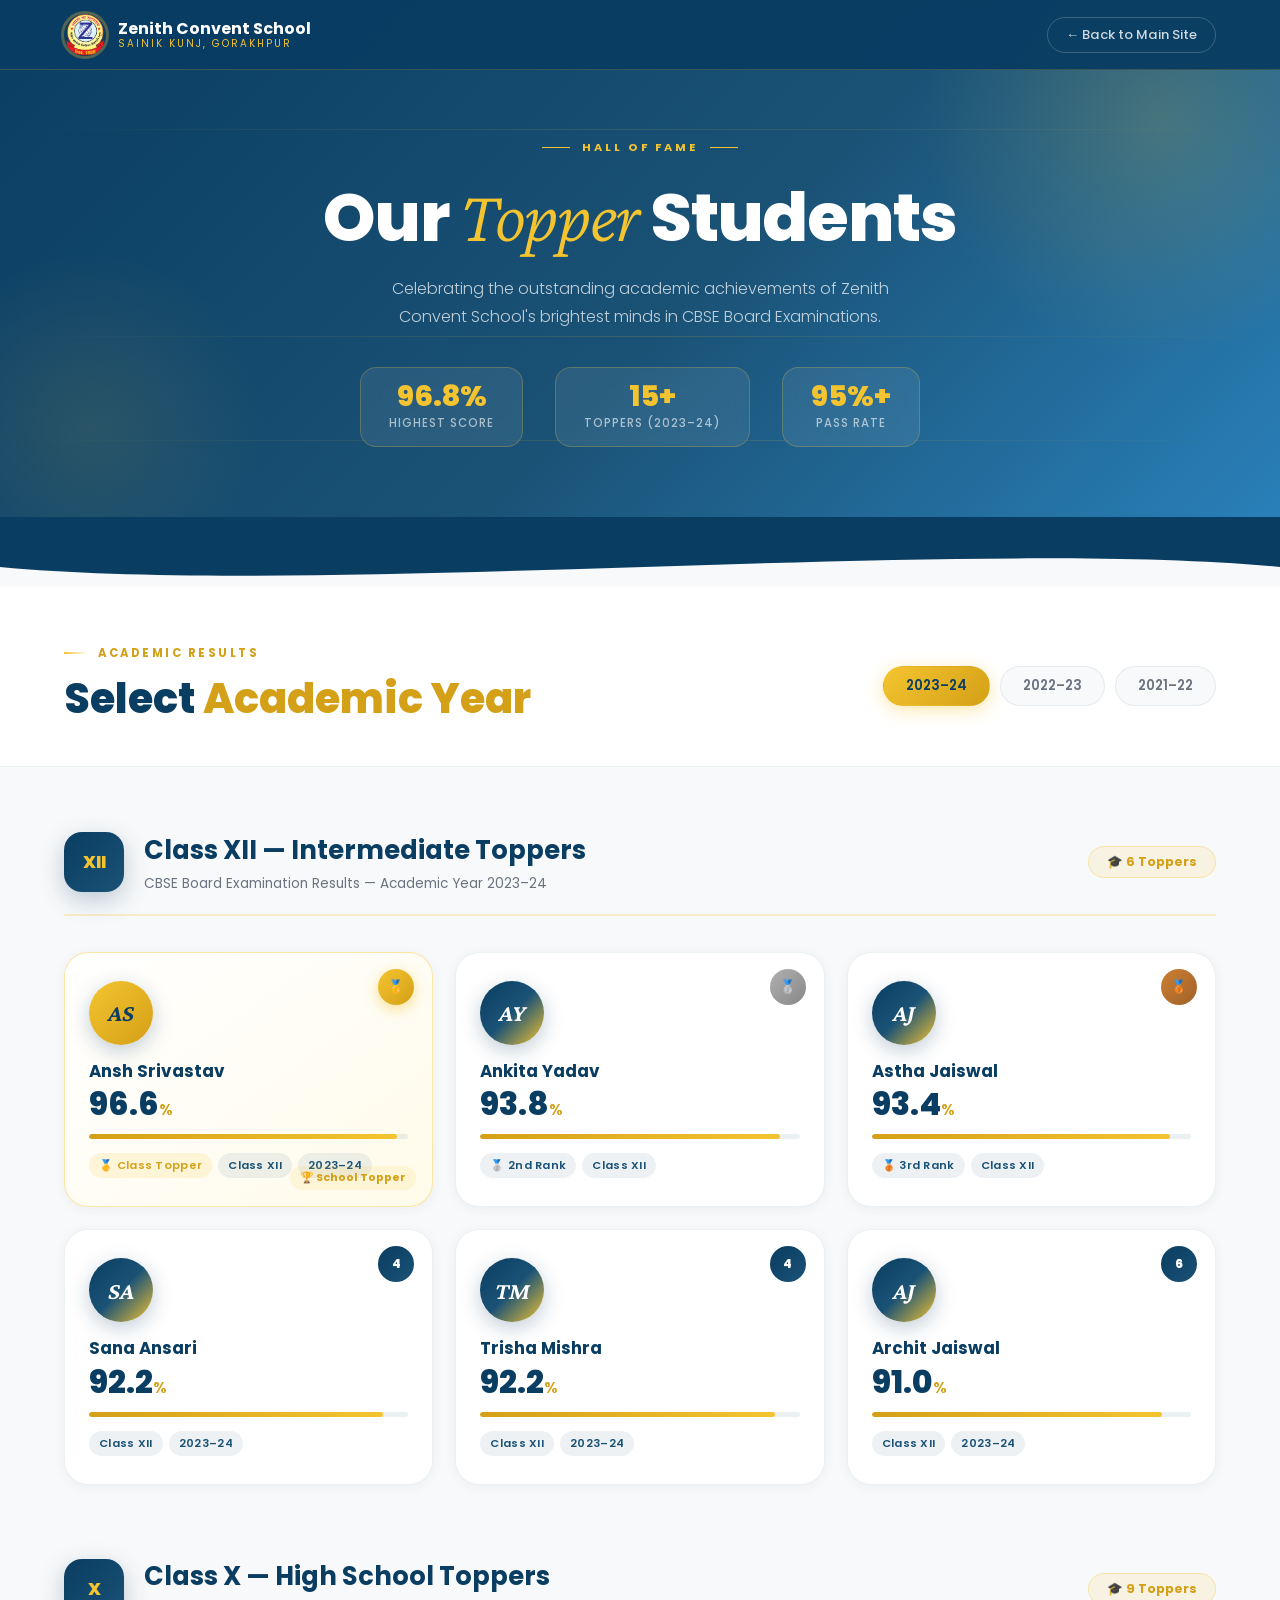
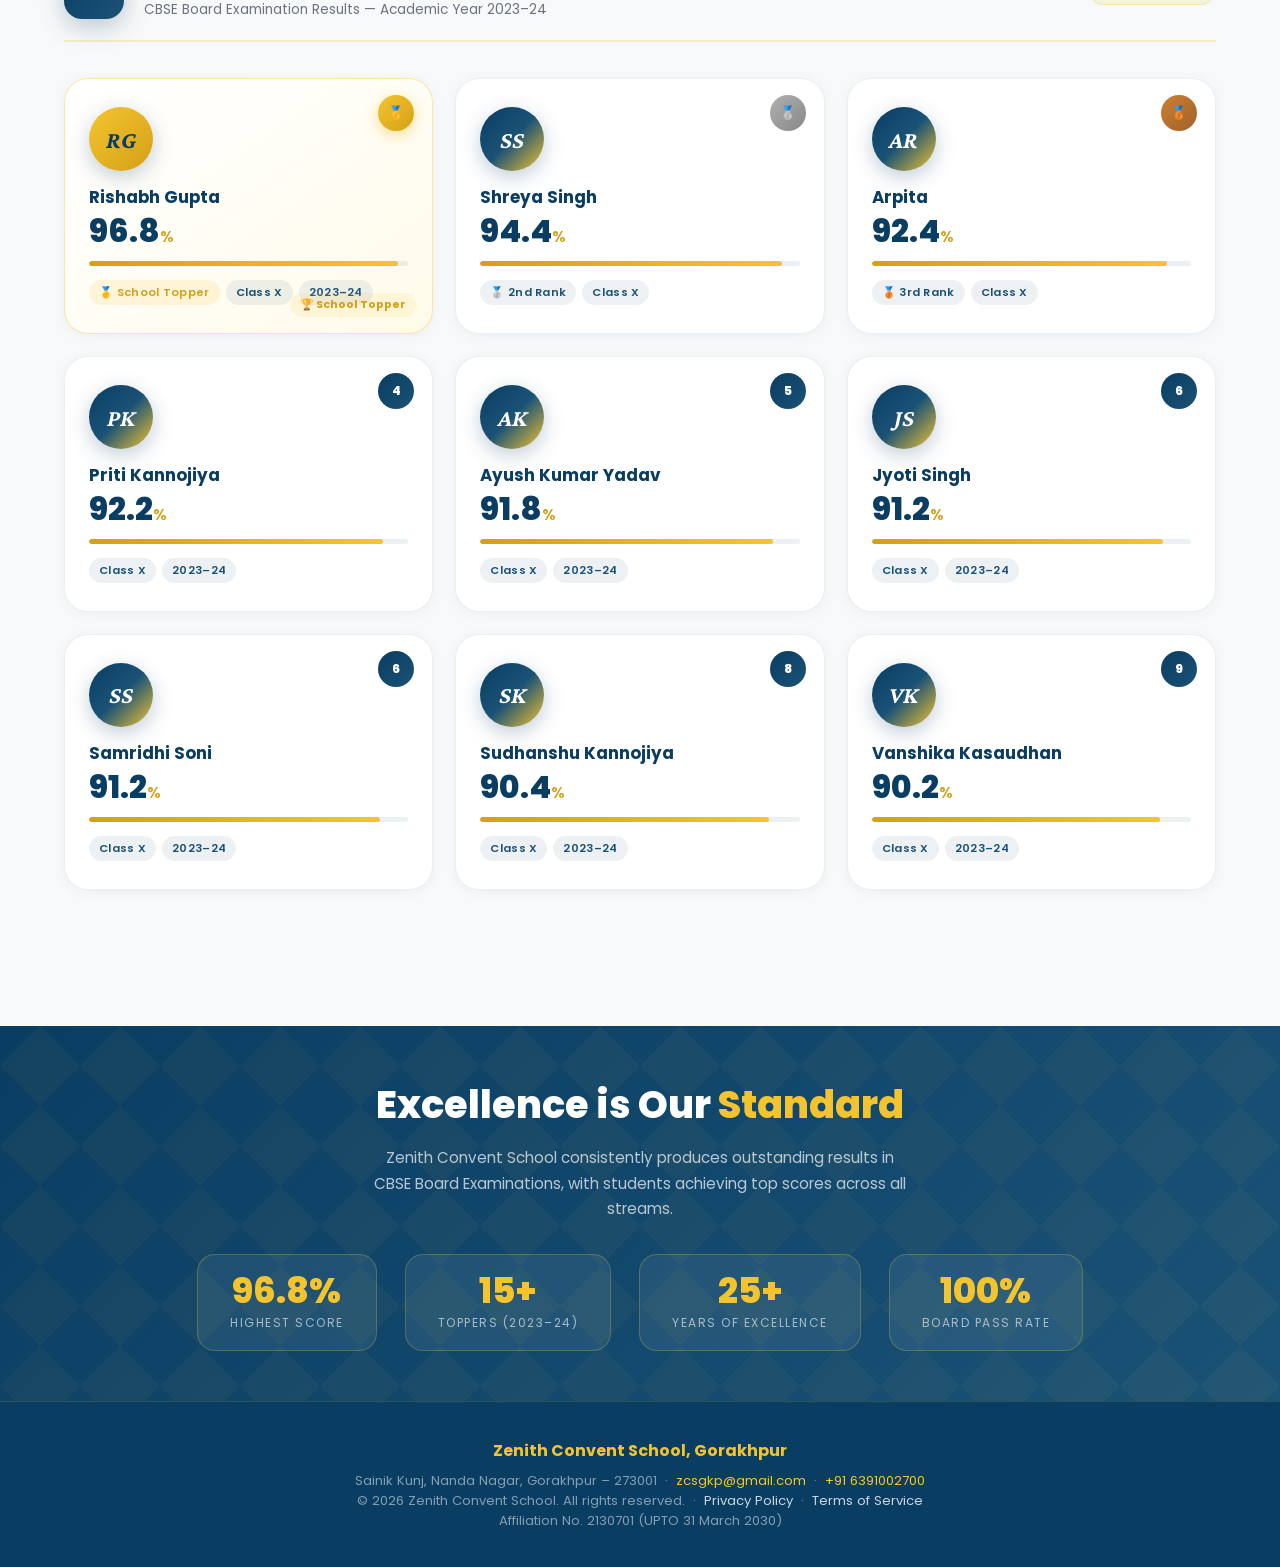
<file: Tabs/toppers.html>
<!DOCTYPE html>
<html lang="en">
<head>
  <meta charset="UTF-8">
  <meta name="viewport" content="width=device-width, initial-scale=1.0">
  <title>Topper Students — Zenith Convent School, Gorakhpur</title>
  <meta name="description" content="Celebrating academic excellence at Zenith Convent School, Gorakhpur. View our Class X and XII board exam toppers for 2023-24.">
  <link rel="preconnect" href="https://fonts.googleapis.com">
  <link href="https://fonts.googleapis.com/css2?family=Poppins:wght@300;400;500;600;700;800;900&family=Crimson+Pro:ital,wght@0,300;1,300&display=swap" rel="stylesheet">
  <style>
    :root {
      --blue:       #0A3D62;
      --blue-mid:   #1a5276;
      --blue-light: #2980b9;
      --gold:       #F4C430;
      --gold-deep:  #d4a017;
      --gold-glow:  rgba(244,196,48,0.18);
      --white:      #FFFFFF;
      --off-white:  #F8F9FA;
      --text-dark:  #1a1a2e;
      --text-muted: #6b7280;
      --card-bg:    #FFFFFF;
      --border:     rgba(10,61,98,0.08);
      --shadow-sm:  0 2px 12px rgba(10,61,98,0.06);
      --shadow-md:  0 8px 32px rgba(10,61,98,0.10);
      --shadow-lg:  0 20px 60px rgba(10,61,98,0.14);
      --nav-h:      70px;
    }

    *, *::before, *::after { box-sizing: border-box; margin: 0; padding: 0; }
    html { scroll-behavior: smooth; }

    body {
      font-family: 'Poppins', sans-serif;
      background: var(--off-white);
      color: var(--text-dark);
      overflow-x: hidden;
    }

    /* ── NAVBAR ── */
    .nav {
      position: fixed;
      top: 0; left: 0; right: 0;
      z-index: 1000;
      height: var(--nav-h);
      background: rgba(10,61,98,0.96);
      backdrop-filter: blur(16px);
      border-bottom: 1px solid rgba(244,196,48,0.2);
      display: flex;
      align-items: center;
      justify-content: space-between;
      padding: 0 5%;
    }

    .nav-logo {
      display: flex;
      align-items: center;
      gap: 12px;
      text-decoration: none;
    }
    .nav-logo .emblem {
      width: 42px; height: 42px;
      border-radius: 50%;
      box-shadow: 0 0 0 3px rgba(244,196,48,0.3);
      object-fit: cover;
    }
    .nav-logo .name {
      color: white;
      font-weight: 700;
      font-size: 1rem;
      line-height: 1.2;
    }
    .nav-logo .name span {
      display: block;
      color: var(--gold);
      font-size: 0.62rem;
      font-weight: 400;
      letter-spacing: 2px;
      text-transform: uppercase;
    }

    .nav-back {
      display: inline-flex;
      align-items: center;
      gap: 8px;
      color: rgba(255,255,255,0.8);
      font-size: 0.82rem;
      font-weight: 500;
      text-decoration: none;
      padding: 7px 18px;
      border-radius: 50px;
      border: 1px solid rgba(255,255,255,0.2);
      transition: all 0.2s;
    }
    .nav-back:hover {
      background: rgba(244,196,48,0.15);
      border-color: var(--gold);
      color: var(--gold);
    }

    /* ── HERO ── */
    .hero {
      padding-top: var(--nav-h);
      min-height: 420px;
      background: linear-gradient(135deg, var(--blue) 0%, var(--blue-mid) 55%, var(--blue-light) 100%);
      position: relative;
      overflow: hidden;
      display: flex;
      align-items: center;
      justify-content: center;
      text-align: center;
    }
    .hero::before {
      content: '';
      position: absolute;
      top: -140px; right: -140px;
      width: 520px; height: 520px;
      border-radius: 50%;
      background: radial-gradient(circle, rgba(244,196,48,0.18) 0%, transparent 65%);
      pointer-events: none;
    }
    .hero::after {
      content: '';
      position: absolute;
      bottom: -100px; left: -100px;
      width: 380px; height: 380px;
      border-radius: 50%;
      background: radial-gradient(circle, rgba(244,196,48,0.10) 0%, transparent 65%);
      pointer-events: none;
    }
    /* decorative horizontal lines */
    .hero-lines { position:absolute; inset:0; pointer-events:none; overflow:hidden; }
    .hero-lines span {
      position:absolute; left:0; right:0; height:1px;
      background: linear-gradient(90deg,transparent,rgba(244,196,48,0.15),transparent);
    }
    .hero-lines span:nth-child(1){ top:25%;}
    .hero-lines span:nth-child(2){ top:65%;}
    .hero-lines span:nth-child(3){ top:85%;}

    .hero-inner {
      position: relative;
      z-index: 2;
      max-width: 720px;
      padding: 60px 24px 70px;
    }

    .hero-eyebrow {
      display: inline-flex;
      align-items: center;
      gap: 12px;
      font-size: 0.7rem;
      font-weight: 700;
      letter-spacing: 3px;
      text-transform: uppercase;
      color: var(--gold);
      margin-bottom: 20px;
    }
    .hero-eyebrow::before, .hero-eyebrow::after {
      content: ''; width: 28px; height: 1px; background: var(--gold);
    }

    .hero h1 {
      font-size: clamp(2.4rem, 6vw, 4.2rem);
      font-weight: 800;
      color: white;
      line-height: 1.1;
      letter-spacing: -0.02em;
      margin-bottom: 18px;
    }
    .hero h1 .italic-gold {
      font-family: 'Crimson Pro', serif;
      font-style: italic;
      font-weight: 300;
      color: var(--gold);
      font-size: 1.1em;
    }

    .hero-sub {
      font-size: 1rem;
      color: rgba(255,255,255,0.72);
      font-weight: 300;
      line-height: 1.75;
      max-width: 500px;
      margin: 0 auto 36px;
    }

    .hero-stats {
      display: flex;
      gap: 32px;
      justify-content: center;
      flex-wrap: wrap;
    }
    .hero-stat {
      text-align: center;
      padding: 14px 28px;
      background: rgba(255,255,255,0.08);
      border: 1px solid rgba(244,196,48,0.25);
      border-radius: 16px;
      backdrop-filter: blur(8px);
    }
    .hero-stat strong {
      display: block;
      font-size: 1.8rem;
      font-weight: 800;
      color: var(--gold);
      line-height: 1;
    }
    .hero-stat span {
      font-size: 0.72rem;
      color: rgba(255,255,255,0.6);
      letter-spacing: 1px;
      text-transform: uppercase;
      font-weight: 500;
      margin-top: 4px;
      display: block;
    }

    /* ── WAVE DIVIDER ── */
    .wave-divider {
      position: relative;
      height: 70px;
      background: var(--blue);
      overflow: hidden;
      margin-bottom: -1px;
    }
    .wave-divider svg {
      position: absolute;
      bottom: 0;
      width: 100%;
    }

    /* ── SECTION BASE ── */
    .section-label {
      display: inline-flex;
      align-items: center;
      gap: 10px;
      color: var(--gold-deep);
      font-size: 0.72rem;
      font-weight: 700;
      letter-spacing: 2.5px;
      text-transform: uppercase;
      margin-bottom: 12px;
    }
    .section-label::before {
      content: '';
      width: 24px; height: 2px;
      background: linear-gradient(to right, var(--gold), transparent);
    }
    .section-title {
      font-size: clamp(1.7rem,4vw,2.6rem);
      font-weight: 800;
      color: var(--blue);
      line-height: 1.2;
      margin-bottom: 12px;
    }
    .section-title span { color: var(--gold-deep); }

    /* ── YEAR SELECTOR ── */
    .year-selector-section {
      background: white;
      padding: 50px 5% 30px;
      border-bottom: 1px solid var(--border);
    }
    .year-selector-section > div {
      max-width: 1200px;
      margin: 0 auto;
      display: flex;
      align-items: center;
      justify-content: space-between;
      flex-wrap: wrap;
      gap: 20px;
    }
    .year-tabs {
      display: flex;
      gap: 10px;
      flex-wrap: wrap;
    }
    .year-tab {
      padding: 9px 22px;
      border-radius: 50px;
      border: 1.5px solid var(--border);
      background: var(--off-white);
      font-family: 'Poppins', sans-serif;
      font-size: 0.82rem;
      font-weight: 600;
      color: var(--text-muted);
      cursor: pointer;
      transition: all 0.22s;
    }
    .year-tab:hover { border-color: var(--gold); color: var(--gold-deep); }
    .year-tab.active {
      background: linear-gradient(135deg, var(--gold), var(--gold-deep));
      border-color: transparent;
      color: var(--blue);
      box-shadow: 0 4px 18px rgba(244,196,48,0.4);
    }

    /* ── TOPPERS SECTIONS ── */
    .toppers-section { padding: 64px 5%; }
    .toppers-section .inner { max-width: 1200px; margin: 0 auto; }

    /* Class divider */
    .class-block { margin-bottom: 72px; }
    .class-header {
      display: flex;
      align-items: center;
      gap: 20px;
      margin-bottom: 36px;
      padding-bottom: 20px;
      border-bottom: 2px solid rgba(244,196,48,0.25);
    }
    .class-badge {
      display: inline-flex;
      align-items: center;
      justify-content: center;
      width: 60px; height: 60px;
      background: linear-gradient(135deg, var(--blue), var(--blue-mid));
      border-radius: 18px;
      font-size: 1.1rem;
      font-weight: 800;
      color: var(--gold);
      flex-shrink: 0;
      box-shadow: 0 8px 24px rgba(10,61,98,0.25);
    }
    .class-info h2 {
      font-size: 1.6rem;
      font-weight: 700;
      color: var(--blue);
      margin-bottom: 4px;
    }
    .class-info p {
      font-size: 0.85rem;
      color: var(--text-muted);
      font-weight: 400;
    }
    .class-count-badge {
      margin-left: auto;
      padding: 6px 18px;
      border-radius: 50px;
      background: rgba(244,196,48,0.12);
      border: 1px solid rgba(244,196,48,0.3);
      font-size: 0.78rem;
      font-weight: 700;
      color: var(--gold-deep);
      white-space: nowrap;
    }

    /* Topper Cards Grid */
    .toppers-grid {
      display: grid;
      grid-template-columns: repeat(auto-fill, minmax(280px, 1fr));
      gap: 22px;
    }

    /* Individual Topper Card */
    .topper-card {
      background: var(--card-bg);
      border-radius: 24px;
      border: 1px solid var(--border);
      box-shadow: var(--shadow-sm);
      padding: 28px 24px;
      position: relative;
      overflow: hidden;
      transition: transform 0.3s cubic-bezier(0.34,1.56,0.64,1), box-shadow 0.3s;
      animation: fadeUp 0.5s ease both;
    }
    .topper-card:hover {
      transform: translateY(-7px) scale(1.012);
      box-shadow: var(--shadow-lg);
    }

    /* Gold accent line on top */
    .topper-card::before {
      content: '';
      position: absolute; top: 0; left: 0; right: 0;
      height: 3px;
      background: linear-gradient(90deg, var(--gold), var(--gold-deep));
      transform: scaleX(0); transform-origin: left;
      transition: transform 0.35s ease;
    }
    .topper-card:hover::before { transform: scaleX(1); }

    /* Rank badge */
    .rank-badge {
      position: absolute;
      top: 16px; right: 18px;
      width: 36px; height: 36px;
      border-radius: 50%;
      display: flex;
      align-items: center;
      justify-content: center;
      font-size: 0.78rem;
      font-weight: 800;
      color: white;
    }
    .rank-1 { background: linear-gradient(135deg, #F4C430, #d4a017); color: var(--blue); box-shadow: 0 4px 14px rgba(244,196,48,0.5); }
    .rank-2 { background: linear-gradient(135deg, #b0b0b0, #888); }
    .rank-3 { background: linear-gradient(135deg, #cd7f32, #a0622a); }
    .rank-other { background: linear-gradient(135deg, var(--blue), var(--blue-mid)); }

    /* Avatar */
    .topper-avatar {
      width: 64px; height: 64px;
      border-radius: 50%;
      background: linear-gradient(135deg, var(--blue) 0%, var(--blue-mid) 50%, var(--gold) 100%);
      display: flex;
      align-items: center;
      justify-content: center;
      font-size: 1.5rem;
      font-weight: 700;
      color: white;
      margin-bottom: 16px;
      box-shadow: 0 6px 20px rgba(10,61,98,0.25);
      font-family: 'Crimson Pro', serif;
      font-style: italic;
    }
    .topper-avatar.gold-avatar { background: linear-gradient(135deg, #F4C430, #d4a017); color: var(--blue); }

    /* Name & details */
    .topper-name {
      font-size: 1.05rem;
      font-weight: 700;
      color: var(--blue);
      margin-bottom: 6px;
      line-height: 1.3;
      padding-right: 40px; /* space for rank badge */
    }

    /* Percentage display */
    .topper-percent-row {
      display: flex;
      align-items: center;
      gap: 12px;
      margin-bottom: 14px;
    }
    .topper-percent {
      font-size: 2rem;
      font-weight: 800;
      color: var(--blue);
      line-height: 1;
    }
    .topper-percent .pct { font-size: 1rem; font-weight: 600; color: var(--gold-deep); }

    /* Progress bar */
    .progress-bar {
      height: 5px;
      background: rgba(10,61,98,0.08);
      border-radius: 50px;
      overflow: hidden;
    }
    .progress-fill {
      height: 100%;
      border-radius: 50px;
      background: linear-gradient(90deg, var(--gold-deep), var(--gold));
      transition: width 1.2s cubic-bezier(0.22,1,0.36,1);
    }

    /* Tags row */
    .topper-tags {
      display: flex;
      flex-wrap: wrap;
      gap: 6px;
      margin-top: 14px;
    }
    .topper-tag {
      font-size: 0.7rem;
      font-weight: 600;
      padding: 4px 10px;
      border-radius: 50px;
      background: rgba(10,61,98,0.07);
      color: var(--blue-mid);
      letter-spacing: 0.3px;
    }
    .topper-tag.gold-tag {
      background: rgba(244,196,48,0.15);
      color: var(--gold-deep);
    }

    /* Card stagger animations */
    .topper-card:nth-child(1) { animation-delay: .04s; }
    .topper-card:nth-child(2) { animation-delay: .08s; }
    .topper-card:nth-child(3) { animation-delay: .12s; }
    .topper-card:nth-child(4) { animation-delay: .16s; }
    .topper-card:nth-child(5) { animation-delay: .20s; }
    .topper-card:nth-child(6) { animation-delay: .24s; }
    .topper-card:nth-child(7) { animation-delay: .28s; }
    .topper-card:nth-child(8) { animation-delay: .32s; }
    .topper-card:nth-child(9) { animation-delay: .36s; }

    /* ── BANNER / ACHIEVEMENT STRIP ── */
    .achievement-banner {
      background: linear-gradient(135deg, var(--blue) 0%, var(--blue-mid) 100%);
      padding: 50px 5%;
      text-align: center;
      position: relative;
      overflow: hidden;
    }
    .achievement-banner::before {
      content: '';
      position: absolute; inset: 0;
      background: url("data:image/svg+xml,%3Csvg viewBox='0 0 200 200' xmlns='http://www.w3.org/2000/svg'%3E%3Cpath d='M100 0L0 100L100 200L200 100Z' fill='rgba(244,196,48,0.04)'/%3E%3C/svg%3E") repeat;
      background-size: 80px;
      pointer-events: none;
    }
    .achievement-banner h2 {
      font-size: clamp(1.6rem,4vw,2.4rem);
      font-weight: 800;
      color: white;
      margin-bottom: 12px;
    }
    .achievement-banner h2 span { color: var(--gold); }
    .achievement-banner p {
      color: rgba(255,255,255,0.7);
      font-size: 0.95rem;
      max-width: 540px;
      margin: 0 auto 32px;
      line-height: 1.7;
    }
    .achievement-stats {
      display: flex;
      gap: 28px;
      justify-content: center;
      flex-wrap: wrap;
    }
    .ach-stat {
      text-align: center;
      padding: 18px 32px;
      background: rgba(255,255,255,0.07);
      border: 1px solid rgba(244,196,48,0.25);
      border-radius: 18px;
    }
    .ach-stat strong {
      display: block;
      font-size: 2.2rem;
      font-weight: 800;
      color: var(--gold);
      line-height: 1;
    }
    .ach-stat span {
      font-size: 0.75rem;
      color: rgba(255,255,255,0.6);
      text-transform: uppercase;
      letter-spacing: 1.5px;
      margin-top: 6px;
      display: block;
    }

    /* ── FOOTER ── */
    footer {
      background: var(--blue);
      color: rgba(255,255,255,0.5);
      text-align: center;
      padding: 36px 5%;
      font-size: 0.82rem;
      border-top: 1px solid rgba(244,196,48,0.15);
    }
    footer strong { color: var(--gold); display: block; font-size: 1rem; margin-bottom: 8px; }
    footer a { color: var(--gold); text-decoration: none; }
    footer a:hover { text-decoration: underline; }

    /* ── ANIMATIONS ── */
    @keyframes fadeUp {
      from { opacity: 0; transform: translateY(24px); }
      to   { opacity: 1; transform: translateY(0); }
    }
    .fade-in {
      opacity: 0;
      transform: translateY(20px);
      transition: opacity 0.55s ease, transform 0.55s ease;
    }
    .fade-in.visible { opacity:1; transform:translateY(0); }

    /* ── RESPONSIVE ── */
    @media (max-width: 640px) {
      .hero h1 { font-size: 2.1rem; }
      .hero-stats { gap: 12px; }
      .hero-stat { padding: 10px 18px; }
      .toppers-grid { grid-template-columns: 1fr; }
      .class-header { flex-wrap: wrap; }
      .class-count-badge { margin-left: 0; }
    }

    /* ── YEAR DATA SECTIONS ── */
    .year-data { display: none; }
    .year-data.active { display: block; }

    /* Merit badge ring for #1 */
    .rank-1-glow::after {
      content: '';
      position: absolute;
      inset: -3px;
      border-radius: 50%;
      background: conic-gradient(var(--gold), var(--gold-deep), var(--gold));
      z-index: -1;
    }

    /* Confetti star decoration */
    .star-decoration {
      display: inline-block;
      color: var(--gold);
      font-size: 1.1rem;
      margin: 0 4px;
      animation: twinkle 2s ease-in-out infinite;
    }
    @keyframes twinkle {
      0%, 100% { opacity: 1; transform: scale(1); }
      50% { opacity: 0.5; transform: scale(0.8); }
    }

    /* Top performer special card */
    .topper-card.champion {
      background: linear-gradient(145deg, #fff 0%, #fffbea 100%);
      border-color: rgba(244,196,48,0.4);
    }
    .topper-card.champion::after {
      content: '🏆 School Topper';
      position: absolute;
      bottom: 16px; right: 16px;
      font-size: 0.68rem;
      font-weight: 700;
      color: var(--gold-deep);
      background: rgba(244,196,48,0.12);
      padding: 4px 10px;
      border-radius: 50px;
    }
  </style>
</head>
<body>

<!-- ── NAVBAR ── -->
<nav class="nav">
  <a href="../index.html" class="nav-logo">
    <img src="../portal/asset/Images/zenithlogo.png" alt="Zenith Logo" class="emblem">
    <div class="name">Zenith Convent School<span>Sainik Kunj, Gorakhpur</span></div>
  </a>
  <a href="../index.html" class="nav-back">← Back to Main Site</a>
</nav>

<!-- ── HERO ── -->
<section class="hero">
  <div class="hero-lines"><span></span><span></span><span></span></div>
  <div class="hero-inner">
    <div class="hero-eyebrow">Hall of Fame</div>
    <h1>Our <span class="italic-gold">Topper</span> Students</h1>
    <p class="hero-sub">
      Celebrating the outstanding academic achievements of Zenith Convent School's brightest minds in CBSE Board Examinations.
    </p>
    <div class="hero-stats">
      <div class="hero-stat">
        <strong>96.8%</strong>
        <span>Highest Score</span>
      </div>
      <div class="hero-stat">
        <strong>15+</strong>
        <span>Toppers (2023–24)</span>
      </div>
      <div class="hero-stat">
        <strong>95%+</strong>
        <span>Pass Rate</span>
      </div>
    </div>
  </div>
</section>

<!-- Wave -->
<div class="wave-divider" style="background: var(--blue);">
  <svg viewBox="0 0 1440 60" preserveAspectRatio="none" height="60">
    <path d="M0,40 C360,70 1080,10 1440,40 L1440,60 L0,60 Z" fill="#F8F9FA"/>
  </svg>
</div>

<!-- ── YEAR SELECTOR ── -->
<div class="year-selector-section">
  <div>
    <div>
      <div class="section-label">Academic Results</div>
      <div class="section-title">Select <span>Academic Year</span></div>
    </div>
    <div class="year-tabs" id="yearTabs">
      <button class="year-tab active" data-year="2023-24">2023–24</button>
      <button class="year-tab" data-year="2022-23">2022–23</button>
      <button class="year-tab" data-year="2021-22">2021–22</button>
    </div>
  </div>
</div>

<!-- ── TOPPERS SECTION (2023-24) ── -->
<section class="toppers-section">
  <div class="inner">

    <!-- Year 2023-24 -->
    <div class="year-data active" id="year-2023-24">

      <!-- Class XII -->
      <div class="class-block fade-in" id="class12">
        <div class="class-header">
          <div class="class-badge">XII</div>
          <div class="class-info">
            <h2>Class XII — Intermediate Toppers</h2>
            <p>CBSE Board Examination Results — Academic Year 2023–24</p>
          </div>
          <div class="class-count-badge">🎓 6 Toppers</div>
        </div>

        <div class="toppers-grid">

          <!-- Rank 1 -->
          <div class="topper-card champion">
            <div class="rank-badge rank-1">🥇</div>
            <div class="topper-avatar gold-avatar">AS</div>
            <div class="topper-name">Ansh Srivastav</div>
            <div class="topper-percent-row">
              <div class="topper-percent">96.6<span class="pct">%</span></div>
            </div>
            <div class="progress-bar">
              <div class="progress-fill" style="width:96.6%"></div>
            </div>
            <div class="topper-tags">
              <span class="topper-tag gold-tag">🥇 Class Topper</span>
              <span class="topper-tag">Class XII</span>
              <span class="topper-tag">2023–24</span>
            </div>
          </div>

          <!-- Rank 2 -->
          <div class="topper-card">
            <div class="rank-badge rank-2">🥈</div>
            <div class="topper-avatar">AY</div>
            <div class="topper-name">Ankita Yadav</div>
            <div class="topper-percent-row">
              <div class="topper-percent">93.8<span class="pct">%</span></div>
            </div>
            <div class="progress-bar">
              <div class="progress-fill" style="width:93.8%"></div>
            </div>
            <div class="topper-tags">
              <span class="topper-tag">🥈 2nd Rank</span>
              <span class="topper-tag">Class XII</span>
            </div>
          </div>

          <!-- Rank 3 -->
          <div class="topper-card">
            <div class="rank-badge rank-3">🥉</div>
            <div class="topper-avatar">AJ</div>
            <div class="topper-name">Astha Jaiswal</div>
            <div class="topper-percent-row">
              <div class="topper-percent">93.4<span class="pct">%</span></div>
            </div>
            <div class="progress-bar">
              <div class="progress-fill" style="width:93.4%"></div>
            </div>
            <div class="topper-tags">
              <span class="topper-tag">🥉 3rd Rank</span>
              <span class="topper-tag">Class XII</span>
            </div>
          </div>

          <!-- Rank 4 -->
          <div class="topper-card">
            <div class="rank-badge rank-other">4</div>
            <div class="topper-avatar">SA</div>
            <div class="topper-name">Sana Ansari</div>
            <div class="topper-percent-row">
              <div class="topper-percent">92.2<span class="pct">%</span></div>
            </div>
            <div class="progress-bar">
              <div class="progress-fill" style="width:92.2%"></div>
            </div>
            <div class="topper-tags">
              <span class="topper-tag">Class XII</span>
              <span class="topper-tag">2023–24</span>
            </div>
          </div>

          <!-- Rank 4 (Tied) -->
          <div class="topper-card">
            <div class="rank-badge rank-other">4</div>
            <div class="topper-avatar">TM</div>
            <div class="topper-name">Trisha Mishra</div>
            <div class="topper-percent-row">
              <div class="topper-percent">92.2<span class="pct">%</span></div>
            </div>
            <div class="progress-bar">
              <div class="progress-fill" style="width:92.2%"></div>
            </div>
            <div class="topper-tags">
              <span class="topper-tag">Class XII</span>
              <span class="topper-tag">2023–24</span>
            </div>
          </div>

          <!-- Rank 6 -->
          <div class="topper-card">
            <div class="rank-badge rank-other">6</div>
            <div class="topper-avatar">AJ</div>
            <div class="topper-name">Archit Jaiswal</div>
            <div class="topper-percent-row">
              <div class="topper-percent">91.0<span class="pct">%</span></div>
            </div>
            <div class="progress-bar">
              <div class="progress-fill" style="width:91.0%"></div>
            </div>
            <div class="topper-tags">
              <span class="topper-tag">Class XII</span>
              <span class="topper-tag">2023–24</span>
            </div>
          </div>

        </div><!-- /toppers-grid -->
      </div><!-- /class-block XII -->


      <!-- Class X -->
      <div class="class-block fade-in" id="class10">
        <div class="class-header">
          <div class="class-badge">X</div>
          <div class="class-info">
            <h2>Class X — High School Toppers</h2>
            <p>CBSE Board Examination Results — Academic Year 2023–24</p>
          </div>
          <div class="class-count-badge">🎓 9 Toppers</div>
        </div>

        <div class="toppers-grid">

          <!-- Rank 1 -->
          <div class="topper-card champion">
            <div class="rank-badge rank-1">🥇</div>
            <div class="topper-avatar gold-avatar">RG</div>
            <div class="topper-name">Rishabh Gupta</div>
            <div class="topper-percent-row">
              <div class="topper-percent">96.8<span class="pct">%</span></div>
            </div>
            <div class="progress-bar">
              <div class="progress-fill" style="width:96.8%"></div>
            </div>
            <div class="topper-tags">
              <span class="topper-tag gold-tag">🥇 School Topper</span>
              <span class="topper-tag">Class X</span>
              <span class="topper-tag">2023–24</span>
            </div>
          </div>

          <!-- Rank 2 -->
          <div class="topper-card">
            <div class="rank-badge rank-2">🥈</div>
            <div class="topper-avatar">SS</div>
            <div class="topper-name">Shreya Singh</div>
            <div class="topper-percent-row">
              <div class="topper-percent">94.4<span class="pct">%</span></div>
            </div>
            <div class="progress-bar">
              <div class="progress-fill" style="width:94.4%"></div>
            </div>
            <div class="topper-tags">
              <span class="topper-tag">🥈 2nd Rank</span>
              <span class="topper-tag">Class X</span>
            </div>
          </div>

          <!-- Rank 3 -->
          <div class="topper-card">
            <div class="rank-badge rank-3">🥉</div>
            <div class="topper-avatar">AR</div>
            <div class="topper-name">Arpita</div>
            <div class="topper-percent-row">
              <div class="topper-percent">92.4<span class="pct">%</span></div>
            </div>
            <div class="progress-bar">
              <div class="progress-fill" style="width:92.4%"></div>
            </div>
            <div class="topper-tags">
              <span class="topper-tag">🥉 3rd Rank</span>
              <span class="topper-tag">Class X</span>
            </div>
          </div>

          <!-- Rank 4 -->
          <div class="topper-card">
            <div class="rank-badge rank-other">4</div>
            <div class="topper-avatar">PK</div>
            <div class="topper-name">Priti Kannojiya</div>
            <div class="topper-percent-row">
              <div class="topper-percent">92.2<span class="pct">%</span></div>
            </div>
            <div class="progress-bar">
              <div class="progress-fill" style="width:92.2%"></div>
            </div>
            <div class="topper-tags">
              <span class="topper-tag">Class X</span>
              <span class="topper-tag">2023–24</span>
            </div>
          </div>

          <!-- Rank 5 -->
          <div class="topper-card">
            <div class="rank-badge rank-other">5</div>
            <div class="topper-avatar">AK</div>
            <div class="topper-name">Ayush Kumar Yadav</div>
            <div class="topper-percent-row">
              <div class="topper-percent">91.8<span class="pct">%</span></div>
            </div>
            <div class="progress-bar">
              <div class="progress-fill" style="width:91.8%"></div>
            </div>
            <div class="topper-tags">
              <span class="topper-tag">Class X</span>
              <span class="topper-tag">2023–24</span>
            </div>
          </div>

          <!-- Rank 6 (tied) -->
          <div class="topper-card">
            <div class="rank-badge rank-other">6</div>
            <div class="topper-avatar">JS</div>
            <div class="topper-name">Jyoti Singh</div>
            <div class="topper-percent-row">
              <div class="topper-percent">91.2<span class="pct">%</span></div>
            </div>
            <div class="progress-bar">
              <div class="progress-fill" style="width:91.2%"></div>
            </div>
            <div class="topper-tags">
              <span class="topper-tag">Class X</span>
              <span class="topper-tag">2023–24</span>
            </div>
          </div>

          <!-- Rank 6 (tied) -->
          <div class="topper-card">
            <div class="rank-badge rank-other">6</div>
            <div class="topper-avatar">SS</div>
            <div class="topper-name">Samridhi Soni</div>
            <div class="topper-percent-row">
              <div class="topper-percent">91.2<span class="pct">%</span></div>
            </div>
            <div class="progress-bar">
              <div class="progress-fill" style="width:91.2%"></div>
            </div>
            <div class="topper-tags">
              <span class="topper-tag">Class X</span>
              <span class="topper-tag">2023–24</span>
            </div>
          </div>

          <!-- Rank 8 -->
          <div class="topper-card">
            <div class="rank-badge rank-other">8</div>
            <div class="topper-avatar">SK</div>
            <div class="topper-name">Sudhanshu Kannojiya</div>
            <div class="topper-percent-row">
              <div class="topper-percent">90.4<span class="pct">%</span></div>
            </div>
            <div class="progress-bar">
              <div class="progress-fill" style="width:90.4%"></div>
            </div>
            <div class="topper-tags">
              <span class="topper-tag">Class X</span>
              <span class="topper-tag">2023–24</span>
            </div>
          </div>

          <!-- Rank 9 -->
          <div class="topper-card">
            <div class="rank-badge rank-other">9</div>
            <div class="topper-avatar">VK</div>
            <div class="topper-name">Vanshika Kasaudhan</div>
            <div class="topper-percent-row">
              <div class="topper-percent">90.2<span class="pct">%</span></div>
            </div>
            <div class="progress-bar">
              <div class="progress-fill" style="width:90.2%"></div>
            </div>
            <div class="topper-tags">
              <span class="topper-tag">Class X</span>
              <span class="topper-tag">2023–24</span>
            </div>
          </div>

        </div><!-- /toppers-grid X -->
      </div><!-- /class-block X -->

    </div><!-- /year-data 2023-24 -->

    <!-- Year 2022-23 -->
    <div class="year-data" id="year-2022-23">
      <div class="class-block fade-in">
        <div class="class-header">
          <div class="class-badge">XII</div>
          <div class="class-info">
            <h2>Class XII — Intermediate Toppers</h2>
            <p>CBSE Board Examination Results — Academic Year 2022–23</p>
          </div>
          <div class="class-count-badge">🎓 Previous Year</div>
        </div>
        <div style="padding: 40px; text-align: center; color: var(--text-muted); background: white; border-radius: 20px; border: 1px dashed var(--border);">
          <div style="font-size: 3rem; margin-bottom: 12px;">📋</div>
          <p style="font-size: 1rem; font-weight: 500;">Result data for 2022–23 is being compiled.</p>
          <p style="font-size: 0.85rem; margin-top: 6px;">Please contact the school office for more information.</p>
          <a href="../index.html#contact" style="display:inline-block;margin-top:16px;padding:10px 24px;background:var(--gold);color:var(--blue);border-radius:50px;font-weight:700;font-size:0.85rem;text-decoration:none;">Contact School →</a>
        </div>
      </div>
    </div>

    <!-- Year 2021-22 -->
    <div class="year-data" id="year-2021-22">
      <div class="class-block fade-in">
        <div class="class-header">
          <div class="class-badge">★</div>
          <div class="class-info">
            <h2>Academic Year 2021–22</h2>
            <p>CBSE Board Examination Results</p>
          </div>
        </div>
        <div style="padding: 40px; text-align: center; color: var(--text-muted); background: white; border-radius: 20px; border: 1px dashed var(--border);">
          <div style="font-size: 3rem; margin-bottom: 12px;">📋</div>
          <p style="font-size: 1rem; font-weight: 500;">Result data for 2021–22 is being compiled.</p>
          <p style="font-size: 0.85rem; margin-top: 6px;">Please contact the school office for more information.</p>
          <a href="../index.html#contact" style="display:inline-block;margin-top:16px;padding:10px 24px;background:var(--gold);color:var(--blue);border-radius:50px;font-weight:700;font-size:0.85rem;text-decoration:none;">Contact School →</a>
        </div>
      </div>
    </div>

  </div><!-- /inner -->
</section>

<!-- ── ACHIEVEMENT BANNER ── -->
<div class="achievement-banner fade-in">
  <h2>Excellence is Our <span>Standard</span></h2>
  <p>Zenith Convent School consistently produces outstanding results in CBSE Board Examinations, with students achieving top scores across all streams.</p>
  <div class="achievement-stats">
    <div class="ach-stat">
      <strong>96.8%</strong>
      <span>Highest Score</span>
    </div>
    <div class="ach-stat">
      <strong>15+</strong>
      <span>Toppers (2023–24)</span>
    </div>
    <div class="ach-stat">
      <strong>25+</strong>
      <span>Years of Excellence</span>
    </div>
    <div class="ach-stat">
      <strong>100%</strong>
      <span>Board Pass Rate</span>
    </div>
  </div>
</div>

<!-- ── FOOTER ── -->
<footer>
  <strong>Zenith Convent School, Gorakhpur</strong>
  Sainik Kunj, Nanda Nagar, Gorakhpur – 273001 &nbsp;·&nbsp;
  <a href="mailto:zcsgkp@gmail.com">zcsgkp@gmail.com</a> &nbsp;·&nbsp;
  <a href="tel:+916391002700">+91 6391002700</a>
  <p>  &copy; <span class="dyn-copyright-year">2026</span> Zenith Convent School. All rights reserved. &nbsp;&middot;&nbsp; 
    <a href="../Tabs/rules-regulations.html" style="color: #cbd5e1; text-decoration: none;">Privacy Policy</a> &nbsp;&middot;&nbsp; 
    <a href="../Tabs/rules-regulations.html" style="color: #cbd5e1; text-decoration: none;">Terms of Service</a>
  </p>
  Affiliation No. 2130701 (UPTO 31 March 2030)
</footer>

<script>
/* ── Year tab switching ── */
const yearTabs = document.querySelectorAll('.year-tab');
const yearDatas = document.querySelectorAll('.year-data');

yearTabs.forEach(tab => {
  tab.addEventListener('click', () => {
    yearTabs.forEach(t => t.classList.remove('active'));
    yearDatas.forEach(d => d.classList.remove('active'));
    tab.classList.add('active');
    document.getElementById('year-' + tab.dataset.year).classList.add('active');
  });
});

/* ── Intersection Observer: fade-in ── */
const observer = new IntersectionObserver(entries => {
  entries.forEach(entry => {
    if (!entry.isIntersecting) return;
    entry.target.classList.add('visible');
    observer.unobserve(entry.target);
  });
}, { threshold: 0.07 });

document.querySelectorAll('.fade-in').forEach(el => observer.observe(el));

/* ── Animate progress bars when visible ── */
const barObserver = new IntersectionObserver(entries => {
  entries.forEach(entry => {
    if (!entry.isIntersecting) return;
    entry.target.querySelectorAll('.progress-fill').forEach(bar => {
      const w = bar.style.width;
      bar.style.width = '0%';
      requestAnimationFrame(() => {
        setTimeout(() => { bar.style.width = w; }, 100);
      });
    });
    barObserver.unobserve(entry.target);
  });
}, { threshold: 0.1 });

document.querySelectorAll('.topper-card').forEach(card => barObserver.observe(card));
</script>

</body>
</html>
</file>
<file: kilkariyan/style.css>
/* ============================================================
   KILKARIYAN PLAYWAY SCHOOL — COMPLETE STYLESHEET
   ============================================================ */

/* ===== RESET & VARIABLES ===== */
*, *::before, *::after { box-sizing: border-box; margin: 0; padding: 0; }

:root {
  --yellow:     #FFD93D;
  --yellow-dk:  #F5A623;
  --orange:     #FF7043;
  --orange-lt:  #FF8A65;
  --sky:        #29B6F6;
  --green:      #66BB6A;
  --pink:       #F48FB1;
  --purple:     #9C27B0;
  --blue:       #5C6BC0;
  --white:      #ffffff;
  --creme:      #FFFDE7;
  --dark:       #1A0700;
  --text:       #4A2800;
  --font-r:     'Nunito', sans-serif;
  --font-m:     'Poppins', sans-serif;
}

html { scroll-behavior: smooth; }

body {
  font-family: var(--font-r);
  color: var(--text);
  overflow-x: hidden;
  overflow-y: hidden; /* hidden until homepage shown */
  background: #0a2e6e;
}

body.hp-active { overflow-y: auto; }

/* ============================================================
   ENTRY SCREEN
   ============================================================ */

#entry-screen {
  position: fixed;
  inset: 0;
  z-index: 1000;
  overflow: hidden;
}

#physicsCanvas {
  position: absolute;
  inset: 0;
  width: 100%;
  height: 100%;
  touch-action: none;
  cursor: pointer;
}

/* ---------- Entry School Title ---------- */
#entry-school-title {
  position: absolute;
  bottom: 106px;
  left: 50%;
  transform: translateX(-50%);
  text-align: center;
  z-index: 6;
  pointer-events: none;
  white-space: nowrap;
}

#entry-school-title h1 {
  font-size: clamp(1.3rem, 4vw, 2rem);
  font-weight: 900;
  color: #fff;
  text-shadow: 0 3px 14px rgba(0,0,0,0.45), 0 0 50px rgba(255,255,255,0.15);
  margin: 6px 0 4px;
  letter-spacing: -0.3px;
}

#entry-school-title p {
  font-size: clamp(0.7rem, 2vw, 0.92rem);
  color: rgba(255,255,255,0.82);
  font-weight: 600;
  text-shadow: 0 2px 6px rgba(0,0,0,0.3);
}

.entry-emoji {
  font-size: 1.8rem;
  display: inline-block;
  margin: 0 10px;
  animation: e-bounce 2.2s ease-in-out infinite;
}
.entry-emoji:last-child { animation-delay: 1.1s; }

@keyframes e-bounce {
  0%, 100% { transform: translateY(0) rotate(-6deg); }
  50%       { transform: translateY(-10px) rotate(6deg); }
}

/* ---------- Hit Counter UI ---------- */
#hit-ui {
  position: absolute;
  top: 20px;
  left: 50%;
  transform: translateX(-50%);
  background: rgba(255,255,255,0.16);
  backdrop-filter: blur(22px);
  -webkit-backdrop-filter: blur(22px);
  border: 2px solid rgba(255,255,255,0.42);
  border-radius: 24px;
  padding: 16px 30px 14px;
  text-align: center;
  z-index: 10;
  box-shadow: 0 8px 32px rgba(0,0,0,0.28), inset 0 1px 0 rgba(255,255,255,0.28);
  min-width: 250px;
  max-width: 88vw;
}

#hit-instruction {
  font-size: clamp(0.85rem, 2.5vw, 1.04rem);
  font-weight: 700;
  color: #fff;
  text-shadow: 0 2px 8px rgba(0,0,0,0.4);
  margin-bottom: 13px;
  line-height: 1.4;
}
#hit-instruction strong { color: var(--yellow); font-weight: 900; }

#hit-dots {
  display: flex;
  gap: 14px;
  justify-content: center;
  margin-bottom: 8px;
}

.hit-dot {
  width: 22px;
  height: 22px;
  border-radius: 50%;
  border: 3px solid rgba(255,255,255,0.7);
  background: transparent;
  transition: all 0.38s cubic-bezier(0.34,1.56,0.64,1);
  display: inline-block;
}
.hit-dot.active {
  background: var(--yellow);
  border-color: var(--yellow);
  box-shadow: 0 0 0 4px rgba(255,217,61,0.32), 0 0 22px rgba(255,217,61,0.75);
  transform: scale(1.28);
}

#hit-counter-text {
  font-size: 0.78rem;
  color: rgba(255,255,255,0.72);
  font-weight: 600;
  letter-spacing: 0.5px;
}

/* ---------- Skip / Mute Buttons ---------- */
#skip-btn {
  position: absolute;
  top: 20px; right: 20px;
  background: rgba(255,255,255,0.17);
  backdrop-filter: blur(12px);
  border: 2px solid rgba(255,255,255,0.38);
  color: #fff;
  font-family: var(--font-r);
  font-size: 0.87rem;
  font-weight: 700;
  padding: 10px 20px;
  border-radius: 50px;
  cursor: pointer;
  z-index: 10;
  transition: all 0.24s ease;
  text-shadow: 0 1px 4px rgba(0,0,0,0.3);
}
#skip-btn:hover { background: rgba(255,255,255,0.3); transform: scale(1.05); }

#mute-btn {
  position: absolute;
  top: 20px; right: 118px;
  background: rgba(255,255,255,0.17);
  backdrop-filter: blur(12px);
  border: 2px solid rgba(255,255,255,0.38);
  color: #fff;
  font-size: 1.1rem;
  width: 44px; height: 44px;
  border-radius: 50%;
  cursor: pointer;
  z-index: 10;
  display: flex; align-items: center; justify-content: center;
  transition: all 0.24s ease;
}
#mute-btn:hover { background: rgba(255,255,255,0.3); transform: scale(1.1); }

/* ============================================================
   MONKEY CHARACTER
   ============================================================ */

#monkey-container {
  position: absolute;
  bottom: 94px;
  right: 5%;
  width: clamp(130px, 14vw, 185px);
  z-index: 8;
  pointer-events: none;
  transform-origin: bottom center;
}

#monkey-svg {
  width: 100%;
  height: auto;
  filter: drop-shadow(4px 10px 22px rgba(0,0,0,0.38));
}

/* Speech bubble */
#monkey-speech {
  position: absolute;
  top: -46px;
  left: 50%;
  transform: translateX(-50%);
  background: #fff;
  border-radius: 16px 16px 5px 16px;
  padding: 8px 16px;
  font-size: 0.95rem;
  font-weight: 800;
  box-shadow: 0 6px 18px rgba(0,0,0,0.15);
  white-space: nowrap;
  animation: speech-pop 0.35s cubic-bezier(0.34,1.56,0.64,1);
  color: var(--dark);
}
#monkey-speech.hidden { display: none; }

@keyframes speech-pop {
  from { transform: translateX(-50%) scale(0.5); opacity: 0; }
  to   { transform: translateX(-50%) scale(1);   opacity: 1; }
}

/* ---------- Transform setup for SVG child elements ---------- */
.monkey-left-arm,
.monkey-right-arm {
  transform-box: fill-box;
  transform-origin: top center;
}
.monkey-body-group {
  transform-box: fill-box;
  transform-origin: center bottom;
}
.eye-lid-left, .eye-lid-right {
  transform-box: fill-box;
  transform-origin: top center;
  transform: scaleY(0);
}

/* -------- IDLE STATE -------- */
.monkey-idle #monkey-svg         { animation: idle-sway 4s ease-in-out infinite; }
.monkey-idle .monkey-body-group  { animation: breathe 3.2s ease-in-out infinite; }
.monkey-idle .eye-lid-left,
.monkey-idle .eye-lid-right      { animation: blink-lid 5s ease-in-out infinite; }

@keyframes idle-sway {
  0%, 100% { transform: rotate(-2.5deg); }
  50%       { transform: rotate(2.5deg); }
}
@keyframes breathe {
  0%, 100% { transform: scaleY(1) scaleX(1); }
  50%      { transform: scaleY(0.966) scaleX(1.015); }
}
@keyframes blink-lid {
  0%, 84%, 100% { transform: scaleY(0); }
  88%           { transform: scaleY(1); }
  94%           { transform: scaleY(0); }
}

/* -------- HIT STATE -------- */
.monkey-hit #monkey-svg         { animation: mk-jump 0.75s cubic-bezier(0.34,1.56,0.64,1); transform-origin: bottom center; }
.monkey-hit .monkey-left-arm    { animation: arm-raise-l 0.75s ease-out; }
.monkey-hit .monkey-right-arm   { animation: arm-raise-r 0.75s ease-out; }
.monkey-hit .monkey-body-group  { animation: none; }
.monkey-hit .eye-lid-left,
.monkey-hit .eye-lid-right      { animation: none; transform: scaleY(0); }

@keyframes mk-jump {
  0%  { transform: translateY(0) scale(1); }
  28% { transform: translateY(-34px) scale(1.09, 0.94); }
  52% { transform: translateY(-17px) scale(1.03, 0.98); }
  74% { transform: translateY(-5px)  scale(1.01); }
  100%{ transform: translateY(0) scale(1); }
}
@keyframes arm-raise-l {
  0%  { transform: rotate(0deg); }
  32% { transform: rotate(-88deg) translateY(-8px); }
  60% { transform: rotate(-70deg); }
  100%{ transform: rotate(0deg); }
}
@keyframes arm-raise-r {
  0%  { transform: rotate(0deg); }
  32% { transform: rotate(88deg) translateY(-8px); }
  60% { transform: rotate(70deg); }
  100%{ transform: rotate(0deg); }
}

/* -------- DANCE STATE (after 3 hits) -------- */
.monkey-dance #monkey-svg        { animation: mk-dance 0.65s ease-in-out infinite; transform-origin: bottom center; }
.monkey-dance .monkey-left-arm   { animation: dance-arm-l 0.65s ease-in-out infinite; }
.monkey-dance .monkey-right-arm  { animation: dance-arm-r 0.65s ease-in-out infinite; }
.monkey-dance .monkey-body-group { animation: none; }

@keyframes mk-dance {
  0%, 100% { transform: rotate(-11deg) translateY(0); }
  50%      { transform: rotate(11deg) translateY(-16px); }
}
@keyframes dance-arm-l {
  0%, 100% { transform: rotate(-15deg); }
  50%      { transform: rotate(-95deg); }
}
@keyframes dance-arm-r {
  0%, 100% { transform: rotate(15deg); }
  50%      { transform: rotate(95deg); }
}

/* ============================================================
   TRANSITION OVERLAY
   ============================================================ */

#transition-overlay {
  position: fixed;
  border-radius: 50%;
  width: 20px; height: 20px;
  background: radial-gradient(circle at 35% 35%, #FFD93D 0%, #FF7043 60%, #FF3D7F 100%);
  z-index: 900;
  pointer-events: none;
  transform: scale(0);
  display: none;
  transform-origin: center center;
}

/* ============================================================
   HOMEPAGE — GENERAL
   ============================================================ */

#homepage {
  position: fixed;
  inset: 0;
  z-index: 900;
  overflow-y: auto;
  overflow-x: hidden;
  opacity: 0;
  pointer-events: none;
  background: var(--creme);
  transform: scale(0);
  border-radius: 50%;
}

.kk-container {
  max-width: 1200px;
  margin: 0 auto;
  padding: 0 5%;
}

/* Section headers */
.kk-section-header {
  text-align: center;
  margin-bottom: 56px;
}
.kk-label {
  display: inline-block;
  background: var(--yellow);
  color: var(--dark);
  font-size: 0.72rem;
  font-weight: 800;
  padding: 6px 18px;
  border-radius: 50px;
  letter-spacing: 1.5px;
  text-transform: uppercase;
  margin-bottom: 16px;
}
.kk-section-header h2 {
  font-size: clamp(2rem, 5vw, 3rem);
  font-weight: 900;
  color: var(--dark);
  line-height: 1.2;
  margin-bottom: 14px;
}
.kk-section-header h2 span { color: var(--orange); }
.kk-section-header > p {
  font-size: 1rem;
  color: #7a5020;
  max-width: 520px;
  margin: 0 auto;
  line-height: 1.72;
}

/* Buttons */
.kk-btn-primary {
  display: inline-block;
  background: linear-gradient(135deg, var(--orange), var(--yellow-dk));
  color: #fff;
  font-family: var(--font-r);
  font-size: 1rem;
  font-weight: 800;
  padding: 14px 32px;
  border-radius: 50px;
  text-decoration: none;
  border: none;
  cursor: pointer;
  box-shadow: 0 6px 22px rgba(255,112,67,0.48);
  transition: all 0.3s cubic-bezier(0.22,1,0.36,1);
  letter-spacing: 0.2px;
}
.kk-btn-primary:hover { transform: translateY(-3px); box-shadow: 0 14px 30px rgba(255,112,67,0.55); }

.kk-btn-outline {
  display: inline-block;
  background: transparent;
  color: #fff;
  font-family: var(--font-r);
  font-size: 1rem;
  font-weight: 700;
  padding: 12px 28px;
  border-radius: 50px;
  text-decoration: none;
  border: 2px solid rgba(255,255,255,0.55);
  transition: all 0.3s ease;
}
.kk-btn-outline:hover { background: rgba(255,255,255,0.16); border-color: #fff; transform: translateY(-2px); }

.kk-btn-large { font-size: 1.12rem !important; padding: 18px 44px !important; }

/* ============================================================
   NAVIGATION
   ============================================================ */

.kk-nav {
  position: fixed;
  inset: 0 0 auto 0;
  z-index: 100;
  display: flex;
  align-items: center;
  justify-content: space-between;
  padding: 14px 5%;
  background: rgba(255,255,255,0.93);
  backdrop-filter: blur(24px);
  -webkit-backdrop-filter: blur(24px);
  box-shadow: 0 2px 22px rgba(0,0,0,0.09);
}

.kk-nav-logo {
  display: flex;
  align-items: center;
  gap: 11px;
  text-decoration: none;
}
.kk-nav-icon { font-size: 1.9rem; animation: nav-balloon 3.5s ease-in-out infinite; display: block; }
@keyframes nav-balloon {
  0%, 100% { transform: translateY(0) rotate(-6deg); }
  50%      { transform: translateY(-7px) rotate(6deg); }
}
.kk-nav-name { display: block; font-size: 1.25rem; font-weight: 900; color: var(--orange); line-height: 1; }
.kk-nav-sub  { display: block; font-size: 0.68rem; font-weight: 600; color: #8B6020; letter-spacing: 0.4px; }

.kk-nav-links { display: flex; align-items: center; gap: 26px; }
.kk-nav-links a { text-decoration: none; color: var(--text); font-weight: 700; font-size: 0.93rem; transition: color 0.2s; }
.kk-nav-links a:not(.kk-nav-cta):hover { color: var(--orange); }
.kk-nav-cta {
  background: linear-gradient(135deg, var(--orange), var(--yellow-dk));
  color: #fff !important;
  padding: 10px 22px;
  border-radius: 50px;
  font-size: 0.88rem !important;
  box-shadow: 0 4px 14px rgba(255,112,67,0.42);
}
.kk-nav-cta:hover { transform: translateY(-2px); box-shadow: 0 8px 22px rgba(255,112,67,0.52) !important; }

/* ============================================================
   HERO
   ============================================================ */

.kk-hero {
  min-height: 100vh;
  display: flex;
  align-items: center;
  position: relative;
  overflow: hidden;
  padding-top: 78px;
  background: linear-gradient(135deg, #FF6B35 0%, #FF9A3C 30%, #FF5FA0 65%, #A855F7 100%);
}

.kk-hero-bg { position: absolute; inset: 0; overflow: hidden; pointer-events: none; }

.float-item {
  position: absolute;
  font-size: clamp(1.4rem, 3vw, 2.4rem);
  animation: fi-float 6s ease-in-out infinite;
  opacity: 0.65;
  filter: drop-shadow(2px 4px 8px rgba(0,0,0,0.2));
}
.fi-1 { top: 9%;  left: 7%;  animation-delay: 0s;    animation-duration: 7.2s; }
.fi-2 { top: 18%; right: 14%;animation-delay: -1.2s; animation-duration: 5.5s; }
.fi-3 { top: 58%; left: 4%;  animation-delay: -2.1s; animation-duration: 6.3s; }
.fi-4 { top: 73%; right: 7%; animation-delay: -3s;   animation-duration: 8.1s; }
.fi-5 { top: 38%; left: 1.5%;animation-delay: -1.6s; animation-duration: 5.8s; }
.fi-6 { top: 84%; left: 28%; animation-delay: -0.6s; animation-duration: 7.5s; }
.fi-7 { top: 13%; left: 44%; animation-delay: -2.7s; animation-duration: 6.8s; }
.fi-8 { top: 52%; right: 2.5%;animation-delay:-0.9s; animation-duration: 9.2s; }

@keyframes fi-float {
  0%, 100% { transform: translateY(0) rotate(-6deg); }
  33%      { transform: translateY(-20px) rotate(6deg); }
  66%      { transform: translateY(-8px) rotate(-4deg); }
}

.kk-hero-content {
  position: relative;
  z-index: 2;
  padding: 5% 5% 5% 6%;
  max-width: 660px;
}

.kk-hero-badge {
  display: inline-block;
  background: rgba(255,255,255,0.22);
  backdrop-filter: blur(12px);
  border: 1.5px solid rgba(255,255,255,0.48);
  color: #fff;
  padding: 8px 20px;
  border-radius: 50px;
  font-size: 0.83rem;
  font-weight: 700;
  margin-bottom: 24px;
  letter-spacing: 0.3px;
  animation: badge-glow 2s ease-in-out infinite alternate;
}
@keyframes badge-glow {
  from { box-shadow: 0 0 0 rgba(255,255,255,0); }
  to   { box-shadow: 0 0 20px rgba(255,255,255,0.25); }
}

.kk-hero-title {
  font-size: clamp(2.8rem, 8vw, 5.4rem);
  font-weight: 900;
  color: #fff;
  line-height: 1.1;
  margin-bottom: 10px;
  text-shadow: 0 4px 22px rgba(0,0,0,0.2);
}
.kk-hero-title span {
  color: var(--yellow);
  display: block;
  text-shadow: 0 4px 24px rgba(255,217,61,0.5);
  animation: title-wiggle 4s ease-in-out infinite;
}
@keyframes title-wiggle {
  0%, 100% { letter-spacing: -1px; }
  50%      { letter-spacing:  1px; }
}

.kk-hero-sub {
  font-size: clamp(1.1rem, 3vw, 1.7rem);
  font-weight: 800;
  color: rgba(255,255,255,0.95);
  margin-bottom: 14px;
  text-shadow: 0 2px 10px rgba(0,0,0,0.2);
}
.kk-hero-desc {
  font-size: clamp(0.88rem, 1.8vw, 1.05rem);
  color: rgba(255,255,255,0.83);
  line-height: 1.74;
  margin-bottom: 32px;
  max-width: 480px;
}
.kk-hero-btns { display: flex; gap: 16px; flex-wrap: wrap; }

/* Right decoration */
.kk-hero-right {
  position: absolute;
  right: 0; bottom: 0;
  width: clamp(260px, 40%, 500px);
  display: flex;
  align-items: flex-end;
  justify-content: center;
  opacity: 0.45;
  pointer-events: none;
  overflow: hidden;
}
.hero-scene { position: relative; width: 100%; height: 340px; }
.hero-sun  { position: absolute; top: 20px; right: 18%; font-size: 6rem; animation: h-spin 22s linear infinite; }
.hero-tree { position: absolute; bottom: 0; left: 5%; font-size: 9rem; }
.hero-kids { position: absolute; bottom: 0; right: 5%; font-size: 4.5rem; display: flex; gap: -4px; }
@keyframes h-spin { from { transform: rotate(-10deg); } to { transform: rotate(350deg); } }

/* ============================================================
   ABOUT / FEATURES
   ============================================================ */

.kk-about { padding: 100px 0; background: #fff; }

.kk-features-grid {
  display: grid;
  grid-template-columns: repeat(auto-fit, minmax(280px, 1fr));
  gap: 24px;
}
.kk-feature-card {
  padding: 36px 28px;
  border-radius: 30px;
  position: relative;
  overflow: hidden;
  transition: all 0.4s cubic-bezier(0.22,1,0.36,1);
  cursor: default;
}
.kk-feature-card:hover { transform: translateY(-9px); box-shadow: 0 22px 64px rgba(0,0,0,0.1); }
.card-yellow { background: linear-gradient(135deg,#FFFDE7,#FFF9C4); border: 2px solid #FDD835; }
.card-blue   { background: linear-gradient(135deg,#E3F2FD,#BBDEFB); border: 2px solid #64B5F6; }
.card-pink   { background: linear-gradient(135deg,#FCE4EC,#F8BBD0); border: 2px solid #F48FB1; }
.card-green  { background: linear-gradient(135deg,#E8F5E9,#C8E6C9); border: 2px solid #A5D6A7; }
.card-orange { background: linear-gradient(135deg,#FBE9E7,#FFCCBC); border: 2px solid #FF8A65; }
.card-purple { background: linear-gradient(135deg,#F3E5F5,#E1BEE7); border: 2px solid #CE93D8; }

.kk-feature-icon { font-size: 3rem; margin-bottom: 18px; display: block; filter: drop-shadow(2px 4px 8px rgba(0,0,0,0.12)); }
.kk-feature-card h3 { font-size: 1.18rem; font-weight: 800; color: var(--dark); margin-bottom: 10px; }
.kk-feature-card p  { font-size: 0.9rem; line-height: 1.72; color: #5a3c10; }

/* ============================================================
   ABOUT DESCRIPTION
   ============================================================ */

.kk-about-desc {
  padding: 100px 0;
  background: linear-gradient(135deg, #5C21A8 0%, #2B2FA8 55%, #0D65A6 100%);
}
.kk-about-inner {
  display: grid;
  grid-template-columns: 1fr 1fr;
  gap: 60px;
  align-items: center;
}
.kk-about-text h2 { font-size: clamp(1.8rem,4vw,2.6rem); font-weight: 900; color: #fff; margin-bottom: 20px; line-height: 1.25; }
.kk-about-text > p { font-size: 0.97rem; color: rgba(255,255,255,0.8); line-height: 1.8; margin-bottom: 18px; }

.kk-stats { display: flex; gap: 28px; margin: 32px 0 36px; flex-wrap: wrap; }
.kk-stat  { text-align: center; }
.kk-stat-n { display: block; font-size: 2.2rem; font-weight: 900; color: var(--yellow); line-height: 1; margin-bottom: 5px; }
.kk-stat-l { display: block; font-size: 0.73rem; color: rgba(255,255,255,0.72); font-weight: 600; letter-spacing: 0.4px; }

.kk-about-card {
  background: rgba(255,255,255,0.1);
  backdrop-filter: blur(18px);
  border: 2px solid rgba(255,255,255,0.18);
  border-radius: 30px;
  padding: 40px;
  text-align: center;
}
.kk-emoji-grid { display: grid; grid-template-columns: repeat(3,1fr); gap: 14px; margin-bottom: 24px; font-size: 2.1rem; }
.kk-about-card blockquote {
  font-size: 1.05rem;
  color: rgba(255,255,255,0.9);
  line-height: 1.65;
  font-style: italic;
  font-weight: 600;
  margin-bottom: 12px;
}
.kk-about-card cite { font-size: 0.8rem; color: rgba(255,217,61,0.85); font-weight: 700; font-style: normal; letter-spacing: 0.5px; }

/* ============================================================
   GALLERY
   ============================================================ */

.kk-gallery { padding: 100px 0; background: var(--creme); }

.kk-gallery-grid {
  display: grid;
  grid-template-columns: repeat(4,1fr);
  gap: 14px;
}
.kk-gi {
  border-radius: 22px;
  background-size: cover;
  background-position: center;
  aspect-ratio: 1;
  transition: all 0.4s cubic-bezier(0.22,1,0.36,1);
  cursor: pointer;
  position: relative;
  overflow: hidden;
}
.kk-gi::after {
  content: '';
  position: absolute; inset: 0;
  background: linear-gradient(to bottom,transparent 50%,rgba(0,0,0,0.28));
  border-radius: inherit;
  opacity: 0;
  transition: opacity 0.3s;
}
.kk-gi:hover { transform: scale(1.04); box-shadow: 0 14px 44px rgba(0,0,0,0.22); z-index: 2; }
.kk-gi:hover::after { opacity: 1; }
.kk-gi.span2  { grid-column: span 2; grid-row: span 2; aspect-ratio: 1; }
.kk-gi.wide2  { grid-column: span 2; }

/* ============================================================
   CTA
   ============================================================ */

.kk-cta {
  padding: 100px 0;
  background: linear-gradient(135deg,#FF6B35 0%,#FF9A3C 50%,#FFD93D 100%);
  text-align: center;
  position: relative;
  overflow: hidden;
}
.kk-cta-deco { position: absolute; inset: 0; pointer-events: none; }
.kk-cta h2 {
  font-size: clamp(2rem,5vw,3.5rem);
  font-weight: 900;
  color: #fff;
  text-shadow: 0 3px 14px rgba(0,0,0,0.15);
  margin-bottom: 16px;
  position: relative;
}
.kk-cta h2 span { color: rgba(255,255,255,0.92); }
.kk-cta-sub { font-size: 1.08rem; color: rgba(255,255,255,0.88); margin-bottom: 36px; font-weight: 600; position: relative; }
.kk-cta-note { margin-top: 20px; font-size: 0.82rem; color: rgba(255,255,255,0.72); position: relative; }

.kk-cta .kk-btn-primary {
  background: #fff;
  color: var(--orange);
  box-shadow: 0 10px 30px rgba(0,0,0,0.2);
  position: relative;
}
.kk-cta .kk-btn-primary:hover { background: rgba(255,255,255,0.94); }

/* ============================================================
   CONTACT
   ============================================================ */

.kk-contact { padding: 100px 0; background: #fff; }

.kk-contact-grid {
  display: grid;
  grid-template-columns: repeat(auto-fit,minmax(220px,1fr));
  gap: 22px;
  margin-bottom: 56px;
}
.kk-contact-card {
  background: var(--creme);
  border: 2px solid rgba(255,112,67,0.14);
  border-radius: 28px;
  padding: 32px 24px;
  text-align: center;
  transition: all 0.38s cubic-bezier(0.22,1,0.36,1);
}
.kk-contact-card:hover { transform: translateY(-7px); box-shadow: 0 16px 44px rgba(255,112,67,0.14); border-color: var(--orange); }
.kk-contact-icon  { font-size: 2.5rem; margin-bottom: 16px; }
.kk-contact-card h4 { font-size: 1.04rem; font-weight: 800; color: var(--dark); margin-bottom: 10px; }
.kk-contact-card p  { font-size: 0.88rem; color: #7a5010; line-height: 1.72; margin-bottom: 2px; }
.kk-contact-card a  { color: var(--orange); text-decoration: none; font-weight: 700; }
.kk-contact-card a:hover { text-decoration: underline; }

.kk-back-zcs {
  text-align: center;
  padding: 40px;
  background: linear-gradient(135deg,#f0f4ff,#fff);
  border-radius: 28px;
  border: 2px solid rgba(91,102,192,0.18);
}
.kk-back-zcs p { font-size: 1rem; color: var(--text); font-weight: 600; margin-bottom: 18px; }
.kk-back-btn {
  display: inline-block;
  background: linear-gradient(135deg,#5C6BC0,#3949AB);
  color: #fff;
  font-family: var(--font-r);
  font-weight: 800;
  font-size: 0.95rem;
  padding: 13px 28px;
  border-radius: 50px;
  text-decoration: none;
  box-shadow: 0 4px 16px rgba(91,102,192,0.42);
  transition: all 0.3s ease;
}
.kk-back-btn:hover { transform: translateY(-3px); box-shadow: 0 8px 24px rgba(91,102,192,0.52); }

/* ============================================================
   FOOTER
   ============================================================ */

.kk-footer {
  background: linear-gradient(135deg,#1a0700,#2e1200);
  padding: 50px 0 38px;
  text-align: center;
}
.kk-footer-inner { max-width: 580px; margin: 0 auto; padding: 0 5%; }
.kk-footer-logo { font-size: 1.55rem; font-weight: 900; color: var(--yellow); margin-bottom: 12px; }
.kk-footer-inner > p { font-size: 0.88rem; color: rgba(255,255,255,0.58); margin-bottom: 6px; font-weight: 600; }
.kk-footer-small { font-size: 0.76rem !important; color: rgba(255,255,255,0.38) !important; margin-top: 16px !important; }

/* ============================================================
   SCROLLING MARQUEE RIBBON
   ============================================================ */

.kk-marquee {
  background: linear-gradient(90deg, #FF6B35, #FF5FA0, #A855F7, #06B6D4, #10B981, #FFD93D, #FF6B35);
  background-size: 300% 100%;
  animation: kk-marquee-bg 6s linear infinite;
  padding: 14px 0;
  overflow: hidden;
  position: relative;
  z-index: 10;
}

@keyframes kk-marquee-bg {
  0%   { background-position: 0% center; }
  100% { background-position: 300% center; }
}

.kk-marquee-inner {
  display: flex;
  gap: 0;
  animation: kk-marquee-scroll 28s linear infinite;
  white-space: nowrap;
  width: max-content;
}

.kk-marquee-inner span {
  font-size: 0.88rem;
  font-weight: 800;
  color: #fff;
  text-shadow: 0 1px 6px rgba(0,0,0,0.2);
  padding: 0 22px;
  letter-spacing: 0.3px;
}

.kk-marquee-dot {
  opacity: 0.4 !important;
  font-size: 0.55rem !important;
  padding: 0 8px !important;
  display: flex;
  align-items: center;
}

@keyframes kk-marquee-scroll {
  0%   { transform: translateX(0); }
  100% { transform: translateX(-50%); }
}

/* ============================================================
   WAVY SVG SECTION DIVIDERS
   ============================================================ */

.kk-wave {
  position: relative;
  width: 100%;
  overflow: hidden;
  line-height: 0;
  margin-top: -2px;
}

.kk-wave svg {
  display: block;
  width: 100%;
  height: 70px;
}

.kk-wave-white  { background: transparent; color: #fff; }
.kk-wave-creme  { background: transparent; color: var(--creme); }
.kk-wave-dark   { background: transparent; color: #1a0700; }

/* ============================================================
   ACTIVITIES SECTION
   ============================================================ */

.kk-activities {
  padding: 100px 0;
  background: var(--creme);
  position: relative;
}

.kk-act-grid {
  display: grid;
  grid-template-columns: repeat(auto-fit, minmax(160px, 1fr));
  gap: 18px;
}

.kk-act-item {
  background: linear-gradient(135deg, var(--c1), var(--c2));
  border-radius: 24px;
  padding: 28px 18px;
  text-align: center;
  color: #fff;
  transition: all 0.4s cubic-bezier(0.34,1.56,0.64,1);
  cursor: default;
}

.kk-act-item:hover {
  transform: translateY(-8px) scale(1.04) rotate(-1deg);
  box-shadow: 0 18px 48px rgba(0,0,0,0.18);
}

.kk-act-icon {
  font-size: 2.4rem;
  display: block;
  margin-bottom: 12px;
  filter: drop-shadow(2px 4px 8px rgba(0,0,0,0.15));
}

.kk-act-item h4 {
  font-size: 1rem;
  font-weight: 800;
  margin-bottom: 4px;
}

.kk-act-item p {
  font-size: 0.78rem;
  opacity: 0.85;
  line-height: 1.5;
}

/* ============================================================
   STANDALONE STATS BAR
   ============================================================ */

.kk-stats-bar {
  background: linear-gradient(135deg, #7C3AED, #2563EB);
  padding: 64px 0;
  position: relative;
  overflow: hidden;
}

.kk-stats-bar::before {
  content: '';
  position: absolute;
  inset: 0;
  background-image: radial-gradient(circle, rgba(255,255,255,0.06) 1px, transparent 1px);
  background-size: 30px 30px;
}

.kk-stats-grid {
  max-width: 1000px;
  margin: 0 auto;
  padding: 0 5%;
  display: grid;
  grid-template-columns: repeat(auto-fit, minmax(160px, 1fr));
  gap: 28px;
  position: relative;
}

.kk-stat-item {
  text-align: center;
  color: #fff;
}

.kk-stat-num {
  font-size: clamp(2.4rem, 6vw, 3.6rem);
  font-weight: 900;
  color: var(--yellow);
  line-height: 1;
  margin-bottom: 8px;
  text-shadow: 0 2px 14px rgba(255,217,61,0.4);
}

.kk-stat-label {
  font-size: 0.84rem;
  font-weight: 700;
  color: rgba(255,255,255,0.78);
  letter-spacing: 0.3px;
}

/* ============================================================
   TESTIMONIALS
   ============================================================ */

.kk-testimonials {
  padding: 100px 0;
  background: var(--creme);
}

.kk-test-grid {
  display: grid;
  grid-template-columns: repeat(auto-fit, minmax(280px, 1fr));
  gap: 24px;
}

.kk-test-card {
  background: #fff;
  border-radius: 24px;
  padding: 34px 28px;
  box-shadow: 0 6px 28px rgba(0,0,0,0.06);
  border-left: 5px solid var(--tc, var(--orange));
  transition: all 0.4s cubic-bezier(0.22,1,0.36,1);
}

.kk-test-card:hover {
  transform: translateY(-7px);
  box-shadow: 0 18px 48px rgba(0,0,0,0.1);
}

.kk-test-stars {
  color: var(--yellow);
  font-size: 0.9rem;
  margin-bottom: 16px;
  letter-spacing: 2px;
}

.kk-test-card p {
  font-size: 0.93rem;
  color: #5a3c10;
  line-height: 1.82;
  font-style: italic;
  margin-bottom: 18px;
}

.kk-test-author {
  font-weight: 800;
  color: var(--orange);
  font-size: 0.92rem;
}

.kk-test-role {
  font-size: 0.76rem;
  color: #9a7040;
  margin-top: 3px;
}

/* ============================================================
   SCROLL-REVEAL ANIMATION
   ============================================================ */

.reveal-on-scroll {
  opacity: 0;
  transform: translateY(34px);
  transition: opacity 0.7s cubic-bezier(0.22,1,0.36,1), transform 0.7s cubic-bezier(0.22,1,0.36,1);
}

.reveal-on-scroll.revealed {
  opacity: 1;
  transform: translateY(0);
}

/* Staggered children */
.reveal-on-scroll:nth-child(2) { transition-delay: 0.08s; }
.reveal-on-scroll:nth-child(3) { transition-delay: 0.16s; }
.reveal-on-scroll:nth-child(4) { transition-delay: 0.24s; }
.reveal-on-scroll:nth-child(5) { transition-delay: 0.32s; }
.reveal-on-scroll:nth-child(6) { transition-delay: 0.40s; }
.reveal-on-scroll:nth-child(7) { transition-delay: 0.48s; }
.reveal-on-scroll:nth-child(8) { transition-delay: 0.56s; }

/* ============================================================
   FLOATING CONFETTI DECORATIONS
   ============================================================ */

.kk-confetti {
  position: absolute;
  inset: 0;
  overflow: hidden;
  pointer-events: none;
  z-index: 0;
}

.kk-confetti i {
  position: absolute;
  width: var(--sz, 8px);
  height: var(--sz, 8px);
  border-radius: var(--br, 50%);
  background: var(--cc);
  animation: kk-confetti-drift var(--dur, 12s) ease-in-out infinite;
  animation-delay: var(--del, 0s);
  opacity: 0.25;
}

@keyframes kk-confetti-drift {
  0%, 100% { transform: translateY(0) rotate(0deg) scale(1); }
  25%      { transform: translateY(-24px) rotate(90deg) scale(1.1); }
  50%      { transform: translateY(-42px) rotate(180deg) scale(0.9); }
  75%      { transform: translateY(-20px) rotate(270deg) scale(1.05); }
}

/* ============================================================
   RAINBOW SECTION HEADING UNDERLINE
   ============================================================ */

.kk-section-header h2::after {
  content: '';
  display: block;
  width: 80px;
  height: 4px;
  margin: 18px auto 0;
  border-radius: 4px;
  background: linear-gradient(90deg, var(--orange), var(--yellow), var(--green), var(--sky), var(--purple), var(--pink));
  background-size: 200% 100%;
  animation: kk-rainbow-line 3s linear infinite;
}

@keyframes kk-rainbow-line {
  0%   { background-position: 0% center; }
  100% { background-position: 200% center; }
}

/* ============================================================
   RESPONSIVE
   ============================================================ */

@media (max-width: 900px) {
  .kk-about-inner { grid-template-columns: 1fr; gap: 44px; }
  .kk-gallery-grid { grid-template-columns: repeat(2,1fr); }
  .kk-gi.span2 { grid-column: span 2; }
  .kk-gi.wide2 { grid-column: span 2; }
  .kk-test-grid { grid-template-columns: 1fr; }
}

@media (max-width: 640px) {
  #skip-btn   { top: 14px; right: 14px; padding: 8px 14px; font-size: 0.8rem; }
  #mute-btn   { top: 14px; right: 86px; width: 40px; height: 40px; }
  #hit-ui     { top: 14px; min-width: 200px; padding: 12px 18px; }
  #hit-instruction { font-size: 0.82rem; }

  #monkey-container { width: 110px; right: 2%; bottom: 86px; }

  #entry-school-title h1 { font-size: 1.1rem; }
  #entry-school-title p  { font-size: 0.68rem; }
  .entry-emoji { font-size: 1.4rem; }

  .kk-nav-links a:not(.kk-nav-cta) { display: none; }
  .kk-hero-content { text-align: center; }
  .kk-hero-btns { justify-content: center; }
  .kk-hero-right { display: none; }

  .kk-features-grid { grid-template-columns: 1fr; }
  .kk-stats { justify-content: center; }
  .kk-gallery-grid { grid-template-columns: 1fr 1fr; gap: 10px; }
  .kk-gi.span2 { grid-column: span 2; }
  .kk-contact-grid { grid-template-columns: 1fr 1fr; }

  .kk-emoji-grid { font-size: 1.6rem; gap: 10px; }

  .kk-act-grid { grid-template-columns: repeat(2, 1fr); gap: 12px; }
  .kk-act-item { padding: 20px 14px; border-radius: 18px; }
  .kk-act-icon { font-size: 1.8rem; }

  .kk-stats-grid { grid-template-columns: repeat(2, 1fr); gap: 20px; }
  .kk-wave svg { height: 44px; }

  .kk-marquee-inner span { font-size: 0.78rem; padding: 0 16px; }
}
</file>
